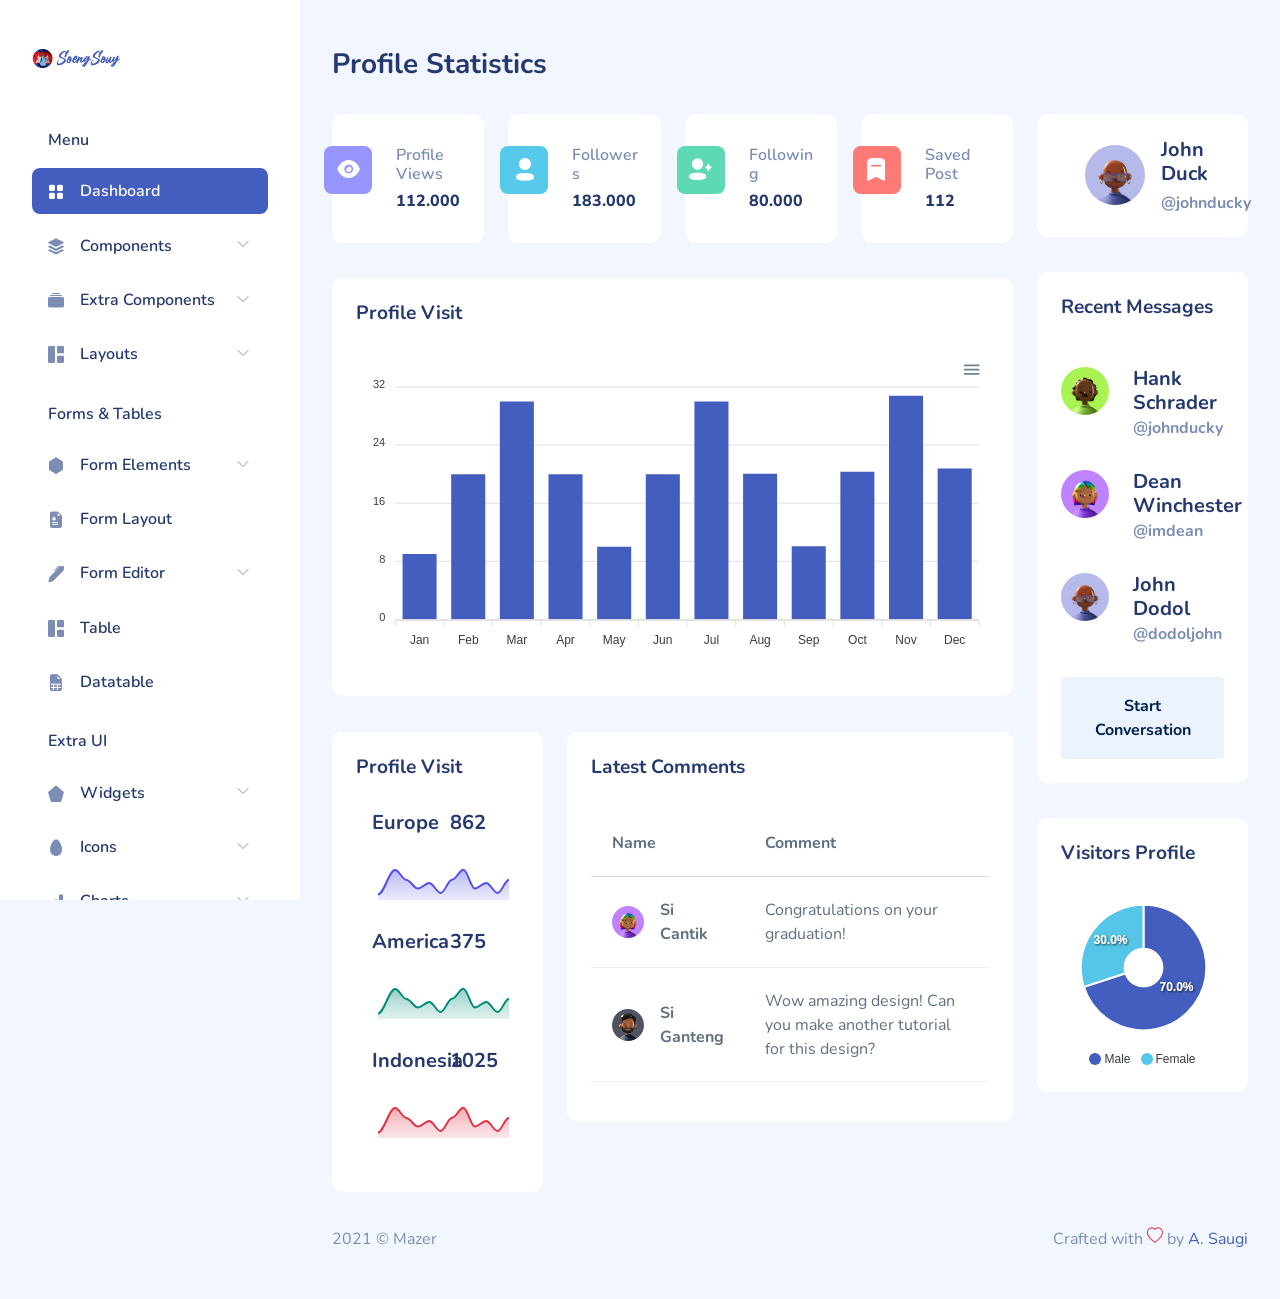
<file: public/assets/template/admin/index.html>
<!DOCTYPE html>
<html lang="en">

<head>
    <meta charset="UTF-8">
    <meta name="viewport" content="width=device-width, initial-scale=1.0">
    <title>Dashboard - Mazer Admin Dashboard</title>

    <link rel="preconnect" href="https://fonts.gstatic.com">
    <link href="https://fonts.googleapis.com/css2?family=Nunito:wght@300;400;600;700;800&display=swap" rel="stylesheet">
    <link rel="stylesheet" href="assets/css/bootstrap.css">

    <link rel="stylesheet" href="assets/vendors/iconly/bold.css">

    <link rel="stylesheet" href="assets/vendors/perfect-scrollbar/perfect-scrollbar.css">
    <link rel="stylesheet" href="assets/vendors/bootstrap-icons/bootstrap-icons.css">
    <link rel="stylesheet" href="assets/css/app.css">
    <link rel="shortcut icon" href="assets/images/favicon.svg" type="image/x-icon">
</head>

<body>
    <div id="app">
        <div id="sidebar" class="active">
            <div class="sidebar-wrapper active">
                <div class="sidebar-header">
                    <div class="d-flex justify-content-between">
                        <div class="logo">
                            <a href="index.html"><img src="assets/images/logo/logo.png" alt="Logo" srcset=""></a>
                        </div>
                        <div class="toggler">
                            <a href="#" class="sidebar-hide d-xl-none d-block"><i class="bi bi-x bi-middle"></i></a>
                        </div>
                    </div>
                </div>
                <div class="sidebar-menu">
                    <ul class="menu">
                        <li class="sidebar-title">Menu</li>

                        <li class="sidebar-item active ">
                            <a href="index.html" class='sidebar-link'>
                                <i class="bi bi-grid-fill"></i>
                                <span>Dashboard</span>
                            </a>
                        </li>

                        <li class="sidebar-item  has-sub">
                            <a href="#" class='sidebar-link'>
                                <i class="bi bi-stack"></i>
                                <span>Components</span>
                            </a>
                            <ul class="submenu ">
                                <li class="submenu-item ">
                                    <a href="component-alert.html">Alert</a>
                                </li>
                                <li class="submenu-item ">
                                    <a href="component-badge.html">Badge</a>
                                </li>
                                <li class="submenu-item ">
                                    <a href="component-breadcrumb.html">Breadcrumb</a>
                                </li>
                                <li class="submenu-item ">
                                    <a href="component-button.html">Button</a>
                                </li>
                                <li class="submenu-item ">
                                    <a href="component-card.html">Card</a>
                                </li>
                                <li class="submenu-item ">
                                    <a href="component-carousel.html">Carousel</a>
                                </li>
                                <li class="submenu-item ">
                                    <a href="component-dropdown.html">Dropdown</a>
                                </li>
                                <li class="submenu-item ">
                                    <a href="component-list-group.html">List Group</a>
                                </li>
                                <li class="submenu-item ">
                                    <a href="component-modal.html">Modal</a>
                                </li>
                                <li class="submenu-item ">
                                    <a href="component-navs.html">Navs</a>
                                </li>
                                <li class="submenu-item ">
                                    <a href="component-pagination.html">Pagination</a>
                                </li>
                                <li class="submenu-item ">
                                    <a href="component-progress.html">Progress</a>
                                </li>
                                <li class="submenu-item ">
                                    <a href="component-spinner.html">Spinner</a>
                                </li>
                                <li class="submenu-item ">
                                    <a href="component-tooltip.html">Tooltip</a>
                                </li>
                            </ul>
                        </li>

                        <li class="sidebar-item  has-sub">
                            <a href="#" class='sidebar-link'>
                                <i class="bi bi-collection-fill"></i>
                                <span>Extra Components</span>
                            </a>
                            <ul class="submenu ">
                                <li class="submenu-item ">
                                    <a href="extra-component-avatar.html">Avatar</a>
                                </li>
                                <li class="submenu-item ">
                                    <a href="extra-component-sweetalert.html">Sweet Alert</a>
                                </li>
                                <li class="submenu-item ">
                                    <a href="extra-component-toastify.html">Toastify</a>
                                </li>
                                <li class="submenu-item ">
                                    <a href="extra-component-rating.html">Rating</a>
                                </li>
                                <li class="submenu-item ">
                                    <a href="extra-component-divider.html">Divider</a>
                                </li>
                            </ul>
                        </li>

                        <li class="sidebar-item  has-sub">
                            <a href="#" class='sidebar-link'>
                                <i class="bi bi-grid-1x2-fill"></i>
                                <span>Layouts</span>
                            </a>
                            <ul class="submenu ">
                                <li class="submenu-item ">
                                    <a href="layout-default.html">Default Layout</a>
                                </li>
                                <li class="submenu-item ">
                                    <a href="layout-vertical-1-column.html">1 Column</a>
                                </li>
                                <li class="submenu-item ">
                                    <a href="layout-vertical-navbar.html">Vertical with Navbar</a>
                                </li>
                                <li class="submenu-item ">
                                    <a href="layout-horizontal.html">Horizontal Menu</a>
                                </li>
                            </ul>
                        </li>

                        <li class="sidebar-title">Forms &amp; Tables</li>

                        <li class="sidebar-item  has-sub">
                            <a href="#" class='sidebar-link'>
                                <i class="bi bi-hexagon-fill"></i>
                                <span>Form Elements</span>
                            </a>
                            <ul class="submenu ">
                                <li class="submenu-item ">
                                    <a href="form-element-input.html">Input</a>
                                </li>
                                <li class="submenu-item ">
                                    <a href="form-element-input-group.html">Input Group</a>
                                </li>
                                <li class="submenu-item ">
                                    <a href="form-element-select.html">Select</a>
                                </li>
                                <li class="submenu-item ">
                                    <a href="form-element-radio.html">Radio</a>
                                </li>
                                <li class="submenu-item ">
                                    <a href="form-element-checkbox.html">Checkbox</a>
                                </li>
                                <li class="submenu-item ">
                                    <a href="form-element-textarea.html">Textarea</a>
                                </li>
                            </ul>
                        </li>

                        <li class="sidebar-item  ">
                            <a href="form-layout.html" class='sidebar-link'>
                                <i class="bi bi-file-earmark-medical-fill"></i>
                                <span>Form Layout</span>
                            </a>
                        </li>

                        <li class="sidebar-item  has-sub">
                            <a href="#" class='sidebar-link'>
                                <i class="bi bi-pen-fill"></i>
                                <span>Form Editor</span>
                            </a>
                            <ul class="submenu ">
                                <li class="submenu-item ">
                                    <a href="form-editor-quill.html">Quill</a>
                                </li>
                                <li class="submenu-item ">
                                    <a href="form-editor-ckeditor.html">CKEditor</a>
                                </li>
                                <li class="submenu-item ">
                                    <a href="form-editor-summernote.html">Summernote</a>
                                </li>
                                <li class="submenu-item ">
                                    <a href="form-editor-tinymce.html">TinyMCE</a>
                                </li>
                            </ul>
                        </li>

                        <li class="sidebar-item  ">
                            <a href="table.html" class='sidebar-link'>
                                <i class="bi bi-grid-1x2-fill"></i>
                                <span>Table</span>
                            </a>
                        </li>

                        <li class="sidebar-item  ">
                            <a href="table-datatable.html" class='sidebar-link'>
                                <i class="bi bi-file-earmark-spreadsheet-fill"></i>
                                <span>Datatable</span>
                            </a>
                        </li>

                        <li class="sidebar-title">Extra UI</li>

                        <li class="sidebar-item  has-sub">
                            <a href="#" class='sidebar-link'>
                                <i class="bi bi-pentagon-fill"></i>
                                <span>Widgets</span>
                            </a>
                            <ul class="submenu ">
                                <li class="submenu-item ">
                                    <a href="ui-widgets-chatbox.html">Chatbox</a>
                                </li>
                                <li class="submenu-item ">
                                    <a href="ui-widgets-pricing.html">Pricing</a>
                                </li>
                                <li class="submenu-item ">
                                    <a href="ui-widgets-todolist.html">To-do List</a>
                                </li>
                            </ul>
                        </li>

                        <li class="sidebar-item  has-sub">
                            <a href="#" class='sidebar-link'>
                                <i class="bi bi-egg-fill"></i>
                                <span>Icons</span>
                            </a>
                            <ul class="submenu ">
                                <li class="submenu-item ">
                                    <a href="ui-icons-bootstrap-icons.html">Bootstrap Icons </a>
                                </li>
                                <li class="submenu-item ">
                                    <a href="ui-icons-fontawesome.html">Fontawesome</a>
                                </li>
                                <li class="submenu-item ">
                                    <a href="ui-icons-dripicons.html">Dripicons</a>
                                </li>
                            </ul>
                        </li>

                        <li class="sidebar-item  has-sub">
                            <a href="#" class='sidebar-link'>
                                <i class="bi bi-bar-chart-fill"></i>
                                <span>Charts</span>
                            </a>
                            <ul class="submenu ">
                                <li class="submenu-item ">
                                    <a href="ui-chart-chartjs.html">ChartJS</a>
                                </li>
                                <li class="submenu-item ">
                                    <a href="ui-chart-apexcharts.html">Apexcharts</a>
                                </li>
                            </ul>
                        </li>

                        <li class="sidebar-item  ">
                            <a href="ui-file-uploader.html" class='sidebar-link'>
                                <i class="bi bi-cloud-arrow-up-fill"></i>
                                <span>File Uploader</span>
                            </a>
                        </li>

                        <li class="sidebar-item  has-sub">
                            <a href="#" class='sidebar-link'>
                                <i class="bi bi-map-fill"></i>
                                <span>Maps</span>
                            </a>
                            <ul class="submenu ">
                                <li class="submenu-item ">
                                    <a href="ui-map-google-map.html">Google Map</a>
                                </li>
                                <li class="submenu-item ">
                                    <a href="ui-map-jsvectormap.html">JS Vector Map</a>
                                </li>
                            </ul>
                        </li>

                        <li class="sidebar-title">Pages</li>

                        <li class="sidebar-item  ">
                            <a href="application-email.html" class='sidebar-link'>
                                <i class="bi bi-envelope-fill"></i>
                                <span>Email Application</span>
                            </a>
                        </li>

                        <li class="sidebar-item  ">
                            <a href="application-chat.html" class='sidebar-link'>
                                <i class="bi bi-chat-dots-fill"></i>
                                <span>Chat Application</span>
                            </a>
                        </li>

                        <li class="sidebar-item  ">
                            <a href="application-gallery.html" class='sidebar-link'>
                                <i class="bi bi-image-fill"></i>
                                <span>Photo Gallery</span>
                            </a>
                        </li>

                        <li class="sidebar-item  ">
                            <a href="application-checkout.html" class='sidebar-link'>
                                <i class="bi bi-basket-fill"></i>
                                <span>Checkout Page</span>
                            </a>
                        </li>

                        <li class="sidebar-item  has-sub">
                            <a href="#" class='sidebar-link'>
                                <i class="bi bi-person-badge-fill"></i>
                                <span>Authentication</span>
                            </a>
                            <ul class="submenu ">
                                <li class="submenu-item ">
                                    <a href="auth-login.html">Login</a>
                                </li>
                                <li class="submenu-item ">
                                    <a href="auth-register.html">Register</a>
                                </li>
                                <li class="submenu-item ">
                                    <a href="auth-forgot-password.html">Forgot Password</a>
                                </li>
                            </ul>
                        </li>

                        <li class="sidebar-item  has-sub">
                            <a href="#" class='sidebar-link'>
                                <i class="bi bi-x-octagon-fill"></i>
                                <span>Errors</span>
                            </a>
                            <ul class="submenu ">
                                <li class="submenu-item ">
                                    <a href="error-403.html">403</a>
                                </li>
                                <li class="submenu-item ">
                                    <a href="error-404.html">404</a>
                                </li>
                                <li class="submenu-item ">
                                    <a href="error-500.html">500</a>
                                </li>
                            </ul>
                        </li>

                        <li class="sidebar-title">Raise Support</li>

                        <li class="sidebar-item  ">
                            <a href="https://zuramai.github.io/mazer/docs" class='sidebar-link'>
                                <i class="bi bi-life-preserver"></i>
                                <span>Documentation</span>
                            </a>
                        </li>

                        <li class="sidebar-item  ">
                            <a href="https://github.com/zuramai/mazer/blob/main/CONTRIBUTING.md" class='sidebar-link'>
                                <i class="bi bi-puzzle"></i>
                                <span>Contribute</span>
                            </a>
                        </li>

                        <li class="sidebar-item  ">
                            <a href="https://github.com/zuramai/mazer#donate" class='sidebar-link'>
                                <i class="bi bi-cash"></i>
                                <span>Donate</span>
                            </a>
                        </li>

                    </ul>
                </div>
                <button class="sidebar-toggler btn x"><i data-feather="x"></i></button>
            </div>
        </div>
        <div id="main">
            <header class="mb-3">
                <a href="#" class="burger-btn d-block d-xl-none">
                    <i class="bi bi-justify fs-3"></i>
                </a>
            </header>

            <div class="page-heading">
                <h3>Profile Statistics</h3>
            </div>
            <div class="page-content">
                <section class="row">
                    <div class="col-12 col-lg-9">
                        <div class="row">
                            <div class="col-6 col-lg-3 col-md-6">
                                <div class="card">
                                    <div class="card-body px-3 py-4-5">
                                        <div class="row">
                                            <div class="col-md-4">
                                                <div class="stats-icon purple">
                                                    <i class="iconly-boldShow"></i>
                                                </div>
                                            </div>
                                            <div class="col-md-8">
                                                <h6 class="text-muted font-semibold">Profile Views</h6>
                                                <h6 class="font-extrabold mb-0">112.000</h6>
                                            </div>
                                        </div>
                                    </div>
                                </div>
                            </div>
                            <div class="col-6 col-lg-3 col-md-6">
                                <div class="card">
                                    <div class="card-body px-3 py-4-5">
                                        <div class="row">
                                            <div class="col-md-4">
                                                <div class="stats-icon blue">
                                                    <i class="iconly-boldProfile"></i>
                                                </div>
                                            </div>
                                            <div class="col-md-8">
                                                <h6 class="text-muted font-semibold">Followers</h6>
                                                <h6 class="font-extrabold mb-0">183.000</h6>
                                            </div>
                                        </div>
                                    </div>
                                </div>
                            </div>
                            <div class="col-6 col-lg-3 col-md-6">
                                <div class="card">
                                    <div class="card-body px-3 py-4-5">
                                        <div class="row">
                                            <div class="col-md-4">
                                                <div class="stats-icon green">
                                                    <i class="iconly-boldAdd-User"></i>
                                                </div>
                                            </div>
                                            <div class="col-md-8">
                                                <h6 class="text-muted font-semibold">Following</h6>
                                                <h6 class="font-extrabold mb-0">80.000</h6>
                                            </div>
                                        </div>
                                    </div>
                                </div>
                            </div>
                            <div class="col-6 col-lg-3 col-md-6">
                                <div class="card">
                                    <div class="card-body px-3 py-4-5">
                                        <div class="row">
                                            <div class="col-md-4">
                                                <div class="stats-icon red">
                                                    <i class="iconly-boldBookmark"></i>
                                                </div>
                                            </div>
                                            <div class="col-md-8">
                                                <h6 class="text-muted font-semibold">Saved Post</h6>
                                                <h6 class="font-extrabold mb-0">112</h6>
                                            </div>
                                        </div>
                                    </div>
                                </div>
                            </div>
                        </div>
                        <div class="row">
                            <div class="col-12">
                                <div class="card">
                                    <div class="card-header">
                                        <h4>Profile Visit</h4>
                                    </div>
                                    <div class="card-body">
                                        <div id="chart-profile-visit"></div>
                                    </div>
                                </div>
                            </div>
                        </div>
                        <div class="row">
                            <div class="col-12 col-xl-4">
                                <div class="card">
                                    <div class="card-header">
                                        <h4>Profile Visit</h4>
                                    </div>
                                    <div class="card-body">
                                        <div class="row">
                                            <div class="col-6">
                                                <div class="d-flex align-items-center">
                                                    <svg class="bi text-primary" width="32" height="32" fill="blue"
                                                        style="width:10px">
                                                        <use
                                                            xlink:href="assets/vendors/bootstrap-icons/bootstrap-icons.svg#circle-fill" />
                                                    </svg>
                                                    <h5 class="mb-0 ms-3">Europe</h5>
                                                </div>
                                            </div>
                                            <div class="col-6">
                                                <h5 class="mb-0">862</h5>
                                            </div>
                                            <div class="col-12">
                                                <div id="chart-europe"></div>
                                            </div>
                                        </div>
                                        <div class="row">
                                            <div class="col-6">
                                                <div class="d-flex align-items-center">
                                                    <svg class="bi text-success" width="32" height="32" fill="blue"
                                                        style="width:10px">
                                                        <use
                                                            xlink:href="assets/vendors/bootstrap-icons/bootstrap-icons.svg#circle-fill" />
                                                    </svg>
                                                    <h5 class="mb-0 ms-3">America</h5>
                                                </div>
                                            </div>
                                            <div class="col-6">
                                                <h5 class="mb-0">375</h5>
                                            </div>
                                            <div class="col-12">
                                                <div id="chart-america"></div>
                                            </div>
                                        </div>
                                        <div class="row">
                                            <div class="col-6">
                                                <div class="d-flex align-items-center">
                                                    <svg class="bi text-danger" width="32" height="32" fill="blue"
                                                        style="width:10px">
                                                        <use
                                                            xlink:href="assets/vendors/bootstrap-icons/bootstrap-icons.svg#circle-fill" />
                                                    </svg>
                                                    <h5 class="mb-0 ms-3">Indonesia</h5>
                                                </div>
                                            </div>
                                            <div class="col-6">
                                                <h5 class="mb-0">1025</h5>
                                            </div>
                                            <div class="col-12">
                                                <div id="chart-indonesia"></div>
                                            </div>
                                        </div>
                                    </div>
                                </div>
                            </div>
                            <div class="col-12 col-xl-8">
                                <div class="card">
                                    <div class="card-header">
                                        <h4>Latest Comments</h4>
                                    </div>
                                    <div class="card-body">
                                        <div class="table-responsive">
                                            <table class="table table-hover table-lg">
                                                <thead>
                                                    <tr>
                                                        <th>Name</th>
                                                        <th>Comment</th>
                                                    </tr>
                                                </thead>
                                                <tbody>
                                                    <tr>
                                                        <td class="col-3">
                                                            <div class="d-flex align-items-center">
                                                                <div class="avatar avatar-md">
                                                                    <img src="assets/images/faces/5.jpg">
                                                                </div>
                                                                <p class="font-bold ms-3 mb-0">Si Cantik</p>
                                                            </div>
                                                        </td>
                                                        <td class="col-auto">
                                                            <p class=" mb-0">Congratulations on your graduation!</p>
                                                        </td>
                                                    </tr>
                                                    <tr>
                                                        <td class="col-3">
                                                            <div class="d-flex align-items-center">
                                                                <div class="avatar avatar-md">
                                                                    <img src="assets/images/faces/2.jpg">
                                                                </div>
                                                                <p class="font-bold ms-3 mb-0">Si Ganteng</p>
                                                            </div>
                                                        </td>
                                                        <td class="col-auto">
                                                            <p class=" mb-0">Wow amazing design! Can you make another
                                                                tutorial for
                                                                this design?</p>
                                                        </td>
                                                    </tr>
                                                </tbody>
                                            </table>
                                        </div>
                                    </div>
                                </div>
                            </div>
                        </div>
                    </div>
                    <div class="col-12 col-lg-3">
                        <div class="card">
                            <div class="card-body py-4 px-5">
                                <div class="d-flex align-items-center">
                                    <div class="avatar avatar-xl">
                                        <img src="assets/images/faces/1.jpg" alt="Face 1">
                                    </div>
                                    <div class="ms-3 name">
                                        <h5 class="font-bold">John Duck</h5>
                                        <h6 class="text-muted mb-0">@johnducky</h6>
                                    </div>
                                </div>
                            </div>
                        </div>
                        <div class="card">
                            <div class="card-header">
                                <h4>Recent Messages</h4>
                            </div>
                            <div class="card-content pb-4">
                                <div class="recent-message d-flex px-4 py-3">
                                    <div class="avatar avatar-lg">
                                        <img src="assets/images/faces/4.jpg">
                                    </div>
                                    <div class="name ms-4">
                                        <h5 class="mb-1">Hank Schrader</h5>
                                        <h6 class="text-muted mb-0">@johnducky</h6>
                                    </div>
                                </div>
                                <div class="recent-message d-flex px-4 py-3">
                                    <div class="avatar avatar-lg">
                                        <img src="assets/images/faces/5.jpg">
                                    </div>
                                    <div class="name ms-4">
                                        <h5 class="mb-1">Dean Winchester</h5>
                                        <h6 class="text-muted mb-0">@imdean</h6>
                                    </div>
                                </div>
                                <div class="recent-message d-flex px-4 py-3">
                                    <div class="avatar avatar-lg">
                                        <img src="assets/images/faces/1.jpg">
                                    </div>
                                    <div class="name ms-4">
                                        <h5 class="mb-1">John Dodol</h5>
                                        <h6 class="text-muted mb-0">@dodoljohn</h6>
                                    </div>
                                </div>
                                <div class="px-4">
                                    <button class='btn btn-block btn-xl btn-light-primary font-bold mt-3'>Start
                                        Conversation</button>
                                </div>
                            </div>
                        </div>
                        <div class="card">
                            <div class="card-header">
                                <h4>Visitors Profile</h4>
                            </div>
                            <div class="card-body">
                                <div id="chart-visitors-profile"></div>
                            </div>
                        </div>
                    </div>
                </section>
            </div>

            <footer>
                <div class="footer clearfix mb-0 text-muted">
                    <div class="float-start">
                        <p>2021 &copy; Mazer</p>
                    </div>
                    <div class="float-end">
                        <p>Crafted with <span class="text-danger"><i class="bi bi-heart"></i></span> by <a
                                href="http://ahmadsaugi.com">A. Saugi</a></p>
                    </div>
                </div>
            </footer>
        </div>
    </div>
    <script src="assets/vendors/perfect-scrollbar/perfect-scrollbar.min.js"></script>
    <script src="assets/js/bootstrap.bundle.min.js"></script>

    <script src="assets/vendors/apexcharts/apexcharts.js"></script>
    <script src="assets/js/pages/dashboard.js"></script>

    <script src="assets/js/main.js"></script>
</body>

</html>
</file>
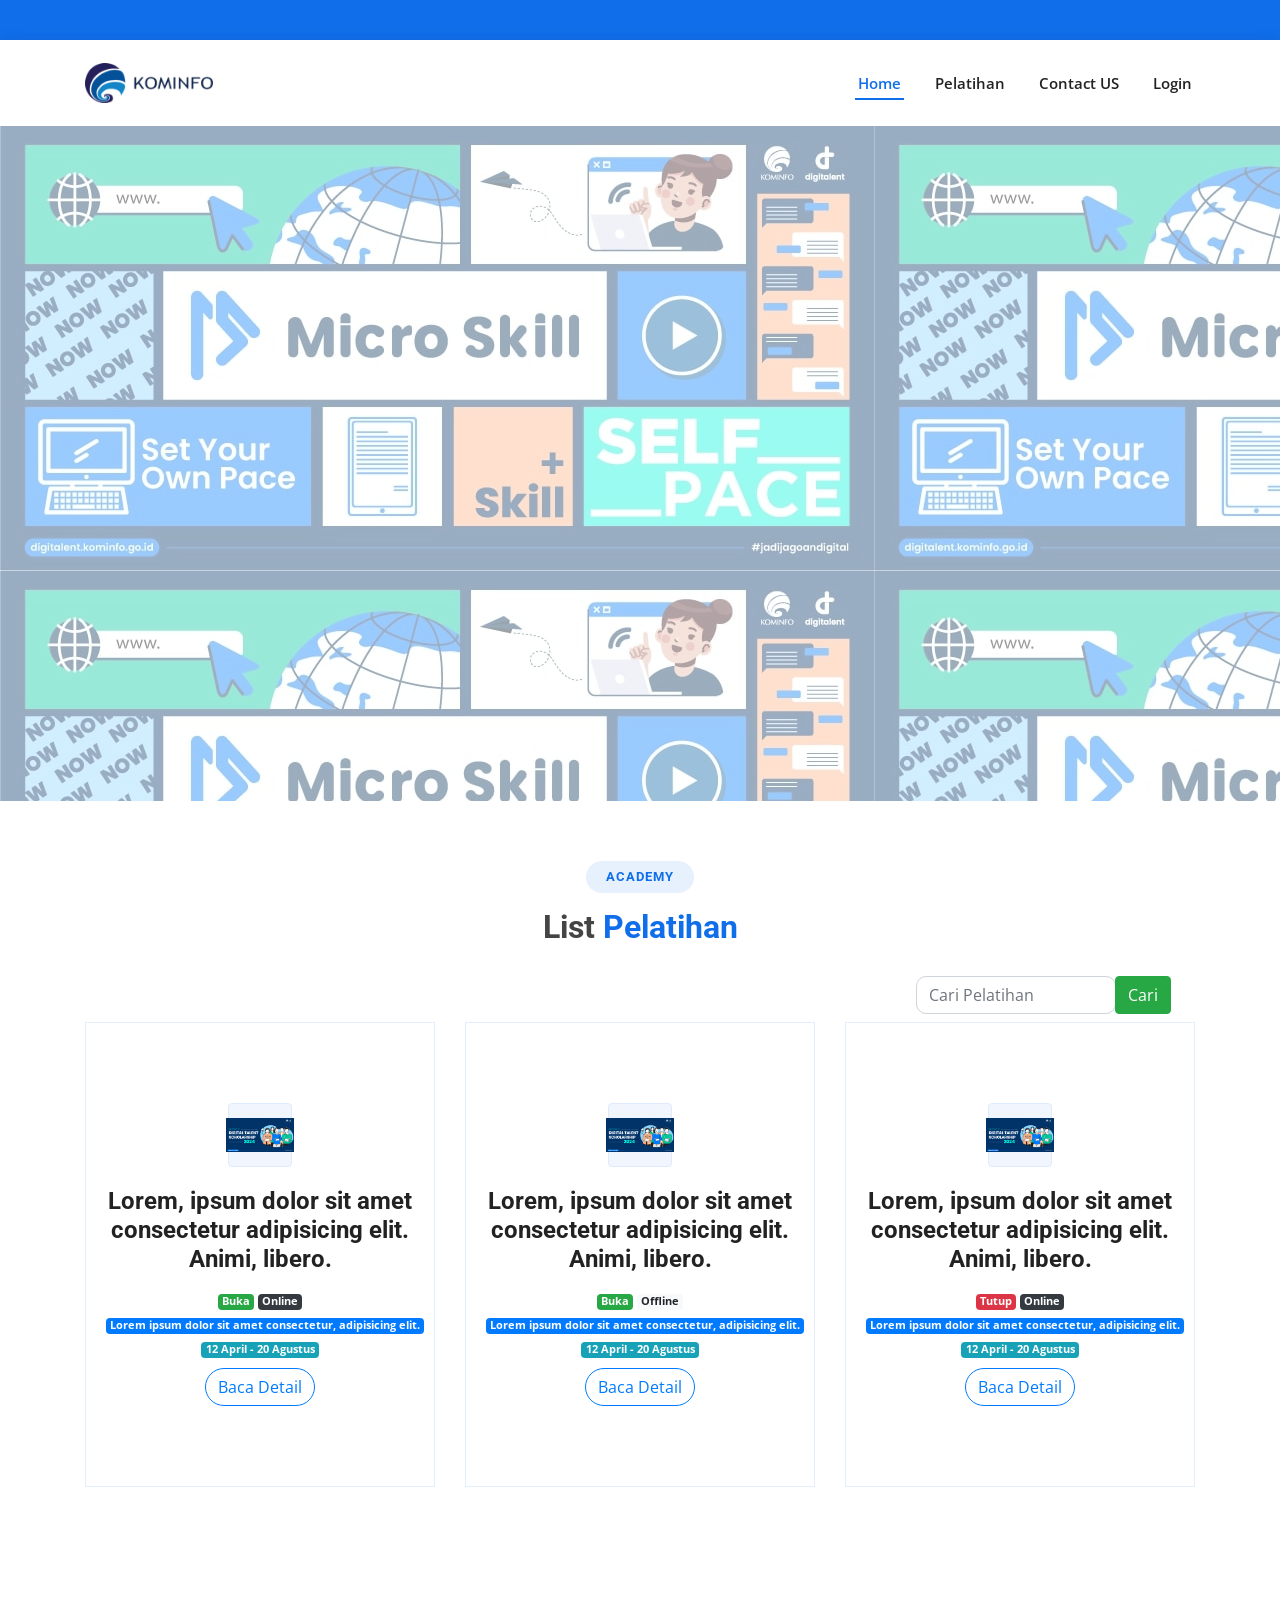
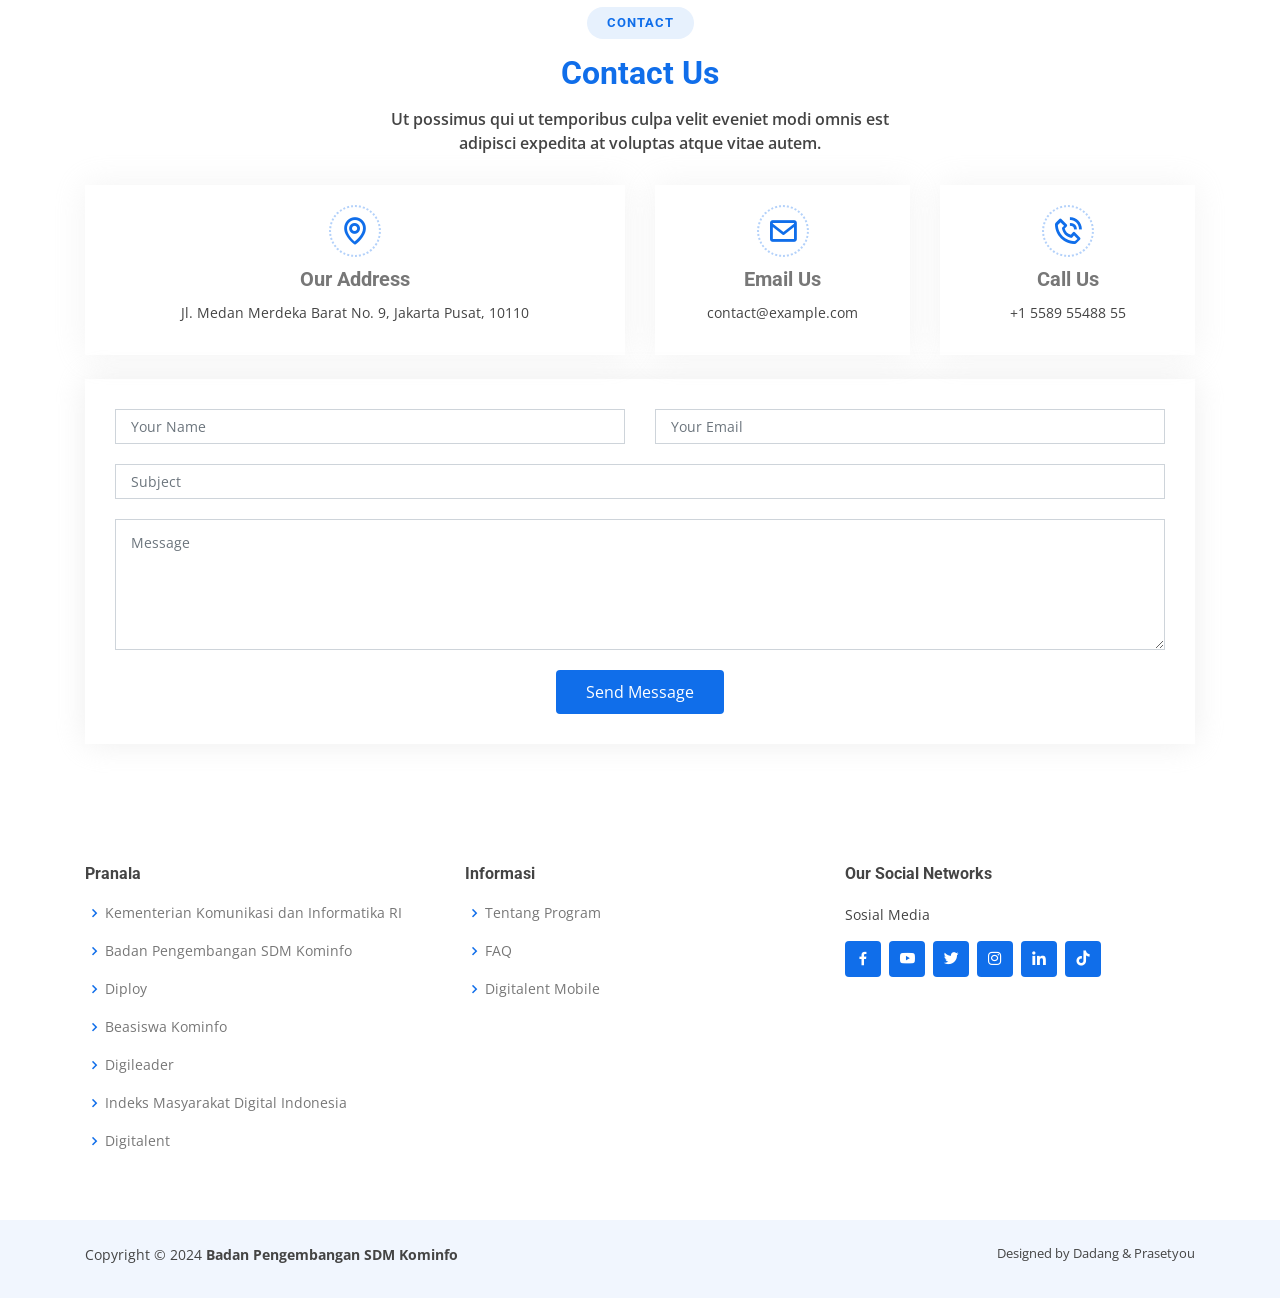
<file: public/assets/template/user/index.html>
<!DOCTYPE html>
<html lang="en">

<head>
  <meta charset="utf-8">
  <meta content="width=device-width, initial-scale=1.0" name="viewport">

  <title>BizLand Bootstrap Template - Index</title>
  <meta content="" name="description">
  <meta content="" name="keywords">

  <!-- Favicons -->
  <link href="assets/img/favicon.png" rel="icon">
  <link href="assets/img/apple-touch-icon.png" rel="apple-touch-icon">

  <!-- Google Fonts -->
  <link href="https://fonts.googleapis.com/css?family=Open+Sans:300,300i,400,400i,600,600i,700,700i|Roboto:300,300i,400,400i,500,500i,600,600i,700,700i|Poppins:300,300i,400,400i,500,500i,600,600i,700,700i" rel="stylesheet">

  <!-- Vendor CSS Files -->
  <link href="assets/vendor/aos/aos.css" rel="stylesheet">
  <link href="assets/vendor/bootstrap/css/bootstrap.min.css" rel="stylesheet">
  <link rel="stylesheet" href="https://cdn.jsdelivr.net/npm/bootstrap@4.6.2/dist/css/bootstrap.min.css" integrity="sha384-xOolHFLEh07PJGoPkLv1IbcEPTNtaed2xpHsD9ESMhqIYd0nLMwNLD69Npy4HI+N" crossorigin="anonymous">
  <link href="assets/vendor/bootstrap-icons/bootstrap-icons.css" rel="stylesheet">
  <link href="assets/vendor/boxicons/css/boxicons.min.css" rel="stylesheet">
  <link href="assets/vendor/glightbox/css/glightbox.min.css" rel="stylesheet">
  <link href="assets/vendor/swiper/swiper-bundle.min.css" rel="stylesheet">

  <!-- Template Main CSS File -->
  <link href="assets/css/style.css" rel="stylesheet">

</head>
<style>
  #hero{
    background: url("assets/kominfo/carousel\ 1.jpg") top left;
  }
</style>

<body>

  <!-- ======= Top Bar ======= -->
  <section id="topbar" class="d-flex align-items-center">
    <div class="container w-100 p-2">
      <div class="contact-info d-flex align-items-center justify-content-center">
        <!-- <div class="input-group d-flex justify-content-center px-4">
          <input type="text" class="form-control" style="width: 45%; border-radius: 10px;" placeholder="Cari Pelatihan" aria-label="" aria-describedby="basic-addon2">
          <div class="input-group-append">
            <button class="btn btn-success rounded" style="border-radius: 10px;" type="button">Cari</button>
          </div>
        </div> -->
      </div>
    </div>
  </section>

  <!-- ======= Header ======= -->
  <header id="header" class="d-flex align-items-center">
    <div class="container d-flex align-items-center justify-content-between">

      <a href="index.html" class="logo"><img src="assets/kominfo/download (1).png" alt=""></a>

      <nav id="navbar" class="navbar">
        <ul>
          <li><a class="nav-link scrollto active" href="#hero">Home</a></li>
          <li><a class="nav-link scrollto" href="">Pelatihan</a></li>
          <li><a class="nav-link scrollto" href="#contact">Contact US</a></li>
          <li><a class="nav-link scrollto" href="">Login</a></li>
        </ul>
        <i class="bi bi-list mobile-nav-toggle"></i>
      </nav><!-- .navbar -->

    </div>
  </header><!-- End Header -->

  <!-- ======= Hero Section ======= -->
  <section id="hero" class="d-flex align-items-center">
    <div class="container" data-aos="zoom-out" data-aos-delay="100">

      <div class="d-flex">
      </div>
    </div>
  </section><!-- End Hero -->

  <main id="main">

    <!-- ======= Services Section ======= -->
    <section id="services" class="services">
      <div class="container" data-aos="fade-up">

        <div class="section-title">
          <h2>Academy</h2>
          <h3>List <span>Pelatihan</span></h3>
        </div>

        <div class="row mb-2">
          <div class="col-lg-12">
            <div class="input-group d-flex justify-content-end px-4">
              <input type="text" class="form-control" style="max-width: 200px; border-radius: 10px;" placeholder="Cari Pelatihan" aria-label="" aria-describedby="basic-addon2">
              <div class="input-group-append">
                <button class="btn btn-success rounded" style="border-radius: 10px;" type="button">Cari</button>
              </div>
            </div>
          </div>
        </div>
        <div class="row">

          <div class="col-lg-4 col-md-6 d-flex align-items-stretch" data-aos="zoom-in" data-aos-delay="100">
            <div class="icon-box w-100">
              <div class="icon">
                <img src="assets/kominfo/c.png" style="max-width: 4.2rem;max-height: 4.2rem;" alt="">
              </div>
              <h4><a href="">Lorem, ipsum dolor sit amet consectetur adipisicing elit. Animi, libero.</a></h4>
              <p>
                <span class="badge badge-success">Buka</span>
                <span class="badge badge-dark">Online</span>
                <span class="badge badge-primary">Lorem ipsum dolor sit amet consectetur, adipisicing elit.</span>
                <span class="badge badge-info">12 April - 20 Agustus</span>
              </p>
              <p>
                <a href="single.html" class="btn btn-outline-primary rounded-pill mt-2">Baca Detail</a>
              </p>
            </div>
          </div>

          <div class="col-lg-4 col-md-6 d-flex align-items-stretch" data-aos="zoom-in" data-aos-delay="100">
            <div class="icon-box w-100">
              <div class="icon">
                <img src="assets/kominfo/c.png" style="max-width: 4.2rem;max-height: 4.2rem;" alt="">
              </div>
              <h4><a href="">Lorem, ipsum dolor sit amet consectetur adipisicing elit. Animi, libero.</a></h4>
              <p>
                <span class="badge badge-success">Buka</span>
                <span class="badge badge-light">Offline</span>
                <span class="badge badge-primary">Lorem ipsum dolor sit amet consectetur, adipisicing elit.</span>
                <span class="badge badge-info">12 April - 20 Agustus</span>
              </p>
              <p>
                <a href="single.html" class="btn btn-outline-primary rounded-pill mt-2">Baca Detail</a>
              </p>
            </div>
          </div>

          <div class="col-lg-4 col-md-6 d-flex align-items-stretch" data-aos="zoom-in" data-aos-delay="100">
            <div class="icon-box w-100">
              <div class="icon">
                <img src="assets/kominfo/c.png" style="max-width: 4.2rem;max-height: 4.2rem;" alt="">
              </div>
              <h4><a href="">Lorem, ipsum dolor sit amet consectetur adipisicing elit. Animi, libero.</a></h4>
              <p>
                <span class="badge badge-danger">Tutup</span>
                <span class="badge badge-dark">Online</span>
                <span class="badge badge-primary">Lorem ipsum dolor sit amet consectetur, adipisicing elit.</span>
                <span class="badge badge-info">12 April - 20 Agustus</span>
              </p>
              <p>
                <a href="single.html" class="btn btn-outline-primary rounded-pill mt-2">Baca Detail</a>
              </p>
            </div>
          </div>


        </div>

      </div>
    </section><!-- End Services Section -->

    <!-- ======= Contact Section ======= -->
    <section id="contact" class="contact">
      <div class="container" data-aos="fade-up">

        <div class="section-title">
          <h2>Contact</h2>
          <h3><span>Contact Us</span></h3>
          <p>Ut possimus qui ut temporibus culpa velit eveniet modi omnis est adipisci expedita at voluptas atque vitae autem.</p>
        </div>

        <div class="row" data-aos="fade-up" data-aos-delay="100">
          <div class="col-lg-6">
            <div class="info-box mb-4">
              <i class="bx bx-map"></i>
              <h3>Our Address</h3>
              <p>Jl. Medan Merdeka Barat No. 9, Jakarta Pusat, 10110</p>
            </div>
          </div>

          <div class="col-lg-3 col-md-6">
            <div class="info-box  mb-4">
              <i class="bx bx-envelope"></i>
              <h3>Email Us</h3>
              <p>contact@example.com</p>
            </div>
          </div>

          <div class="col-lg-3 col-md-6">
            <div class="info-box  mb-4">
              <i class="bx bx-phone-call"></i>
              <h3>Call Us</h3>
              <p>+1 5589 55488 55</p>
            </div>
          </div>

        </div>

        <div class="row" data-aos="fade-up" data-aos-delay="100">

          <div class="col-lg-12">
            <form action="forms/contact.php" method="post" role="form" class="php-email-form">
              <div class="row">
                <div class="col form-group">
                  <input type="text" name="name" class="form-control" id="name" placeholder="Your Name" required>
                </div>
                <div class="col form-group">
                  <input type="email" class="form-control" name="email" id="email" placeholder="Your Email" required>
                </div>
              </div>
              <div class="form-group">
                <input type="text" class="form-control" name="subject" id="subject" placeholder="Subject" required>
              </div>
              <div class="form-group">
                <textarea class="form-control" name="message" rows="5" placeholder="Message" required></textarea>
              </div>
              <div class="my-3">
                <div class="loading">Loading</div>
                <div class="error-message"></div>
                <div class="sent-message">Your message has been sent. Thank you!</div>
              </div>
              <div class="text-center"><button type="submit">Send Message</button></div>
            </form>
          </div>

        </div>

      </div>
    </section><!-- End Contact Section -->

  </main><!-- End #main -->

  <!-- ======= Footer ======= -->
  <footer id="footer">

    <div class="footer-top">
      <div class="container">
        <div class="row">

          <div class="col-lg-4 col-md-6 footer-links">
            <h4>Pranala</h4>
            <ul>
              <li><i class="bx bx-chevron-right"></i> <a href="#">Kementerian Komunikasi dan Informatika RI</a></li>
              <li><i class="bx bx-chevron-right"></i> <a href="#">Badan Pengembangan SDM Kominfo</a></li>
              <li><i class="bx bx-chevron-right"></i> <a href="#">Diploy</a></li>
              <li><i class="bx bx-chevron-right"></i> <a href="#">Beasiswa Kominfo</a></li>
              <li><i class="bx bx-chevron-right"></i> <a href="#">Digileader</a></li>
              <li><i class="bx bx-chevron-right"></i> <a href="#">Indeks Masyarakat Digital Indonesia</a></li>
              <li><i class="bx bx-chevron-right"></i> <a href="#">Digitalent</a></li>
            </ul>
          </div>

          <div class="col-lg-4 col-md-6 footer-links">
            <h4>Informasi</h4>
            <ul>
              <li><i class="bx bx-chevron-right"></i> <a href="#">Tentang Program</a></li>
              <li><i class="bx bx-chevron-right"></i> <a href="#">FAQ</a></li>
              <li><i class="bx bx-chevron-right"></i> <a href="#">Digitalent Mobile</a></li>
            </ul>
          </div>

          <div class="col-lg-4 col-md-6 footer-links">
            <h4>Our Social Networks</h4>
            <p>Sosial Media</p>
            <div class="social-links mt-3">
              <a href="#" class="facebook"><i class="bx bxl-facebook"></i></a>
              <a href="#" class="google-plus"><i class="bx bxl-youtube"></i></a>
              <a href="#" class="twitter"><i class="bx bxl-twitter"></i></a>
              <a href="#" class="instagram"><i class="bx bxl-instagram"></i></a>
              <a href="#" class="linkedin"><i class="bx bxl-linkedin"></i></a>
              <a href="#" class="twitter"><i class="bx bxl-tiktok"></i></a>
            </div>
          </div>

        </div>
      </div>
    </div>

    <div class="container py-4">
      <div class="copyright">
        Copyright &copy; 2024<strong><span> Badan Pengembangan SDM Kominfo</span></strong>
      </div>
      <div class="credits">        
        Designed by Dadang & Prasetyou
      </div>
    </div>
  </footer><!-- End Footer -->

  <div id="preloader"></div>
  <a href="#" class="back-to-top d-flex align-items-center justify-content-center"><i class="bi bi-arrow-up-short"></i></a>

  <!-- Vendor JS Files -->
  <script src="assets/vendor/purecounter/purecounter_vanilla.js"></script>
  <script src="assets/vendor/aos/aos.js"></script>
  <script src="assets/vendor/bootstrap/js/bootstrap.bundle.min.js"></script>
  <script src="https://cdn.jsdelivr.net/npm/bootstrap@4.6.2/dist/js/bootstrap.min.js" integrity="sha384-+sLIOodYLS7CIrQpBjl+C7nPvqq+FbNUBDunl/OZv93DB7Ln/533i8e/mZXLi/P+" crossorigin="anonymous"></script>
  <script src="assets/vendor/glightbox/js/glightbox.min.js"></script>
  <script src="assets/vendor/isotope-layout/isotope.pkgd.min.js"></script>
  <script src="assets/vendor/swiper/swiper-bundle.min.js"></script>
  <script src="assets/vendor/waypoints/noframework.waypoints.js"></script>
  <script src="assets/vendor/php-email-form/validate.js"></script>

  <!-- Template Main JS File -->
  <script src="assets/js/main.js"></script>

</body>

</html>
</file>
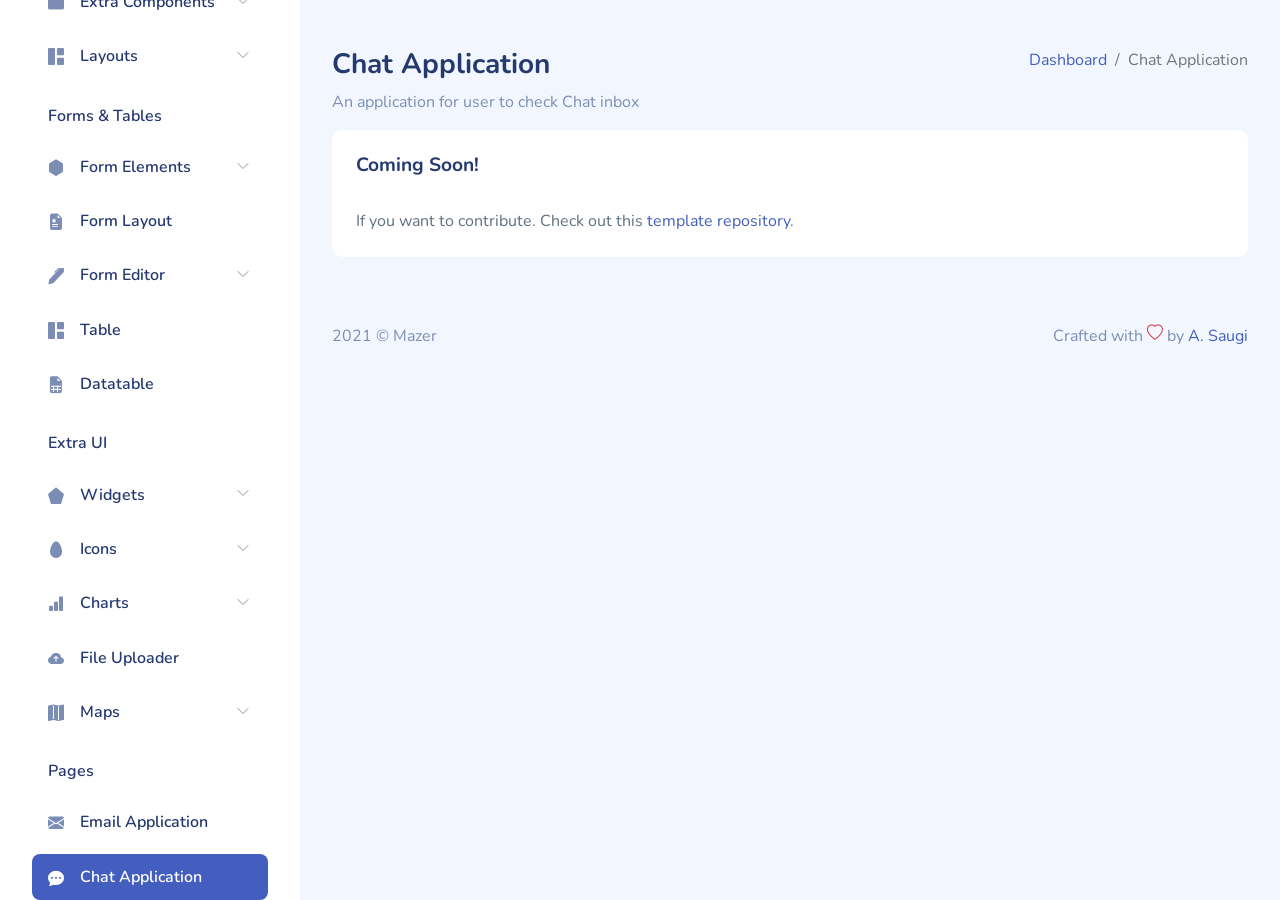
<file: public/assets/template/admin/application-chat.html>
<!DOCTYPE html>
<html lang="en">

<head>
    <meta charset="UTF-8">
    <meta name="viewport" content="width=device-width, initial-scale=1.0">
    <title>Chat Application - Mazer Admin Dashboard</title>
    
    <link rel="preconnect" href="https://fonts.gstatic.com">
    <link href="https://fonts.googleapis.com/css2?family=Nunito:wght@300;400;600;700;800&display=swap" rel="stylesheet">
    <link rel="stylesheet" href="assets/css/bootstrap.css">
    
    <link rel="stylesheet" href="assets/vendors/perfect-scrollbar/perfect-scrollbar.css">
    <link rel="stylesheet" href="assets/vendors/bootstrap-icons/bootstrap-icons.css">
    <link rel="stylesheet" href="assets/css/app.css">
    <link rel="shortcut icon" href="assets/images/favicon.svg" type="image/x-icon">
</head>

<body>
    <div id="app">
        <div id="sidebar" class="active">
            <div class="sidebar-wrapper active">
    <div class="sidebar-header">
        <div class="d-flex justify-content-between">
            <div class="logo">
                <a href="index.html"><img src="assets/images/logo/logo.png" alt="Logo" srcset=""></a>
            </div>
            <div class="toggler">
                <a href="#" class="sidebar-hide d-xl-none d-block"><i class="bi bi-x bi-middle"></i></a>
            </div>
        </div>
    </div>
    <div class="sidebar-menu">
        <ul class="menu">
            <li class="sidebar-title">Menu</li>
            
            <li class="sidebar-item  ">
                <a href="index.html" class='sidebar-link'>
                    <i class="bi bi-grid-fill"></i>
                    <span>Dashboard</span>
                </a>
            </li>
            
            <li class="sidebar-item  has-sub">
                <a href="#" class='sidebar-link'>
                    <i class="bi bi-stack"></i>
                    <span>Components</span>
                </a>
                <ul class="submenu ">
                    <li class="submenu-item ">
                        <a href="component-alert.html">Alert</a>
                    </li>
                    <li class="submenu-item ">
                        <a href="component-badge.html">Badge</a>
                    </li>
                    <li class="submenu-item ">
                        <a href="component-breadcrumb.html">Breadcrumb</a>
                    </li>
                    <li class="submenu-item ">
                        <a href="component-button.html">Button</a>
                    </li>
                    <li class="submenu-item ">
                        <a href="component-card.html">Card</a>
                    </li>
                    <li class="submenu-item ">
                        <a href="component-carousel.html">Carousel</a>
                    </li>
                    <li class="submenu-item ">
                        <a href="component-dropdown.html">Dropdown</a>
                    </li>
                    <li class="submenu-item ">
                        <a href="component-list-group.html">List Group</a>
                    </li>
                    <li class="submenu-item ">
                        <a href="component-modal.html">Modal</a>
                    </li>
                    <li class="submenu-item ">
                        <a href="component-navs.html">Navs</a>
                    </li>
                    <li class="submenu-item ">
                        <a href="component-pagination.html">Pagination</a>
                    </li>
                    <li class="submenu-item ">
                        <a href="component-progress.html">Progress</a>
                    </li>
                    <li class="submenu-item ">
                        <a href="component-spinner.html">Spinner</a>
                    </li>
                    <li class="submenu-item ">
                        <a href="component-tooltip.html">Tooltip</a>
                    </li>
                </ul>
            </li>
            
            <li class="sidebar-item  has-sub">
                <a href="#" class='sidebar-link'>
                    <i class="bi bi-collection-fill"></i>
                    <span>Extra Components</span>
                </a>
                <ul class="submenu ">
                    <li class="submenu-item ">
                        <a href="extra-component-avatar.html">Avatar</a>
                    </li>
                    <li class="submenu-item ">
                        <a href="extra-component-sweetalert.html">Sweet Alert</a>
                    </li>
                    <li class="submenu-item ">
                        <a href="extra-component-toastify.html">Toastify</a>
                    </li>
                    <li class="submenu-item ">
                        <a href="extra-component-rating.html">Rating</a>
                    </li>
                    <li class="submenu-item ">
                        <a href="extra-component-divider.html">Divider</a>
                    </li>
                </ul>
            </li>
            
            <li class="sidebar-item  has-sub">
                <a href="#" class='sidebar-link'>
                    <i class="bi bi-grid-1x2-fill"></i>
                    <span>Layouts</span>
                </a>
                <ul class="submenu ">
                    <li class="submenu-item ">
                        <a href="layout-default.html">Default Layout</a>
                    </li>
                    <li class="submenu-item ">
                        <a href="layout-vertical-1-column.html">1 Column</a>
                    </li>
                    <li class="submenu-item ">
                        <a href="layout-vertical-navbar.html">Vertical with Navbar</a>
                    </li>
                    <li class="submenu-item ">
                        <a href="layout-horizontal.html">Horizontal Menu</a>
                    </li>
                </ul>
            </li>
            
            <li class="sidebar-title">Forms &amp; Tables</li>
            
            <li class="sidebar-item  has-sub">
                <a href="#" class='sidebar-link'>
                    <i class="bi bi-hexagon-fill"></i>
                    <span>Form Elements</span>
                </a>
                <ul class="submenu ">
                    <li class="submenu-item ">
                        <a href="form-element-input.html">Input</a>
                    </li>
                    <li class="submenu-item ">
                        <a href="form-element-input-group.html">Input Group</a>
                    </li>
                    <li class="submenu-item ">
                        <a href="form-element-select.html">Select</a>
                    </li>
                    <li class="submenu-item ">
                        <a href="form-element-radio.html">Radio</a>
                    </li>
                    <li class="submenu-item ">
                        <a href="form-element-checkbox.html">Checkbox</a>
                    </li>
                    <li class="submenu-item ">
                        <a href="form-element-textarea.html">Textarea</a>
                    </li>
                </ul>
            </li>
            
            <li class="sidebar-item  ">
                <a href="form-layout.html" class='sidebar-link'>
                    <i class="bi bi-file-earmark-medical-fill"></i>
                    <span>Form Layout</span>
                </a>
            </li>
            
            <li class="sidebar-item  has-sub">
                <a href="#" class='sidebar-link'>
                    <i class="bi bi-pen-fill"></i>
                    <span>Form Editor</span>
                </a>
                <ul class="submenu ">
                    <li class="submenu-item ">
                        <a href="form-editor-quill.html">Quill</a>
                    </li>
                    <li class="submenu-item ">
                        <a href="form-editor-ckeditor.html">CKEditor</a>
                    </li>
                    <li class="submenu-item ">
                        <a href="form-editor-summernote.html">Summernote</a>
                    </li>
                    <li class="submenu-item ">
                        <a href="form-editor-tinymce.html">TinyMCE</a>
                    </li>
                </ul>
            </li>
            
            <li class="sidebar-item  ">
                <a href="table.html" class='sidebar-link'>
                    <i class="bi bi-grid-1x2-fill"></i>
                    <span>Table</span>
                </a>
            </li>
            
            <li class="sidebar-item  ">
                <a href="table-datatable.html" class='sidebar-link'>
                    <i class="bi bi-file-earmark-spreadsheet-fill"></i>
                    <span>Datatable</span>
                </a>
            </li>
            
            <li class="sidebar-title">Extra UI</li>
            
            <li class="sidebar-item  has-sub">
                <a href="#" class='sidebar-link'>
                    <i class="bi bi-pentagon-fill"></i>
                    <span>Widgets</span>
                </a>
                <ul class="submenu ">
                    <li class="submenu-item ">
                        <a href="ui-widgets-chatbox.html">Chatbox</a>
                    </li>
                    <li class="submenu-item ">
                        <a href="ui-widgets-pricing.html">Pricing</a>
                    </li>
                    <li class="submenu-item ">
                        <a href="ui-widgets-todolist.html">To-do List</a>
                    </li>
                </ul>
            </li>
            
            <li class="sidebar-item  has-sub">
                <a href="#" class='sidebar-link'>
                    <i class="bi bi-egg-fill"></i>
                    <span>Icons</span>
                </a>
                <ul class="submenu ">
                    <li class="submenu-item ">
                        <a href="ui-icons-bootstrap-icons.html">Bootstrap Icons </a>
                    </li>
                    <li class="submenu-item ">
                        <a href="ui-icons-fontawesome.html">Fontawesome</a>
                    </li>
                    <li class="submenu-item ">
                        <a href="ui-icons-dripicons.html">Dripicons</a>
                    </li>
                </ul>
            </li>
            
            <li class="sidebar-item  has-sub">
                <a href="#" class='sidebar-link'>
                    <i class="bi bi-bar-chart-fill"></i>
                    <span>Charts</span>
                </a>
                <ul class="submenu ">
                    <li class="submenu-item ">
                        <a href="ui-chart-chartjs.html">ChartJS</a>
                    </li>
                    <li class="submenu-item ">
                        <a href="ui-chart-apexcharts.html">Apexcharts</a>
                    </li>
                </ul>
            </li>
            
            <li class="sidebar-item  ">
                <a href="ui-file-uploader.html" class='sidebar-link'>
                    <i class="bi bi-cloud-arrow-up-fill"></i>
                    <span>File Uploader</span>
                </a>
            </li>
            
            <li class="sidebar-item  has-sub">
                <a href="#" class='sidebar-link'>
                    <i class="bi bi-map-fill"></i>
                    <span>Maps</span>
                </a>
                <ul class="submenu ">
                    <li class="submenu-item ">
                        <a href="ui-map-google-map.html">Google Map</a>
                    </li>
                    <li class="submenu-item ">
                        <a href="ui-map-jsvectormap.html">JS Vector Map</a>
                    </li>
                </ul>
            </li>
            
            <li class="sidebar-title">Pages</li>
            
            <li class="sidebar-item  ">
                <a href="application-email.html" class='sidebar-link'>
                    <i class="bi bi-envelope-fill"></i>
                    <span>Email Application</span>
                </a>
            </li>
            
            <li class="sidebar-item active ">
                <a href="application-chat.html" class='sidebar-link'>
                    <i class="bi bi-chat-dots-fill"></i>
                    <span>Chat Application</span>
                </a>
            </li>
            
            <li class="sidebar-item  ">
                <a href="application-gallery.html" class='sidebar-link'>
                    <i class="bi bi-image-fill"></i>
                    <span>Photo Gallery</span>
                </a>
            </li>
            
            <li class="sidebar-item  ">
                <a href="application-checkout.html" class='sidebar-link'>
                    <i class="bi bi-basket-fill"></i>
                    <span>Checkout Page</span>
                </a>
            </li>
            
            <li class="sidebar-item  has-sub">
                <a href="#" class='sidebar-link'>
                    <i class="bi bi-person-badge-fill"></i>
                    <span>Authentication</span>
                </a>
                <ul class="submenu ">
                    <li class="submenu-item ">
                        <a href="auth-login.html">Login</a>
                    </li>
                    <li class="submenu-item ">
                        <a href="auth-register.html">Register</a>
                    </li>
                    <li class="submenu-item ">
                        <a href="auth-forgot-password.html">Forgot Password</a>
                    </li>
                </ul>
            </li>
            
            <li class="sidebar-item  has-sub">
                <a href="#" class='sidebar-link'>
                    <i class="bi bi-x-octagon-fill"></i>
                    <span>Errors</span>
                </a>
                <ul class="submenu ">
                    <li class="submenu-item ">
                        <a href="error-403.html">403</a>
                    </li>
                    <li class="submenu-item ">
                        <a href="error-404.html">404</a>
                    </li>
                    <li class="submenu-item ">
                        <a href="error-500.html">500</a>
                    </li>
                </ul>
            </li>
            
            <li class="sidebar-title">Raise Support</li>
            
            <li class="sidebar-item  ">
                <a href="https://zuramai.github.io/mazer/docs" class='sidebar-link'>
                    <i class="bi bi-life-preserver"></i>
                    <span>Documentation</span>
                </a>
            </li>
            
            <li class="sidebar-item  ">
                <a href="https://github.com/zuramai/mazer/blob/main/CONTRIBUTING.md" class='sidebar-link'>
                    <i class="bi bi-puzzle"></i>
                    <span>Contribute</span>
                </a>
            </li>
            
            <li class="sidebar-item  ">
                <a href="https://github.com/zuramai/mazer#donate" class='sidebar-link'>
                    <i class="bi bi-cash"></i>
                    <span>Donate</span>
                </a>
            </li>
            
        </ul>
    </div>
    <button class="sidebar-toggler btn x"><i data-feather="x"></i></button>
</div>
        </div>
        <div id="main">
            <header class="mb-3">
                <a href="#" class="burger-btn d-block d-xl-none">
                    <i class="bi bi-justify fs-3"></i>
                </a>
            </header>
            
<div class="page-heading">
    <div class="page-title">
        <div class="row">
            <div class="col-12 col-md-6 order-md-1 order-last">
                <h3>Chat Application</h3>
                <p class="text-subtitle text-muted">An application for user to check Chat inbox</p>
            </div>
            <div class="col-12 col-md-6 order-md-2 order-first">
                <nav aria-label="breadcrumb" class="breadcrumb-header float-start float-lg-end">
                    <ol class="breadcrumb">
                        <li class="breadcrumb-item"><a href="index.html">Dashboard</a></li>
                        <li class="breadcrumb-item active" aria-current="page">Chat Application</li>
                    </ol>
                </nav>
            </div>
        </div>
    </div>
    <section class="section">
        <div class="row">
            <div class="col-12">
                <div class="card">
                    <div class="card-header">
                        <h5 class="card-title">Coming Soon!</h5>
                    </div>
                    <div class="card-body">
                        If you want to contribute. Check out this <a href="https://github.com/zuramai/mazer"
                            target="_blank">template repository</a>.
                    </div>
                </div>
            </div>
        </div>
    </section>
</div>

            <footer>
                <div class="footer clearfix mb-0 text-muted">
                    <div class="float-start">
                        <p>2021 &copy; Mazer</p>
                    </div>
                    <div class="float-end">
                        <p>Crafted with <span class="text-danger"><i class="bi bi-heart"></i></span> by <a
                                href="http://ahmadsaugi.com">A. Saugi</a></p>
                    </div>
                </div>
            </footer>
        </div>
    </div>
    <script src="assets/vendors/perfect-scrollbar/perfect-scrollbar.min.js"></script>
    <script src="assets/js/bootstrap.bundle.min.js"></script>
    
    <script src="assets/js/main.js"></script>
</body>

</html>
</file>
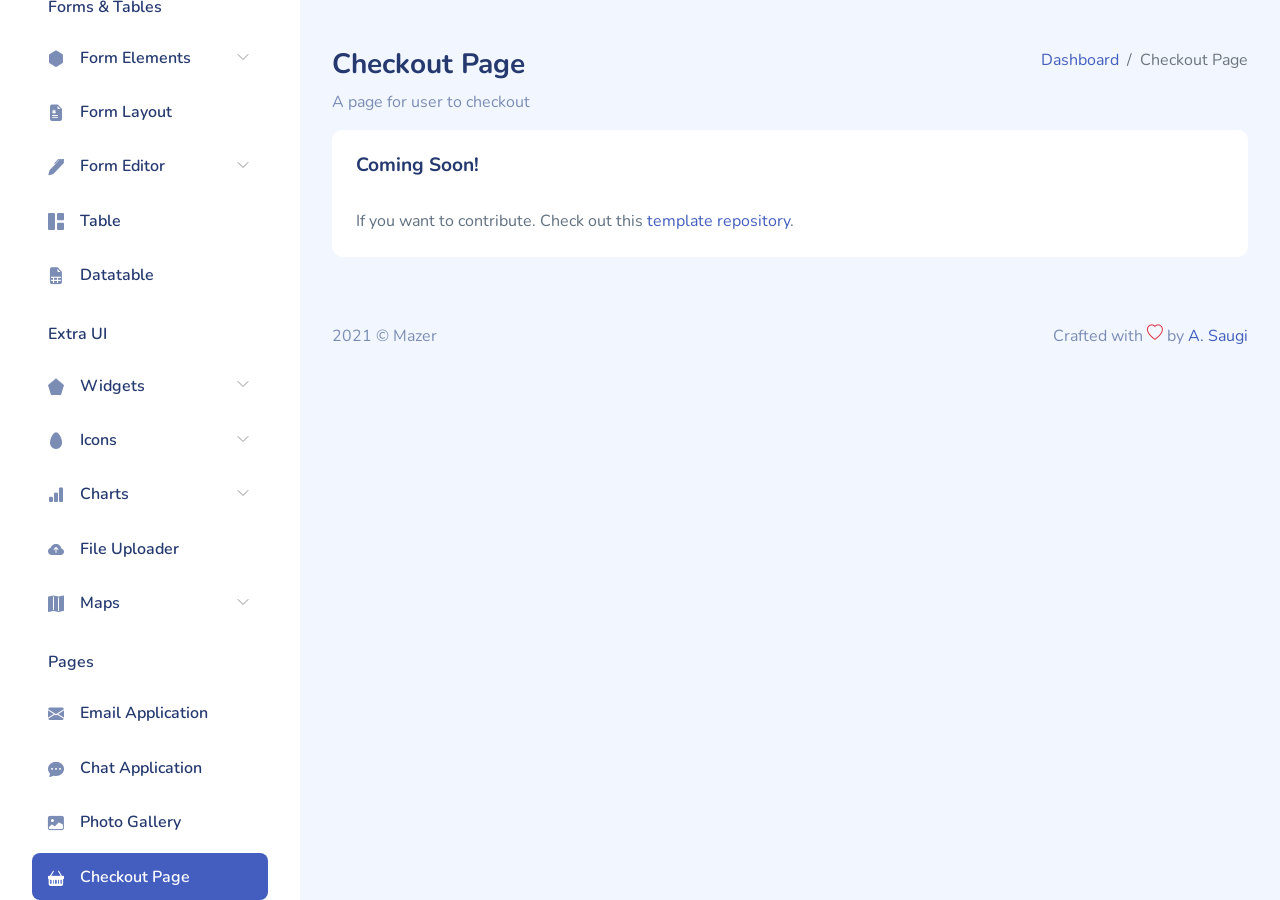
<file: public/assets/template/admin/application-checkout.html>
<!DOCTYPE html>
<html lang="en">

<head>
    <meta charset="UTF-8">
    <meta name="viewport" content="width=device-width, initial-scale=1.0">
    <title>Checkout Page - Mazer Admin Dashboard</title>

    <link rel="preconnect" href="https://fonts.gstatic.com">
    <link href="https://fonts.googleapis.com/css2?family=Nunito:wght@300;400;600;700;800&display=swap" rel="stylesheet">
    <link rel="stylesheet" href="assets/css/bootstrap.css">

    <link rel="stylesheet" href="assets/vendors/perfect-scrollbar/perfect-scrollbar.css">
    <link rel="stylesheet" href="assets/vendors/bootstrap-icons/bootstrap-icons.css">
    <link rel="stylesheet" href="assets/css/app.css">
    <link rel="shortcut icon" href="assets/images/favicon.svg" type="image/x-icon">
</head>

<body>
    <div id="app">
        <div id="sidebar" class="active">
            <div class="sidebar-wrapper active">
                <div class="sidebar-header">
                    <div class="d-flex justify-content-between">
                        <div class="logo">
                            <a href="index.html"><img src="assets/images/logo/logo.png" alt="Logo" srcset=""></a>
                        </div>
                        <div class="toggler">
                            <a href="#" class="sidebar-hide d-xl-none d-block"><i class="bi bi-x bi-middle"></i></a>
                        </div>
                    </div>
                </div>
                <div class="sidebar-menu">
                    <ul class="menu">
                        <li class="sidebar-title">Menu</li>

                        <li class="sidebar-item  ">
                            <a href="index.html" class='sidebar-link'>
                                <i class="bi bi-grid-fill"></i>
                                <span>Dashboard</span>
                            </a>
                        </li>

                        <li class="sidebar-item  has-sub">
                            <a href="#" class='sidebar-link'>
                                <i class="bi bi-stack"></i>
                                <span>Components</span>
                            </a>
                            <ul class="submenu ">
                                <li class="submenu-item ">
                                    <a href="component-alert.html">Alert</a>
                                </li>
                                <li class="submenu-item ">
                                    <a href="component-badge.html">Badge</a>
                                </li>
                                <li class="submenu-item ">
                                    <a href="component-breadcrumb.html">Breadcrumb</a>
                                </li>
                                <li class="submenu-item ">
                                    <a href="component-button.html">Button</a>
                                </li>
                                <li class="submenu-item ">
                                    <a href="component-card.html">Card</a>
                                </li>
                                <li class="submenu-item ">
                                    <a href="component-carousel.html">Carousel</a>
                                </li>
                                <li class="submenu-item ">
                                    <a href="component-dropdown.html">Dropdown</a>
                                </li>
                                <li class="submenu-item ">
                                    <a href="component-list-group.html">List Group</a>
                                </li>
                                <li class="submenu-item ">
                                    <a href="component-modal.html">Modal</a>
                                </li>
                                <li class="submenu-item ">
                                    <a href="component-navs.html">Navs</a>
                                </li>
                                <li class="submenu-item ">
                                    <a href="component-pagination.html">Pagination</a>
                                </li>
                                <li class="submenu-item ">
                                    <a href="component-progress.html">Progress</a>
                                </li>
                                <li class="submenu-item ">
                                    <a href="component-spinner.html">Spinner</a>
                                </li>
                                <li class="submenu-item ">
                                    <a href="component-tooltip.html">Tooltip</a>
                                </li>
                            </ul>
                        </li>

                        <li class="sidebar-item  has-sub">
                            <a href="#" class='sidebar-link'>
                                <i class="bi bi-collection-fill"></i>
                                <span>Extra Components</span>
                            </a>
                            <ul class="submenu ">
                                <li class="submenu-item ">
                                    <a href="extra-component-avatar.html">Avatar</a>
                                </li>
                                <li class="submenu-item ">
                                    <a href="extra-component-sweetalert.html">Sweet Alert</a>
                                </li>
                                <li class="submenu-item ">
                                    <a href="extra-component-toastify.html">Toastify</a>
                                </li>
                                <li class="submenu-item ">
                                    <a href="extra-component-rating.html">Rating</a>
                                </li>
                                <li class="submenu-item ">
                                    <a href="extra-component-divider.html">Divider</a>
                                </li>
                            </ul>
                        </li>

                        <li class="sidebar-item  has-sub">
                            <a href="#" class='sidebar-link'>
                                <i class="bi bi-grid-1x2-fill"></i>
                                <span>Layouts</span>
                            </a>
                            <ul class="submenu ">
                                <li class="submenu-item ">
                                    <a href="layout-default.html">Default Layout</a>
                                </li>
                                <li class="submenu-item ">
                                    <a href="layout-vertical-1-column.html">1 Column</a>
                                </li>
                                <li class="submenu-item ">
                                    <a href="layout-vertical-navbar.html">Vertical with Navbar</a>
                                </li>
                                <li class="submenu-item ">
                                    <a href="layout-horizontal.html">Horizontal Menu</a>
                                </li>
                            </ul>
                        </li>

                        <li class="sidebar-title">Forms &amp; Tables</li>

                        <li class="sidebar-item  has-sub">
                            <a href="#" class='sidebar-link'>
                                <i class="bi bi-hexagon-fill"></i>
                                <span>Form Elements</span>
                            </a>
                            <ul class="submenu ">
                                <li class="submenu-item ">
                                    <a href="form-element-input.html">Input</a>
                                </li>
                                <li class="submenu-item ">
                                    <a href="form-element-input-group.html">Input Group</a>
                                </li>
                                <li class="submenu-item ">
                                    <a href="form-element-select.html">Select</a>
                                </li>
                                <li class="submenu-item ">
                                    <a href="form-element-radio.html">Radio</a>
                                </li>
                                <li class="submenu-item ">
                                    <a href="form-element-checkbox.html">Checkbox</a>
                                </li>
                                <li class="submenu-item ">
                                    <a href="form-element-textarea.html">Textarea</a>
                                </li>
                            </ul>
                        </li>

                        <li class="sidebar-item  ">
                            <a href="form-layout.html" class='sidebar-link'>
                                <i class="bi bi-file-earmark-medical-fill"></i>
                                <span>Form Layout</span>
                            </a>
                        </li>

                        <li class="sidebar-item  has-sub">
                            <a href="#" class='sidebar-link'>
                                <i class="bi bi-pen-fill"></i>
                                <span>Form Editor</span>
                            </a>
                            <ul class="submenu ">
                                <li class="submenu-item ">
                                    <a href="form-editor-quill.html">Quill</a>
                                </li>
                                <li class="submenu-item ">
                                    <a href="form-editor-ckeditor.html">CKEditor</a>
                                </li>
                                <li class="submenu-item ">
                                    <a href="form-editor-summernote.html">Summernote</a>
                                </li>
                                <li class="submenu-item ">
                                    <a href="form-editor-tinymce.html">TinyMCE</a>
                                </li>
                            </ul>
                        </li>

                        <li class="sidebar-item  ">
                            <a href="table.html" class='sidebar-link'>
                                <i class="bi bi-grid-1x2-fill"></i>
                                <span>Table</span>
                            </a>
                        </li>

                        <li class="sidebar-item  ">
                            <a href="table-datatable.html" class='sidebar-link'>
                                <i class="bi bi-file-earmark-spreadsheet-fill"></i>
                                <span>Datatable</span>
                            </a>
                        </li>

                        <li class="sidebar-title">Extra UI</li>

                        <li class="sidebar-item  has-sub">
                            <a href="#" class='sidebar-link'>
                                <i class="bi bi-pentagon-fill"></i>
                                <span>Widgets</span>
                            </a>
                            <ul class="submenu ">
                                <li class="submenu-item ">
                                    <a href="ui-widgets-chatbox.html">Chatbox</a>
                                </li>
                                <li class="submenu-item ">
                                    <a href="ui-widgets-pricing.html">Pricing</a>
                                </li>
                                <li class="submenu-item ">
                                    <a href="ui-widgets-todolist.html">To-do List</a>
                                </li>
                            </ul>
                        </li>

                        <li class="sidebar-item  has-sub">
                            <a href="#" class='sidebar-link'>
                                <i class="bi bi-egg-fill"></i>
                                <span>Icons</span>
                            </a>
                            <ul class="submenu ">
                                <li class="submenu-item ">
                                    <a href="ui-icons-bootstrap-icons.html">Bootstrap Icons </a>
                                </li>
                                <li class="submenu-item ">
                                    <a href="ui-icons-fontawesome.html">Fontawesome</a>
                                </li>
                                <li class="submenu-item ">
                                    <a href="ui-icons-dripicons.html">Dripicons</a>
                                </li>
                            </ul>
                        </li>

                        <li class="sidebar-item  has-sub">
                            <a href="#" class='sidebar-link'>
                                <i class="bi bi-bar-chart-fill"></i>
                                <span>Charts</span>
                            </a>
                            <ul class="submenu ">
                                <li class="submenu-item ">
                                    <a href="ui-chart-chartjs.html">ChartJS</a>
                                </li>
                                <li class="submenu-item ">
                                    <a href="ui-chart-apexcharts.html">Apexcharts</a>
                                </li>
                            </ul>
                        </li>

                        <li class="sidebar-item  ">
                            <a href="ui-file-uploader.html" class='sidebar-link'>
                                <i class="bi bi-cloud-arrow-up-fill"></i>
                                <span>File Uploader</span>
                            </a>
                        </li>

                        <li class="sidebar-item  has-sub">
                            <a href="#" class='sidebar-link'>
                                <i class="bi bi-map-fill"></i>
                                <span>Maps</span>
                            </a>
                            <ul class="submenu ">
                                <li class="submenu-item ">
                                    <a href="ui-map-google-map.html">Google Map</a>
                                </li>
                                <li class="submenu-item ">
                                    <a href="ui-map-jsvectormap.html">JS Vector Map</a>
                                </li>
                            </ul>
                        </li>

                        <li class="sidebar-title">Pages</li>

                        <li class="sidebar-item  ">
                            <a href="application-email.html" class='sidebar-link'>
                                <i class="bi bi-envelope-fill"></i>
                                <span>Email Application</span>
                            </a>
                        </li>

                        <li class="sidebar-item  ">
                            <a href="application-chat.html" class='sidebar-link'>
                                <i class="bi bi-chat-dots-fill"></i>
                                <span>Chat Application</span>
                            </a>
                        </li>

                        <li class="sidebar-item  ">
                            <a href="application-gallery.html" class='sidebar-link'>
                                <i class="bi bi-image-fill"></i>
                                <span>Photo Gallery</span>
                            </a>
                        </li>

                        <li class="sidebar-item active ">
                            <a href="application-checkout.html" class='sidebar-link'>
                                <i class="bi bi-basket-fill"></i>
                                <span>Checkout Page</span>
                            </a>
                        </li>

                        <li class="sidebar-item  has-sub">
                            <a href="#" class='sidebar-link'>
                                <i class="bi bi-person-badge-fill"></i>
                                <span>Authentication</span>
                            </a>
                            <ul class="submenu ">
                                <li class="submenu-item ">
                                    <a href="auth-login.html">Login</a>
                                </li>
                                <li class="submenu-item ">
                                    <a href="auth-register.html">Register</a>
                                </li>
                                <li class="submenu-item ">
                                    <a href="auth-forgot-password.html">Forgot Password</a>
                                </li>
                            </ul>
                        </li>

                        <li class="sidebar-item  has-sub">
                            <a href="#" class='sidebar-link'>
                                <i class="bi bi-x-octagon-fill"></i>
                                <span>Errors</span>
                            </a>
                            <ul class="submenu ">
                                <li class="submenu-item ">
                                    <a href="error-403.html">403</a>
                                </li>
                                <li class="submenu-item ">
                                    <a href="error-404.html">404</a>
                                </li>
                                <li class="submenu-item ">
                                    <a href="error-500.html">500</a>
                                </li>
                            </ul>
                        </li>

                        <li class="sidebar-title">Raise Support</li>

                        <li class="sidebar-item  ">
                            <a href="https://zuramai.github.io/mazer/docs" class='sidebar-link'>
                                <i class="bi bi-life-preserver"></i>
                                <span>Documentation</span>
                            </a>
                        </li>

                        <li class="sidebar-item  ">
                            <a href="https://github.com/zuramai/mazer/blob/main/CONTRIBUTING.md" class='sidebar-link'>
                                <i class="bi bi-puzzle"></i>
                                <span>Contribute</span>
                            </a>
                        </li>

                        <li class="sidebar-item  ">
                            <a href="https://github.com/zuramai/mazer#donate" class='sidebar-link'>
                                <i class="bi bi-cash"></i>
                                <span>Donate</span>
                            </a>
                        </li>

                    </ul>
                </div>
                <button class="sidebar-toggler btn x"><i data-feather="x"></i></button>
            </div>
        </div>
        <div id="main">
            <header class="mb-3">
                <a href="#" class="burger-btn d-block d-xl-none">
                    <i class="bi bi-justify fs-3"></i>
                </a>
            </header>

            <div class="page-heading">
                <div class="page-title">
                    <div class="row">
                        <div class="col-12 col-md-6 order-md-1 order-last">
                            <h3>Checkout Page</h3>
                            <p class="text-subtitle text-muted">A page for user to checkout</p>
                        </div>
                        <div class="col-12 col-md-6 order-md-2 order-first">
                            <nav aria-label="breadcrumb" class="breadcrumb-header float-start float-lg-end">
                                <ol class="breadcrumb">
                                    <li class="breadcrumb-item"><a href="index.html">Dashboard</a></li>
                                    <li class="breadcrumb-item active" aria-current="page">Checkout Page</li>
                                </ol>
                            </nav>
                        </div>
                    </div>
                </div>
                <section class="section">
                    <div class="row">
                        <div class="col-12">
                            <div class="card">
                                <div class="card-header">
                                    <h5 class="card-title">Coming Soon!</h5>
                                </div>
                                <div class="card-body">
                                    If you want to contribute. Check out this <a href="https://github.com/zuramai/mazer"
                                        target="_blank">template repository</a>.
                                </div>
                            </div>
                        </div>
                    </div>
                </section>
            </div>

            <footer>
                <div class="footer clearfix mb-0 text-muted">
                    <div class="float-start">
                        <p>2021 &copy; Mazer</p>
                    </div>
                    <div class="float-end">
                        <p>Crafted with <span class="text-danger"><i class="bi bi-heart"></i></span> by <a
                                href="http://ahmadsaugi.com">A. Saugi</a></p>
                    </div>
                </div>
            </footer>
        </div>
    </div>
    <script src="assets/vendors/perfect-scrollbar/perfect-scrollbar.min.js"></script>
    <script src="assets/js/bootstrap.bundle.min.js"></script>

    <script src="assets/js/main.js"></script>
</body>

</html>
</file>
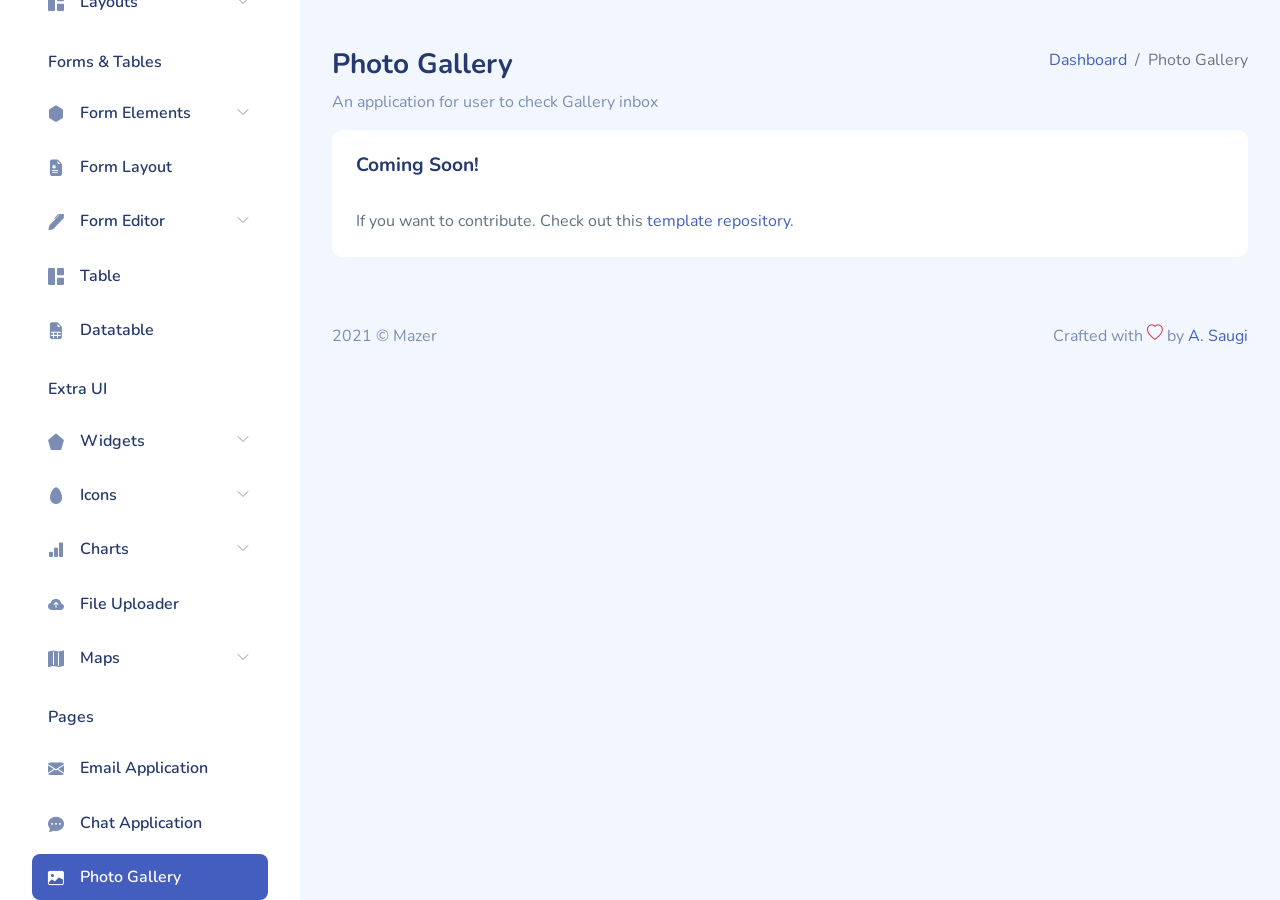
<file: public/assets/template/admin/application-gallery.html>
<!DOCTYPE html>
<html lang="en">

<head>
    <meta charset="UTF-8">
    <meta name="viewport" content="width=device-width, initial-scale=1.0">
    <title>Photo Gallery - Mazer Admin Dashboard</title>
    
    <link rel="preconnect" href="https://fonts.gstatic.com">
    <link href="https://fonts.googleapis.com/css2?family=Nunito:wght@300;400;600;700;800&display=swap" rel="stylesheet">
    <link rel="stylesheet" href="assets/css/bootstrap.css">
    
    <link rel="stylesheet" href="assets/vendors/perfect-scrollbar/perfect-scrollbar.css">
    <link rel="stylesheet" href="assets/vendors/bootstrap-icons/bootstrap-icons.css">
    <link rel="stylesheet" href="assets/css/app.css">
    <link rel="shortcut icon" href="assets/images/favicon.svg" type="image/x-icon">
</head>

<body>
    <div id="app">
        <div id="sidebar" class="active">
            <div class="sidebar-wrapper active">
    <div class="sidebar-header">
        <div class="d-flex justify-content-between">
            <div class="logo">
                <a href="index.html"><img src="assets/images/logo/logo.png" alt="Logo" srcset=""></a>
            </div>
            <div class="toggler">
                <a href="#" class="sidebar-hide d-xl-none d-block"><i class="bi bi-x bi-middle"></i></a>
            </div>
        </div>
    </div>
    <div class="sidebar-menu">
        <ul class="menu">
            <li class="sidebar-title">Menu</li>
            
            <li class="sidebar-item  ">
                <a href="index.html" class='sidebar-link'>
                    <i class="bi bi-grid-fill"></i>
                    <span>Dashboard</span>
                </a>
            </li>
            
            <li class="sidebar-item  has-sub">
                <a href="#" class='sidebar-link'>
                    <i class="bi bi-stack"></i>
                    <span>Components</span>
                </a>
                <ul class="submenu ">
                    <li class="submenu-item ">
                        <a href="component-alert.html">Alert</a>
                    </li>
                    <li class="submenu-item ">
                        <a href="component-badge.html">Badge</a>
                    </li>
                    <li class="submenu-item ">
                        <a href="component-breadcrumb.html">Breadcrumb</a>
                    </li>
                    <li class="submenu-item ">
                        <a href="component-button.html">Button</a>
                    </li>
                    <li class="submenu-item ">
                        <a href="component-card.html">Card</a>
                    </li>
                    <li class="submenu-item ">
                        <a href="component-carousel.html">Carousel</a>
                    </li>
                    <li class="submenu-item ">
                        <a href="component-dropdown.html">Dropdown</a>
                    </li>
                    <li class="submenu-item ">
                        <a href="component-list-group.html">List Group</a>
                    </li>
                    <li class="submenu-item ">
                        <a href="component-modal.html">Modal</a>
                    </li>
                    <li class="submenu-item ">
                        <a href="component-navs.html">Navs</a>
                    </li>
                    <li class="submenu-item ">
                        <a href="component-pagination.html">Pagination</a>
                    </li>
                    <li class="submenu-item ">
                        <a href="component-progress.html">Progress</a>
                    </li>
                    <li class="submenu-item ">
                        <a href="component-spinner.html">Spinner</a>
                    </li>
                    <li class="submenu-item ">
                        <a href="component-tooltip.html">Tooltip</a>
                    </li>
                </ul>
            </li>
            
            <li class="sidebar-item  has-sub">
                <a href="#" class='sidebar-link'>
                    <i class="bi bi-collection-fill"></i>
                    <span>Extra Components</span>
                </a>
                <ul class="submenu ">
                    <li class="submenu-item ">
                        <a href="extra-component-avatar.html">Avatar</a>
                    </li>
                    <li class="submenu-item ">
                        <a href="extra-component-sweetalert.html">Sweet Alert</a>
                    </li>
                    <li class="submenu-item ">
                        <a href="extra-component-toastify.html">Toastify</a>
                    </li>
                    <li class="submenu-item ">
                        <a href="extra-component-rating.html">Rating</a>
                    </li>
                    <li class="submenu-item ">
                        <a href="extra-component-divider.html">Divider</a>
                    </li>
                </ul>
            </li>
            
            <li class="sidebar-item  has-sub">
                <a href="#" class='sidebar-link'>
                    <i class="bi bi-grid-1x2-fill"></i>
                    <span>Layouts</span>
                </a>
                <ul class="submenu ">
                    <li class="submenu-item ">
                        <a href="layout-default.html">Default Layout</a>
                    </li>
                    <li class="submenu-item ">
                        <a href="layout-vertical-1-column.html">1 Column</a>
                    </li>
                    <li class="submenu-item ">
                        <a href="layout-vertical-navbar.html">Vertical with Navbar</a>
                    </li>
                    <li class="submenu-item ">
                        <a href="layout-horizontal.html">Horizontal Menu</a>
                    </li>
                </ul>
            </li>
            
            <li class="sidebar-title">Forms &amp; Tables</li>
            
            <li class="sidebar-item  has-sub">
                <a href="#" class='sidebar-link'>
                    <i class="bi bi-hexagon-fill"></i>
                    <span>Form Elements</span>
                </a>
                <ul class="submenu ">
                    <li class="submenu-item ">
                        <a href="form-element-input.html">Input</a>
                    </li>
                    <li class="submenu-item ">
                        <a href="form-element-input-group.html">Input Group</a>
                    </li>
                    <li class="submenu-item ">
                        <a href="form-element-select.html">Select</a>
                    </li>
                    <li class="submenu-item ">
                        <a href="form-element-radio.html">Radio</a>
                    </li>
                    <li class="submenu-item ">
                        <a href="form-element-checkbox.html">Checkbox</a>
                    </li>
                    <li class="submenu-item ">
                        <a href="form-element-textarea.html">Textarea</a>
                    </li>
                </ul>
            </li>
            
            <li class="sidebar-item  ">
                <a href="form-layout.html" class='sidebar-link'>
                    <i class="bi bi-file-earmark-medical-fill"></i>
                    <span>Form Layout</span>
                </a>
            </li>
            
            <li class="sidebar-item  has-sub">
                <a href="#" class='sidebar-link'>
                    <i class="bi bi-pen-fill"></i>
                    <span>Form Editor</span>
                </a>
                <ul class="submenu ">
                    <li class="submenu-item ">
                        <a href="form-editor-quill.html">Quill</a>
                    </li>
                    <li class="submenu-item ">
                        <a href="form-editor-ckeditor.html">CKEditor</a>
                    </li>
                    <li class="submenu-item ">
                        <a href="form-editor-summernote.html">Summernote</a>
                    </li>
                    <li class="submenu-item ">
                        <a href="form-editor-tinymce.html">TinyMCE</a>
                    </li>
                </ul>
            </li>
            
            <li class="sidebar-item  ">
                <a href="table.html" class='sidebar-link'>
                    <i class="bi bi-grid-1x2-fill"></i>
                    <span>Table</span>
                </a>
            </li>
            
            <li class="sidebar-item  ">
                <a href="table-datatable.html" class='sidebar-link'>
                    <i class="bi bi-file-earmark-spreadsheet-fill"></i>
                    <span>Datatable</span>
                </a>
            </li>
            
            <li class="sidebar-title">Extra UI</li>
            
            <li class="sidebar-item  has-sub">
                <a href="#" class='sidebar-link'>
                    <i class="bi bi-pentagon-fill"></i>
                    <span>Widgets</span>
                </a>
                <ul class="submenu ">
                    <li class="submenu-item ">
                        <a href="ui-widgets-chatbox.html">Chatbox</a>
                    </li>
                    <li class="submenu-item ">
                        <a href="ui-widgets-pricing.html">Pricing</a>
                    </li>
                    <li class="submenu-item ">
                        <a href="ui-widgets-todolist.html">To-do List</a>
                    </li>
                </ul>
            </li>
            
            <li class="sidebar-item  has-sub">
                <a href="#" class='sidebar-link'>
                    <i class="bi bi-egg-fill"></i>
                    <span>Icons</span>
                </a>
                <ul class="submenu ">
                    <li class="submenu-item ">
                        <a href="ui-icons-bootstrap-icons.html">Bootstrap Icons </a>
                    </li>
                    <li class="submenu-item ">
                        <a href="ui-icons-fontawesome.html">Fontawesome</a>
                    </li>
                    <li class="submenu-item ">
                        <a href="ui-icons-dripicons.html">Dripicons</a>
                    </li>
                </ul>
            </li>
            
            <li class="sidebar-item  has-sub">
                <a href="#" class='sidebar-link'>
                    <i class="bi bi-bar-chart-fill"></i>
                    <span>Charts</span>
                </a>
                <ul class="submenu ">
                    <li class="submenu-item ">
                        <a href="ui-chart-chartjs.html">ChartJS</a>
                    </li>
                    <li class="submenu-item ">
                        <a href="ui-chart-apexcharts.html">Apexcharts</a>
                    </li>
                </ul>
            </li>
            
            <li class="sidebar-item  ">
                <a href="ui-file-uploader.html" class='sidebar-link'>
                    <i class="bi bi-cloud-arrow-up-fill"></i>
                    <span>File Uploader</span>
                </a>
            </li>
            
            <li class="sidebar-item  has-sub">
                <a href="#" class='sidebar-link'>
                    <i class="bi bi-map-fill"></i>
                    <span>Maps</span>
                </a>
                <ul class="submenu ">
                    <li class="submenu-item ">
                        <a href="ui-map-google-map.html">Google Map</a>
                    </li>
                    <li class="submenu-item ">
                        <a href="ui-map-jsvectormap.html">JS Vector Map</a>
                    </li>
                </ul>
            </li>
            
            <li class="sidebar-title">Pages</li>
            
            <li class="sidebar-item  ">
                <a href="application-email.html" class='sidebar-link'>
                    <i class="bi bi-envelope-fill"></i>
                    <span>Email Application</span>
                </a>
            </li>
            
            <li class="sidebar-item  ">
                <a href="application-chat.html" class='sidebar-link'>
                    <i class="bi bi-chat-dots-fill"></i>
                    <span>Chat Application</span>
                </a>
            </li>
            
            <li class="sidebar-item active ">
                <a href="application-gallery.html" class='sidebar-link'>
                    <i class="bi bi-image-fill"></i>
                    <span>Photo Gallery</span>
                </a>
            </li>
            
            <li class="sidebar-item  ">
                <a href="application-checkout.html" class='sidebar-link'>
                    <i class="bi bi-basket-fill"></i>
                    <span>Checkout Page</span>
                </a>
            </li>
            
            <li class="sidebar-item  has-sub">
                <a href="#" class='sidebar-link'>
                    <i class="bi bi-person-badge-fill"></i>
                    <span>Authentication</span>
                </a>
                <ul class="submenu ">
                    <li class="submenu-item ">
                        <a href="auth-login.html">Login</a>
                    </li>
                    <li class="submenu-item ">
                        <a href="auth-register.html">Register</a>
                    </li>
                    <li class="submenu-item ">
                        <a href="auth-forgot-password.html">Forgot Password</a>
                    </li>
                </ul>
            </li>
            
            <li class="sidebar-item  has-sub">
                <a href="#" class='sidebar-link'>
                    <i class="bi bi-x-octagon-fill"></i>
                    <span>Errors</span>
                </a>
                <ul class="submenu ">
                    <li class="submenu-item ">
                        <a href="error-403.html">403</a>
                    </li>
                    <li class="submenu-item ">
                        <a href="error-404.html">404</a>
                    </li>
                    <li class="submenu-item ">
                        <a href="error-500.html">500</a>
                    </li>
                </ul>
            </li>
            
            <li class="sidebar-title">Raise Support</li>
            
            <li class="sidebar-item  ">
                <a href="https://zuramai.github.io/mazer/docs" class='sidebar-link'>
                    <i class="bi bi-life-preserver"></i>
                    <span>Documentation</span>
                </a>
            </li>
            
            <li class="sidebar-item  ">
                <a href="https://github.com/zuramai/mazer/blob/main/CONTRIBUTING.md" class='sidebar-link'>
                    <i class="bi bi-puzzle"></i>
                    <span>Contribute</span>
                </a>
            </li>
            
            <li class="sidebar-item  ">
                <a href="https://github.com/zuramai/mazer#donate" class='sidebar-link'>
                    <i class="bi bi-cash"></i>
                    <span>Donate</span>
                </a>
            </li>
            
        </ul>
    </div>
    <button class="sidebar-toggler btn x"><i data-feather="x"></i></button>
</div>
        </div>
        <div id="main">
            <header class="mb-3">
                <a href="#" class="burger-btn d-block d-xl-none">
                    <i class="bi bi-justify fs-3"></i>
                </a>
            </header>
            
<div class="page-heading">
    <div class="page-title">
        <div class="row">
            <div class="col-12 col-md-6 order-md-1 order-last">
                <h3>Photo Gallery</h3>
                <p class="text-subtitle text-muted">An application for user to check Gallery inbox</p>
            </div>
            <div class="col-12 col-md-6 order-md-2 order-first">
                <nav aria-label="breadcrumb" class="breadcrumb-header float-start float-lg-end">
                    <ol class="breadcrumb">
                        <li class="breadcrumb-item"><a href="index.html">Dashboard</a></li>
                        <li class="breadcrumb-item active" aria-current="page">Photo Gallery</li>
                    </ol>
                </nav>
            </div>
        </div>
    </div>
    <section class="section">
        <div class="row">
            <div class="col-12">
                <div class="card">
                    <div class="card-header">
                        <h5 class="card-title">Coming Soon!</h5>
                    </div>
                    <div class="card-body">
                        If you want to contribute. Check out this <a href="https://github.com/zuramai/mazer"
                            target="_blank">template repository</a>.
                    </div>
                </div>
            </div>
        </div>
    </section>
</div>

            <footer>
                <div class="footer clearfix mb-0 text-muted">
                    <div class="float-start">
                        <p>2021 &copy; Mazer</p>
                    </div>
                    <div class="float-end">
                        <p>Crafted with <span class="text-danger"><i class="bi bi-heart"></i></span> by <a
                                href="http://ahmadsaugi.com">A. Saugi</a></p>
                    </div>
                </div>
            </footer>
        </div>
    </div>
    <script src="assets/vendors/perfect-scrollbar/perfect-scrollbar.min.js"></script>
    <script src="assets/js/bootstrap.bundle.min.js"></script>
    
    <script src="assets/js/main.js"></script>
</body>

</html>
</file>
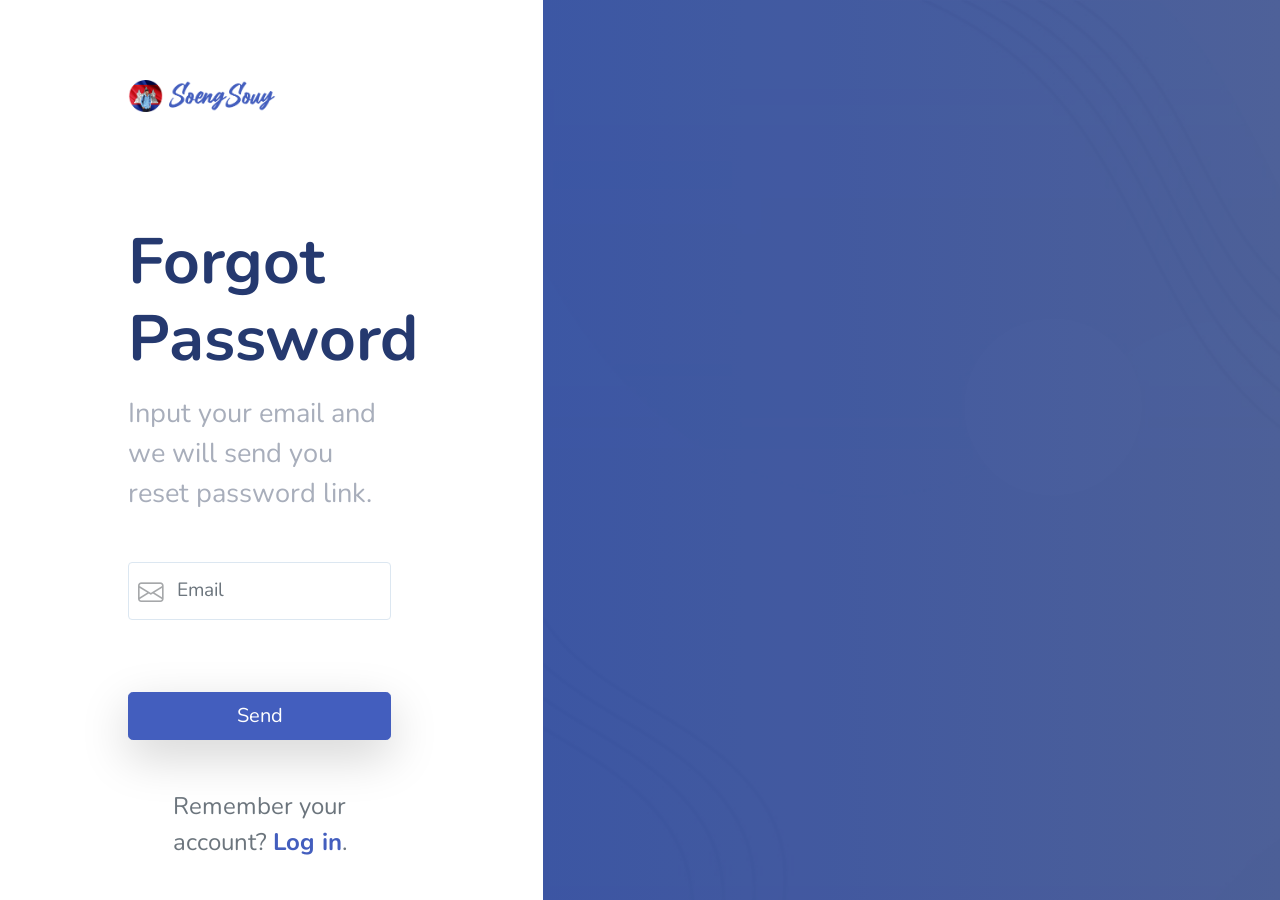
<file: public/assets/template/admin/auth-forgot-password.html>
<!DOCTYPE html>
<html lang="en">

<head>
    <meta charset="UTF-8">
    <meta name="viewport" content="width=device-width, initial-scale=1.0">
    <title>Login - Mazer Admin Dashboard</title>
    <link href="https://fonts.googleapis.com/css2?family=Nunito:wght@300;400;600;700;800&display=swap" rel="stylesheet">
    <link rel="stylesheet" href="assets/css/bootstrap.css">
    <link rel="stylesheet" href="assets/vendors/bootstrap-icons/bootstrap-icons.css">
    <link rel="stylesheet" href="assets/css/app.css">
    <link rel="stylesheet" href="assets/css/pages/auth.css">
</head>

<body>
    <div id="auth">

        <div class="row h-100">
            <div class="col-lg-5 col-12">
                <div id="auth-left">
                    <div class="auth-logo">
                        <a href="index.html"><img src="assets/images/logo/logo.png" alt="Logo"></a>
                    </div>
                    <h1 class="auth-title">Forgot Password</h1>
                    <p class="auth-subtitle mb-5">Input your email and we will send you reset password link.</p>

                    <form action="index.html">
                        <div class="form-group position-relative has-icon-left mb-4">
                            <input type="email" class="form-control form-control-xl" placeholder="Email">
                            <div class="form-control-icon">
                                <i class="bi bi-envelope"></i>
                            </div>
                        </div>
                        <button class="btn btn-primary btn-block btn-lg shadow-lg mt-5">Send</button>
                    </form>
                    <div class="text-center mt-5 text-lg fs-4">
                        <p class='text-gray-600'>Remember your account? <a href="auth-login.html" class="font-bold">Log
                                in</a>.
                        </p>
                    </div>
                </div>
            </div>
            <div class="col-lg-7 d-none d-lg-block">
                <div id="auth-right">

                </div>
            </div>
        </div>

    </div>
</body>

</html>
</file>
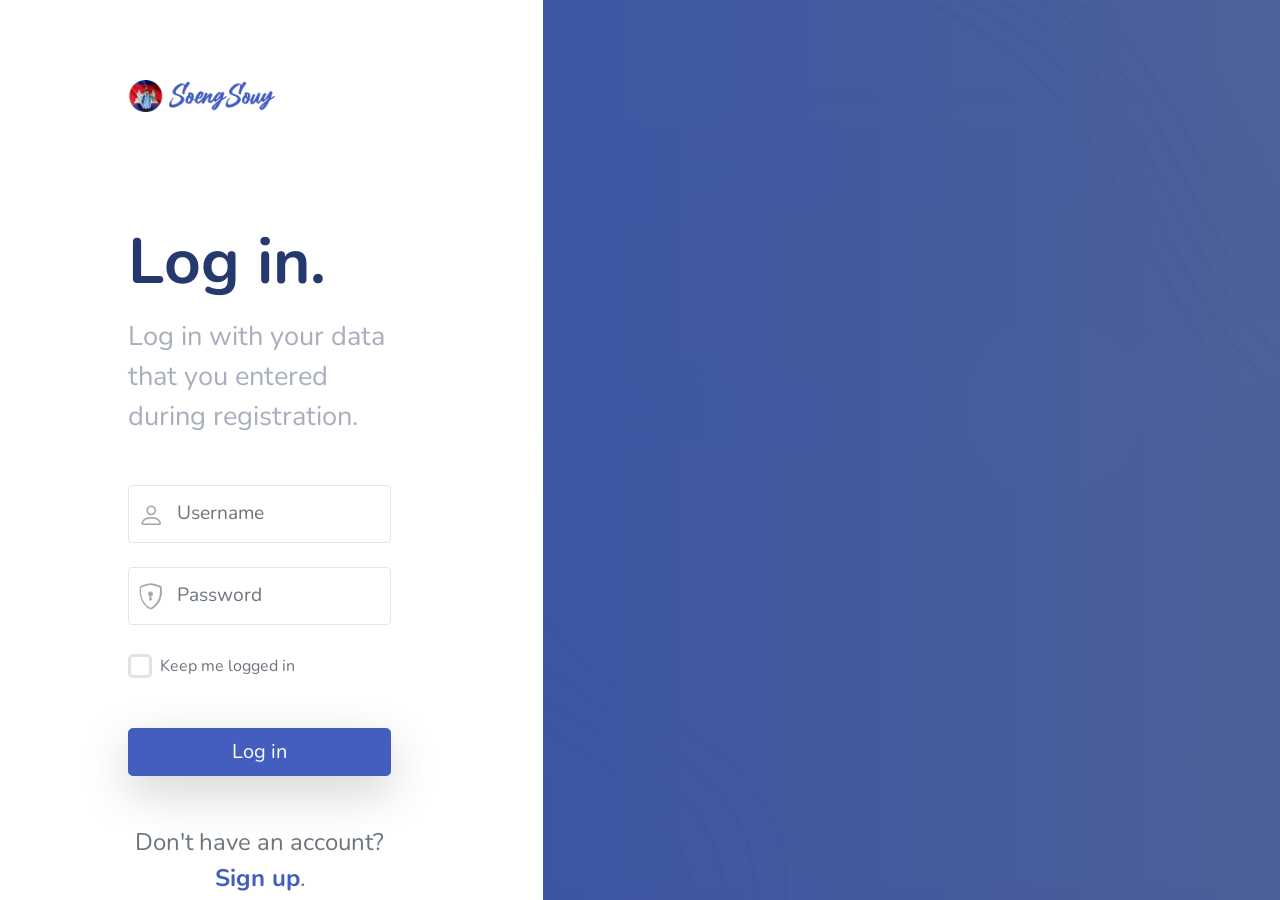
<file: public/assets/template/admin/auth-login.html>
<!DOCTYPE html>
<html lang="en">

<head>
    <meta charset="UTF-8">
    <meta name="viewport" content="width=device-width, initial-scale=1.0">
    <title>Login - Mazer Admin Dashboard</title>
    <link href="https://fonts.googleapis.com/css2?family=Nunito:wght@300;400;600;700;800&display=swap" rel="stylesheet">
    <link rel="stylesheet" href="assets/css/bootstrap.css">
    <link rel="stylesheet" href="assets/vendors/bootstrap-icons/bootstrap-icons.css">
    <link rel="stylesheet" href="assets/css/app.css">
    <link rel="stylesheet" href="assets/css/pages/auth.css">
</head>

<body>
    <div id="auth">

        <div class="row h-100">
            <div class="col-lg-5 col-12">
                <div id="auth-left">
                    <div class="auth-logo">
                        <a href="index.html"><img src="assets/images/logo/logo.png" alt="Logo"></a>
                    </div>
                    <h1 class="auth-title">Log in.</h1>
                    <p class="auth-subtitle mb-5">Log in with your data that you entered during registration.</p>

                    <form action="index.html">
                        <div class="form-group position-relative has-icon-left mb-4">
                            <input type="text" class="form-control form-control-xl" placeholder="Username">
                            <div class="form-control-icon">
                                <i class="bi bi-person"></i>
                            </div>
                        </div>
                        <div class="form-group position-relative has-icon-left mb-4">
                            <input type="password" class="form-control form-control-xl" placeholder="Password">
                            <div class="form-control-icon">
                                <i class="bi bi-shield-lock"></i>
                            </div>
                        </div>
                        <div class="form-check form-check-lg d-flex align-items-end">
                            <input class="form-check-input me-2" type="checkbox" value="" id="flexCheckDefault">
                            <label class="form-check-label text-gray-600" for="flexCheckDefault">
                                Keep me logged in
                            </label>
                        </div>
                        <button class="btn btn-primary btn-block btn-lg shadow-lg mt-5">Log in</button>
                    </form>
                    <div class="text-center mt-5 text-lg fs-4">
                        <p class="text-gray-600">Don't have an account? <a href="auth-register.html"
                                class="font-bold">Sign
                                up</a>.</p>
                        <p><a class="font-bold" href="auth-forgot-password.html">Forgot password?</a>.</p>
                    </div>
                </div>
            </div>
            <div class="col-lg-7 d-none d-lg-block">
                <div id="auth-right">

                </div>
            </div>
        </div>

    </div>
</body>

</html>
</file>
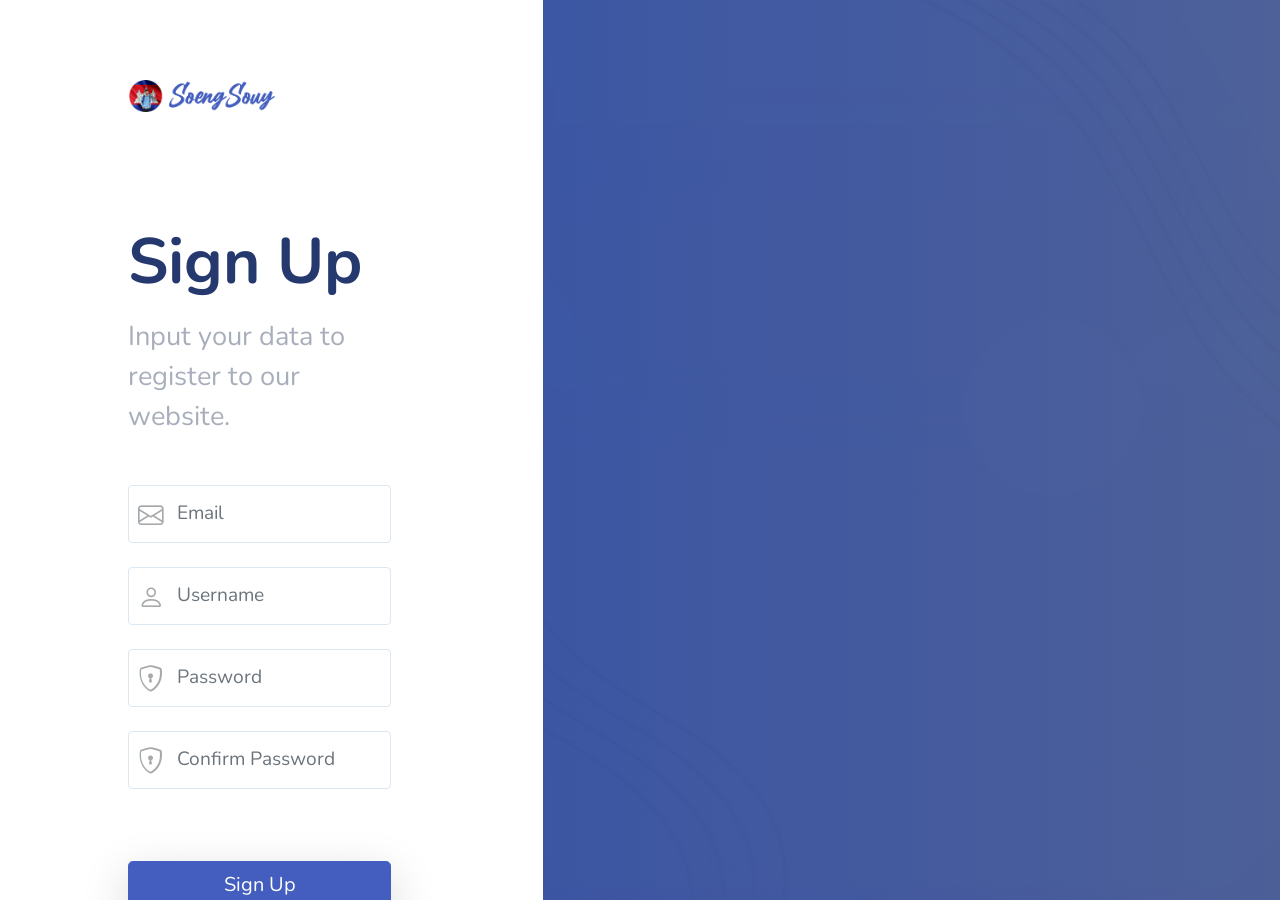
<file: public/assets/template/admin/auth-register.html>
<!DOCTYPE html>
<html lang="en">

<head>
    <meta charset="UTF-8">
    <meta name="viewport" content="width=device-width, initial-scale=1.0">
    <title>Login - Mazer Admin Dashboard</title>
    <link href="https://fonts.googleapis.com/css2?family=Nunito:wght@300;400;600;700;800&display=swap" rel="stylesheet">
    <link rel="stylesheet" href="assets/css/bootstrap.css">
    <link rel="stylesheet" href="assets/vendors/bootstrap-icons/bootstrap-icons.css">
    <link rel="stylesheet" href="assets/css/app.css">
    <link rel="stylesheet" href="assets/css/pages/auth.css">
</head>

<body>
    <div id="auth">

        <div class="row h-100">
            <div class="col-lg-5 col-12">
                <div id="auth-left">
                    <div class="auth-logo">
                        <a href="index.html"><img src="assets/images/logo/logo.png" alt="Logo"></a>
                    </div>
                    <h1 class="auth-title">Sign Up</h1>
                    <p class="auth-subtitle mb-5">Input your data to register to our website.</p>

                    <form action="index.html">
                        <div class="form-group position-relative has-icon-left mb-4">
                            <input type="text" class="form-control form-control-xl" placeholder="Email">
                            <div class="form-control-icon">
                                <i class="bi bi-envelope"></i>
                            </div>
                        </div>
                        <div class="form-group position-relative has-icon-left mb-4">
                            <input type="text" class="form-control form-control-xl" placeholder="Username">
                            <div class="form-control-icon">
                                <i class="bi bi-person"></i>
                            </div>
                        </div>
                        <div class="form-group position-relative has-icon-left mb-4">
                            <input type="password" class="form-control form-control-xl" placeholder="Password">
                            <div class="form-control-icon">
                                <i class="bi bi-shield-lock"></i>
                            </div>
                        </div>
                        <div class="form-group position-relative has-icon-left mb-4">
                            <input type="password" class="form-control form-control-xl" placeholder="Confirm Password">
                            <div class="form-control-icon">
                                <i class="bi bi-shield-lock"></i>
                            </div>
                        </div>
                        <button class="btn btn-primary btn-block btn-lg shadow-lg mt-5">Sign Up</button>
                    </form>
                    <div class="text-center mt-5 text-lg fs-4">
                        <p class='text-gray-600'>Already have an account? <a href="auth-login.html"
                                class="font-bold">Log
                                in</a>.</p>
                    </div>
                </div>
            </div>
            <div class="col-lg-7 d-none d-lg-block">
                <div id="auth-right">

                </div>
            </div>
        </div>

    </div>
</body>

</html>
</file>
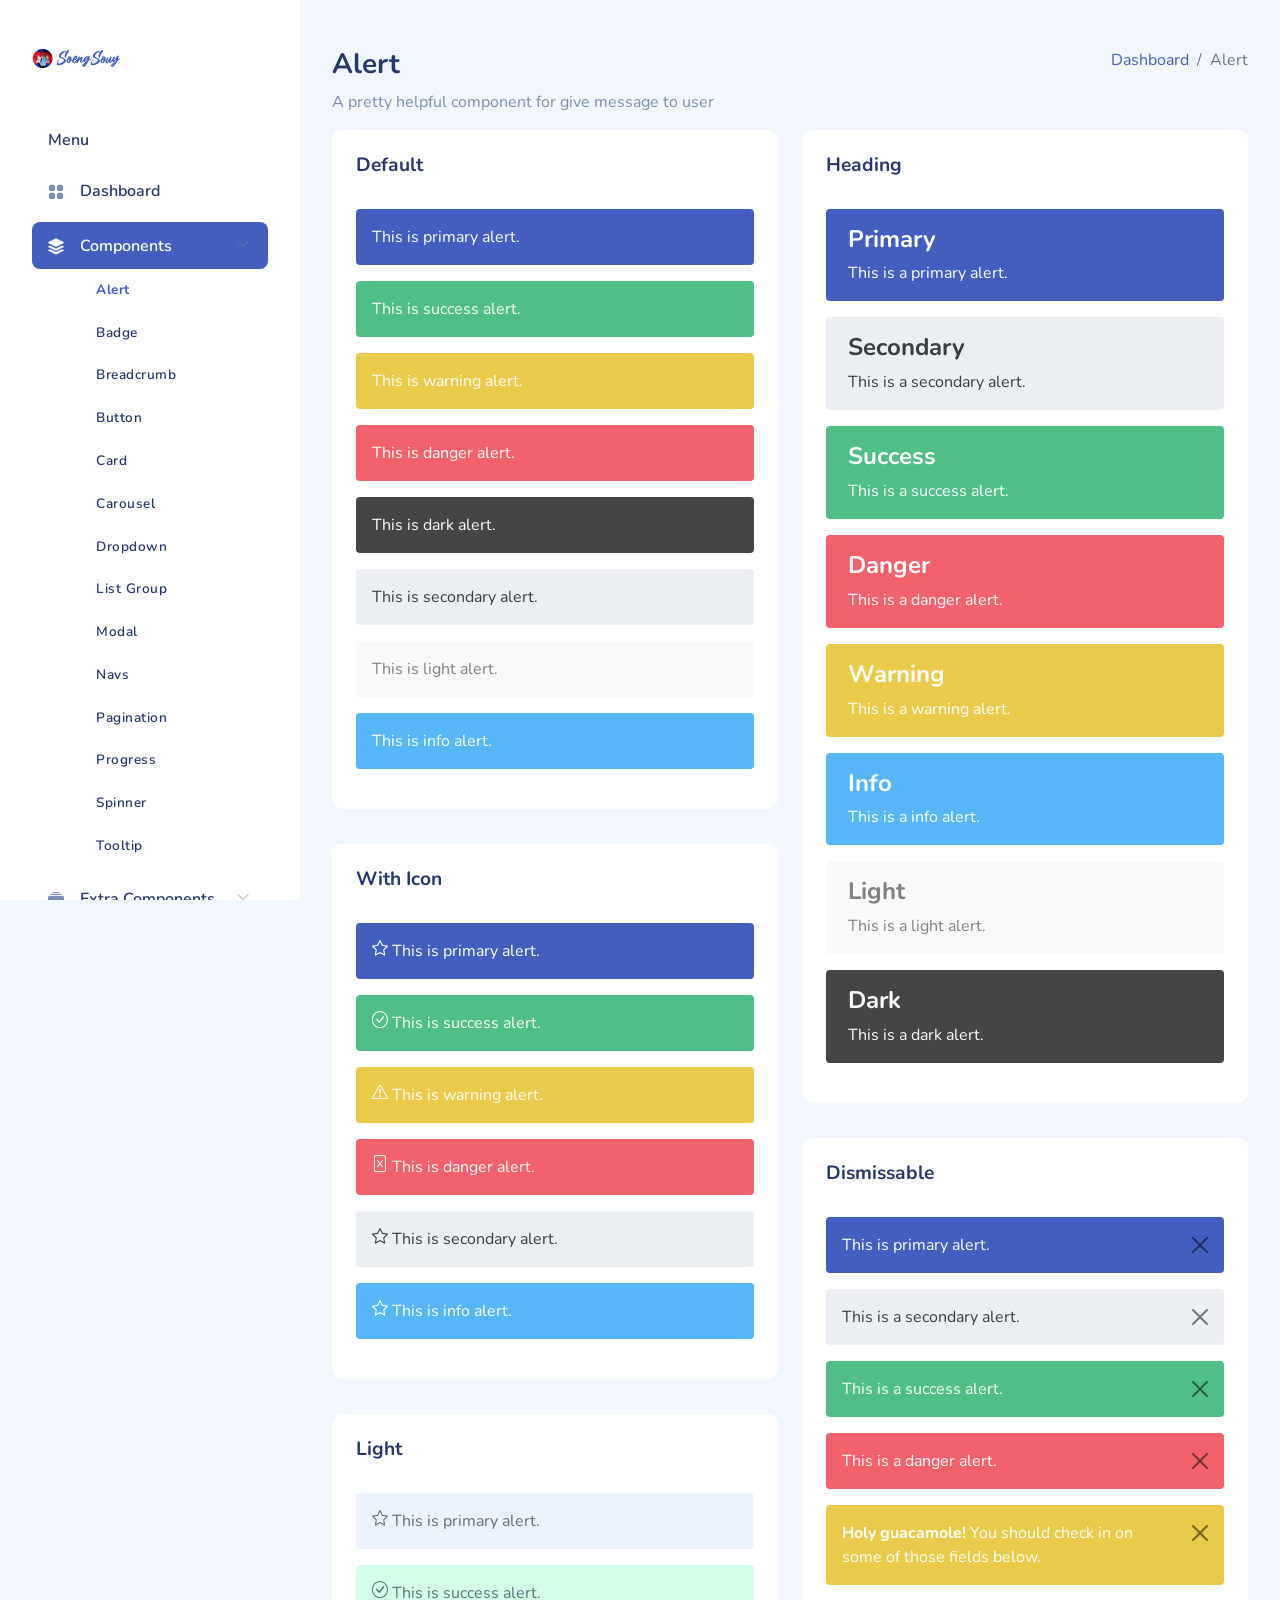
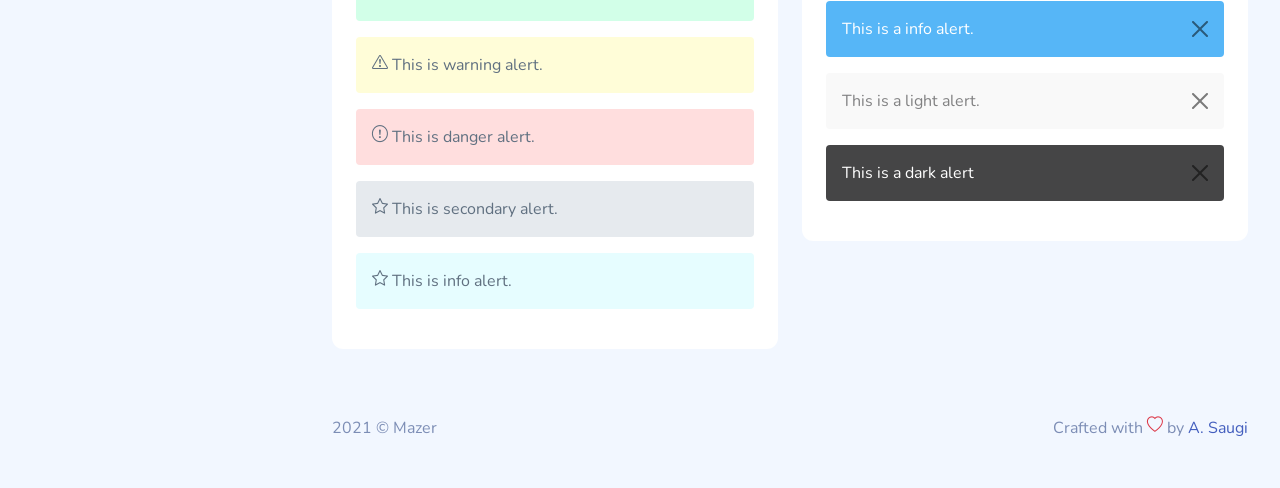
<file: public/assets/template/admin/component-alert.html>
<!DOCTYPE html>
<html lang="en">

<head>
    <meta charset="UTF-8">
    <meta name="viewport" content="width=device-width, initial-scale=1.0">
    <title>Alert - Mazer Admin Dashboard</title>

    <link rel="preconnect" href="https://fonts.gstatic.com">
    <link href="https://fonts.googleapis.com/css2?family=Nunito:wght@300;400;600;700;800&display=swap" rel="stylesheet">
    <link rel="stylesheet" href="assets/css/bootstrap.css">

    <link rel="stylesheet" href="assets/vendors/perfect-scrollbar/perfect-scrollbar.css">
    <link rel="stylesheet" href="assets/vendors/bootstrap-icons/bootstrap-icons.css">
    <link rel="stylesheet" href="assets/css/app.css">
    <link rel="shortcut icon" href="assets/images/favicon.svg" type="image/x-icon">
</head>

<body>
    <div id="app">
        <div id="sidebar" class="active">
            <div class="sidebar-wrapper active">
                <div class="sidebar-header">
                    <div class="d-flex justify-content-between">
                        <div class="logo">
                            <a href="index.html"><img src="assets/images/logo/logo.png" alt="Logo" srcset=""></a>
                        </div>
                        <div class="toggler">
                            <a href="#" class="sidebar-hide d-xl-none d-block"><i class="bi bi-x bi-middle"></i></a>
                        </div>
                    </div>
                </div>
                <div class="sidebar-menu">
                    <ul class="menu">
                        <li class="sidebar-title">Menu</li>

                        <li class="sidebar-item  ">
                            <a href="index.html" class='sidebar-link'>
                                <i class="bi bi-grid-fill"></i>
                                <span>Dashboard</span>
                            </a>
                        </li>

                        <li class="sidebar-item active has-sub">
                            <a href="#" class='sidebar-link'>
                                <i class="bi bi-stack"></i>
                                <span>Components</span>
                            </a>
                            <ul class="submenu active">
                                <li class="submenu-item active">
                                    <a href="component-alert.html">Alert</a>
                                </li>
                                <li class="submenu-item ">
                                    <a href="component-badge.html">Badge</a>
                                </li>
                                <li class="submenu-item ">
                                    <a href="component-breadcrumb.html">Breadcrumb</a>
                                </li>
                                <li class="submenu-item ">
                                    <a href="component-button.html">Button</a>
                                </li>
                                <li class="submenu-item ">
                                    <a href="component-card.html">Card</a>
                                </li>
                                <li class="submenu-item ">
                                    <a href="component-carousel.html">Carousel</a>
                                </li>
                                <li class="submenu-item ">
                                    <a href="component-dropdown.html">Dropdown</a>
                                </li>
                                <li class="submenu-item ">
                                    <a href="component-list-group.html">List Group</a>
                                </li>
                                <li class="submenu-item ">
                                    <a href="component-modal.html">Modal</a>
                                </li>
                                <li class="submenu-item ">
                                    <a href="component-navs.html">Navs</a>
                                </li>
                                <li class="submenu-item ">
                                    <a href="component-pagination.html">Pagination</a>
                                </li>
                                <li class="submenu-item ">
                                    <a href="component-progress.html">Progress</a>
                                </li>
                                <li class="submenu-item ">
                                    <a href="component-spinner.html">Spinner</a>
                                </li>
                                <li class="submenu-item ">
                                    <a href="component-tooltip.html">Tooltip</a>
                                </li>
                            </ul>
                        </li>

                        <li class="sidebar-item  has-sub">
                            <a href="#" class='sidebar-link'>
                                <i class="bi bi-collection-fill"></i>
                                <span>Extra Components</span>
                            </a>
                            <ul class="submenu ">
                                <li class="submenu-item ">
                                    <a href="extra-component-avatar.html">Avatar</a>
                                </li>
                                <li class="submenu-item ">
                                    <a href="extra-component-sweetalert.html">Sweet Alert</a>
                                </li>
                                <li class="submenu-item ">
                                    <a href="extra-component-toastify.html">Toastify</a>
                                </li>
                                <li class="submenu-item ">
                                    <a href="extra-component-rating.html">Rating</a>
                                </li>
                                <li class="submenu-item ">
                                    <a href="extra-component-divider.html">Divider</a>
                                </li>
                            </ul>
                        </li>

                        <li class="sidebar-item  has-sub">
                            <a href="#" class='sidebar-link'>
                                <i class="bi bi-grid-1x2-fill"></i>
                                <span>Layouts</span>
                            </a>
                            <ul class="submenu ">
                                <li class="submenu-item ">
                                    <a href="layout-default.html">Default Layout</a>
                                </li>
                                <li class="submenu-item ">
                                    <a href="layout-vertical-1-column.html">1 Column</a>
                                </li>
                                <li class="submenu-item ">
                                    <a href="layout-vertical-navbar.html">Vertical with Navbar</a>
                                </li>
                                <li class="submenu-item ">
                                    <a href="layout-horizontal.html">Horizontal Menu</a>
                                </li>
                            </ul>
                        </li>

                        <li class="sidebar-title">Forms &amp; Tables</li>

                        <li class="sidebar-item  has-sub">
                            <a href="#" class='sidebar-link'>
                                <i class="bi bi-hexagon-fill"></i>
                                <span>Form Elements</span>
                            </a>
                            <ul class="submenu ">
                                <li class="submenu-item ">
                                    <a href="form-element-input.html">Input</a>
                                </li>
                                <li class="submenu-item ">
                                    <a href="form-element-input-group.html">Input Group</a>
                                </li>
                                <li class="submenu-item ">
                                    <a href="form-element-select.html">Select</a>
                                </li>
                                <li class="submenu-item ">
                                    <a href="form-element-radio.html">Radio</a>
                                </li>
                                <li class="submenu-item ">
                                    <a href="form-element-checkbox.html">Checkbox</a>
                                </li>
                                <li class="submenu-item ">
                                    <a href="form-element-textarea.html">Textarea</a>
                                </li>
                            </ul>
                        </li>

                        <li class="sidebar-item  ">
                            <a href="form-layout.html" class='sidebar-link'>
                                <i class="bi bi-file-earmark-medical-fill"></i>
                                <span>Form Layout</span>
                            </a>
                        </li>

                        <li class="sidebar-item  has-sub">
                            <a href="#" class='sidebar-link'>
                                <i class="bi bi-pen-fill"></i>
                                <span>Form Editor</span>
                            </a>
                            <ul class="submenu ">
                                <li class="submenu-item ">
                                    <a href="form-editor-quill.html">Quill</a>
                                </li>
                                <li class="submenu-item ">
                                    <a href="form-editor-ckeditor.html">CKEditor</a>
                                </li>
                                <li class="submenu-item ">
                                    <a href="form-editor-summernote.html">Summernote</a>
                                </li>
                                <li class="submenu-item ">
                                    <a href="form-editor-tinymce.html">TinyMCE</a>
                                </li>
                            </ul>
                        </li>

                        <li class="sidebar-item  ">
                            <a href="table.html" class='sidebar-link'>
                                <i class="bi bi-grid-1x2-fill"></i>
                                <span>Table</span>
                            </a>
                        </li>

                        <li class="sidebar-item  ">
                            <a href="table-datatable.html" class='sidebar-link'>
                                <i class="bi bi-file-earmark-spreadsheet-fill"></i>
                                <span>Datatable</span>
                            </a>
                        </li>

                        <li class="sidebar-title">Extra UI</li>

                        <li class="sidebar-item  has-sub">
                            <a href="#" class='sidebar-link'>
                                <i class="bi bi-pentagon-fill"></i>
                                <span>Widgets</span>
                            </a>
                            <ul class="submenu ">
                                <li class="submenu-item ">
                                    <a href="ui-widgets-chatbox.html">Chatbox</a>
                                </li>
                                <li class="submenu-item ">
                                    <a href="ui-widgets-pricing.html">Pricing</a>
                                </li>
                                <li class="submenu-item ">
                                    <a href="ui-widgets-todolist.html">To-do List</a>
                                </li>
                            </ul>
                        </li>

                        <li class="sidebar-item  has-sub">
                            <a href="#" class='sidebar-link'>
                                <i class="bi bi-egg-fill"></i>
                                <span>Icons</span>
                            </a>
                            <ul class="submenu ">
                                <li class="submenu-item ">
                                    <a href="ui-icons-bootstrap-icons.html">Bootstrap Icons </a>
                                </li>
                                <li class="submenu-item ">
                                    <a href="ui-icons-fontawesome.html">Fontawesome</a>
                                </li>
                                <li class="submenu-item ">
                                    <a href="ui-icons-dripicons.html">Dripicons</a>
                                </li>
                            </ul>
                        </li>

                        <li class="sidebar-item  has-sub">
                            <a href="#" class='sidebar-link'>
                                <i class="bi bi-bar-chart-fill"></i>
                                <span>Charts</span>
                            </a>
                            <ul class="submenu ">
                                <li class="submenu-item ">
                                    <a href="ui-chart-chartjs.html">ChartJS</a>
                                </li>
                                <li class="submenu-item ">
                                    <a href="ui-chart-apexcharts.html">Apexcharts</a>
                                </li>
                            </ul>
                        </li>

                        <li class="sidebar-item  ">
                            <a href="ui-file-uploader.html" class='sidebar-link'>
                                <i class="bi bi-cloud-arrow-up-fill"></i>
                                <span>File Uploader</span>
                            </a>
                        </li>

                        <li class="sidebar-item  has-sub">
                            <a href="#" class='sidebar-link'>
                                <i class="bi bi-map-fill"></i>
                                <span>Maps</span>
                            </a>
                            <ul class="submenu ">
                                <li class="submenu-item ">
                                    <a href="ui-map-google-map.html">Google Map</a>
                                </li>
                                <li class="submenu-item ">
                                    <a href="ui-map-jsvectormap.html">JS Vector Map</a>
                                </li>
                            </ul>
                        </li>

                        <li class="sidebar-title">Pages</li>

                        <li class="sidebar-item  ">
                            <a href="application-email.html" class='sidebar-link'>
                                <i class="bi bi-envelope-fill"></i>
                                <span>Email Application</span>
                            </a>
                        </li>

                        <li class="sidebar-item  ">
                            <a href="application-chat.html" class='sidebar-link'>
                                <i class="bi bi-chat-dots-fill"></i>
                                <span>Chat Application</span>
                            </a>
                        </li>

                        <li class="sidebar-item  ">
                            <a href="application-gallery.html" class='sidebar-link'>
                                <i class="bi bi-image-fill"></i>
                                <span>Photo Gallery</span>
                            </a>
                        </li>

                        <li class="sidebar-item  ">
                            <a href="application-checkout.html" class='sidebar-link'>
                                <i class="bi bi-basket-fill"></i>
                                <span>Checkout Page</span>
                            </a>
                        </li>

                        <li class="sidebar-item  has-sub">
                            <a href="#" class='sidebar-link'>
                                <i class="bi bi-person-badge-fill"></i>
                                <span>Authentication</span>
                            </a>
                            <ul class="submenu ">
                                <li class="submenu-item ">
                                    <a href="auth-login.html">Login</a>
                                </li>
                                <li class="submenu-item ">
                                    <a href="auth-register.html">Register</a>
                                </li>
                                <li class="submenu-item ">
                                    <a href="auth-forgot-password.html">Forgot Password</a>
                                </li>
                            </ul>
                        </li>

                        <li class="sidebar-item  has-sub">
                            <a href="#" class='sidebar-link'>
                                <i class="bi bi-x-octagon-fill"></i>
                                <span>Errors</span>
                            </a>
                            <ul class="submenu ">
                                <li class="submenu-item ">
                                    <a href="error-403.html">403</a>
                                </li>
                                <li class="submenu-item ">
                                    <a href="error-404.html">404</a>
                                </li>
                                <li class="submenu-item ">
                                    <a href="error-500.html">500</a>
                                </li>
                            </ul>
                        </li>

                        <li class="sidebar-title">Raise Support</li>

                        <li class="sidebar-item  ">
                            <a href="https://zuramai.github.io/mazer/docs" class='sidebar-link'>
                                <i class="bi bi-life-preserver"></i>
                                <span>Documentation</span>
                            </a>
                        </li>

                        <li class="sidebar-item  ">
                            <a href="https://github.com/zuramai/mazer/blob/main/CONTRIBUTING.md" class='sidebar-link'>
                                <i class="bi bi-puzzle"></i>
                                <span>Contribute</span>
                            </a>
                        </li>

                        <li class="sidebar-item  ">
                            <a href="https://github.com/zuramai/mazer#donate" class='sidebar-link'>
                                <i class="bi bi-cash"></i>
                                <span>Donate</span>
                            </a>
                        </li>

                    </ul>
                </div>
                <button class="sidebar-toggler btn x"><i data-feather="x"></i></button>
            </div>
        </div>
        <div id="main">
            <header class="mb-3">
                <a href="#" class="burger-btn d-block d-xl-none">
                    <i class="bi bi-justify fs-3"></i>
                </a>
            </header>

            <div class="page-heading">
                <div class="page-title">
                    <div class="row">
                        <div class="col-12 col-md-6 order-md-1 order-last">
                            <h3>Alert</h3>
                            <p class="text-subtitle text-muted">A pretty helpful component for give message to user</p>
                        </div>
                        <div class="col-12 col-md-6 order-md-2 order-first">
                            <nav aria-label="breadcrumb" class="breadcrumb-header float-start float-lg-end">
                                <ol class="breadcrumb">
                                    <li class="breadcrumb-item"><a href="index.html">Dashboard</a></li>
                                    <li class="breadcrumb-item active" aria-current="page">Alert</li>
                                </ol>
                            </nav>
                        </div>
                    </div>
                </div>
                <section class="section">
                    <div class="row">
                        <div class="col-12 col-md-6">
                            <div class="card">
                                <div class="card-header">
                                    <h4>Default</h4>
                                </div>
                                <div class="card-body">
                                    <div class="alert alert-primary">This is primary alert.</div>
                                    <div class="alert alert-success">This is success alert.</div>
                                    <div class="alert alert-warning">This is warning alert.</div>
                                    <div class="alert alert-danger">This is danger alert.</div>
                                    <div class="alert alert-dark">This is dark alert.</div>
                                    <div class="alert alert-secondary">This is secondary alert.</div>
                                    <div class="alert alert-light">This is light alert.</div>
                                    <div class="alert alert-info">This is info alert.</div>
                                </div>
                            </div>
                            <div class="card">
                                <div class="card-header">
                                    <h4>With Icon</h4>
                                </div>
                                <div class="card-body">
                                    <div class="alert alert-primary"><i class="bi bi-star"></i> This is primary alert.
                                    </div>
                                    <div class="alert alert-success"><i class="bi bi-check-circle"></i> This is success
                                        alert.</div>
                                    <div class="alert alert-warning"><i class="bi bi-exclamation-triangle"></i> This is
                                        warning
                                        alert.</div>
                                    <div class="alert alert-danger"><i class="bi bi-file-excel"></i> This is danger
                                        alert.</div>
                                    <div class="alert alert-secondary"><i class="bi bi-star"></i> This is secondary
                                        alert.</div>
                                    <div class="alert alert-info"><i class="bi bi-star"></i> This is info alert.</div>
                                </div>
                            </div>
                            <div class="card">
                                <div class="card-header">
                                    <h4>Light</h4>
                                </div>
                                <div class="card-body">
                                    <div class="alert alert-light-primary color-primary"><i class="bi bi-star"></i> This
                                        is primary
                                        alert.</div>
                                    <div class="alert alert-light-success color-success"><i
                                            class="bi bi-check-circle"></i> This is
                                        success alert.</div>
                                    <div class="alert alert-light-warning color-warning"><i
                                            class="bi bi-exclamation-triangle"></i>
                                        This is warning alert.</div>
                                    <div class="alert alert-light-danger color-danger"><i
                                            class="bi bi-exclamation-circle"></i> This
                                        is danger alert.</div>
                                    <div class="alert alert-light-secondary color-secondary"><i class="bi bi-star"></i>
                                        This is
                                        secondary alert.</div>
                                    <div class="alert alert-light-info color-info"><i class="bi bi-star"></i> This is
                                        info alert.
                                    </div>
                                </div>
                            </div>
                        </div>
                        <div class="col-12 col-md-6">
                            <div class="card">
                                <div class="card-header">
                                    <h4>Heading</h4>
                                </div>
                                <div class="card-body">
                                    <div class="alert alert-primary">
                                        <h4 class="alert-heading">Primary</h4>
                                        <p>This is a primary alert.</p>
                                    </div>
                                    <div class="alert alert-secondary">
                                        <h4 class="alert-heading">Secondary</h4>
                                        <p>This is a secondary alert.</p>
                                    </div>
                                    <div class="alert alert-success">
                                        <h4 class="alert-heading">Success</h4>
                                        <p>This is a success alert.</p>
                                    </div>
                                    <div class="alert alert-danger">
                                        <h4 class="alert-heading">Danger</h4>
                                        <p>This is a danger alert.</p>
                                    </div>
                                    <div class="alert alert-warning">
                                        <h4 class="alert-heading">Warning</h4>
                                        <p>This is a warning alert.</p>
                                    </div>
                                    <div class="alert alert-info">
                                        <h4 class="alert-heading">Info</h4>
                                        <p>This is a info alert.</p>
                                    </div>
                                    <div class="alert alert-light">
                                        <h4 class="alert-heading">Light</h4>
                                        <p>This is a light alert.</p>
                                    </div>
                                    <div class="alert alert-dark">
                                        <h4 class="alert-heading">Dark</h4>
                                        <p>This is a dark alert.</p>
                                    </div>
                                </div>
                            </div>
                            <div class="card">
                                <div class="card-header">
                                    <h4>Dismissable</h4>
                                </div>
                                <div class="card-body">
                                    <div class="alert alert-primary alert-dismissible fade show" role="alert">
                                        This is primary alert.
                                        <button type="button" class="btn-close" data-bs-dismiss="alert"
                                            aria-label="Close"></button>
                                    </div>
                                    <div class="alert alert-secondary alert-dismissible show fade">
                                        This is a secondary alert.
                                        <button type="button" class="btn-close" data-bs-dismiss="alert"
                                            aria-label="Close"></button>
                                    </div>
                                    <div class="alert alert-success alert-dismissible show fade">
                                        This is a success alert.
                                        <button type="button" class="btn-close" data-bs-dismiss="alert"
                                            aria-label="Close"></button>
                                    </div>
                                    <div class="alert alert-danger alert-dismissible show fade">
                                        This is a danger alert.
                                        <button type="button" class="btn-close" data-bs-dismiss="alert"
                                            aria-label="Close"></button>
                                    </div>
                                    <div class="alert alert-warning alert-dismissible fade show" role="alert">
                                        <strong>Holy guacamole!</strong> You should check in on some of those fields
                                        below.
                                        <button type="button" class="btn-close" data-bs-dismiss="alert"
                                            aria-label="Close"></button>
                                    </div>
                                    <div class="alert alert-info alert-dismissible show fade">
                                        This is a info alert.
                                        <button type="button" class="btn-close" data-bs-dismiss="alert"
                                            aria-label="Close"></button>
                                    </div>
                                    <div class="alert alert-light alert-dismissible show fade">
                                        This is a light alert.
                                        <button type="button" class="btn-close" data-bs-dismiss="alert"
                                            aria-label="Close"></button>
                                    </div>
                                    <div class="alert alert-dark alert-dismissible show fade">
                                        This is a dark alert
                                        <button type="button" class="btn-close" data-bs-dismiss="alert"
                                            aria-label="Close"></button>
                                    </div>
                                </div>
                            </div>
                        </div>
                    </div>
                </section>
            </div>

            <footer>
                <div class="footer clearfix mb-0 text-muted">
                    <div class="float-start">
                        <p>2021 &copy; Mazer</p>
                    </div>
                    <div class="float-end">
                        <p>Crafted with <span class="text-danger"><i class="bi bi-heart"></i></span> by <a
                                href="http://ahmadsaugi.com">A. Saugi</a></p>
                    </div>
                </div>
            </footer>
        </div>
    </div>
    <script src="assets/vendors/perfect-scrollbar/perfect-scrollbar.min.js"></script>
    <script src="assets/js/bootstrap.bundle.min.js"></script>

    <script src="assets/js/main.js"></script>
</body>

</html>
</file>
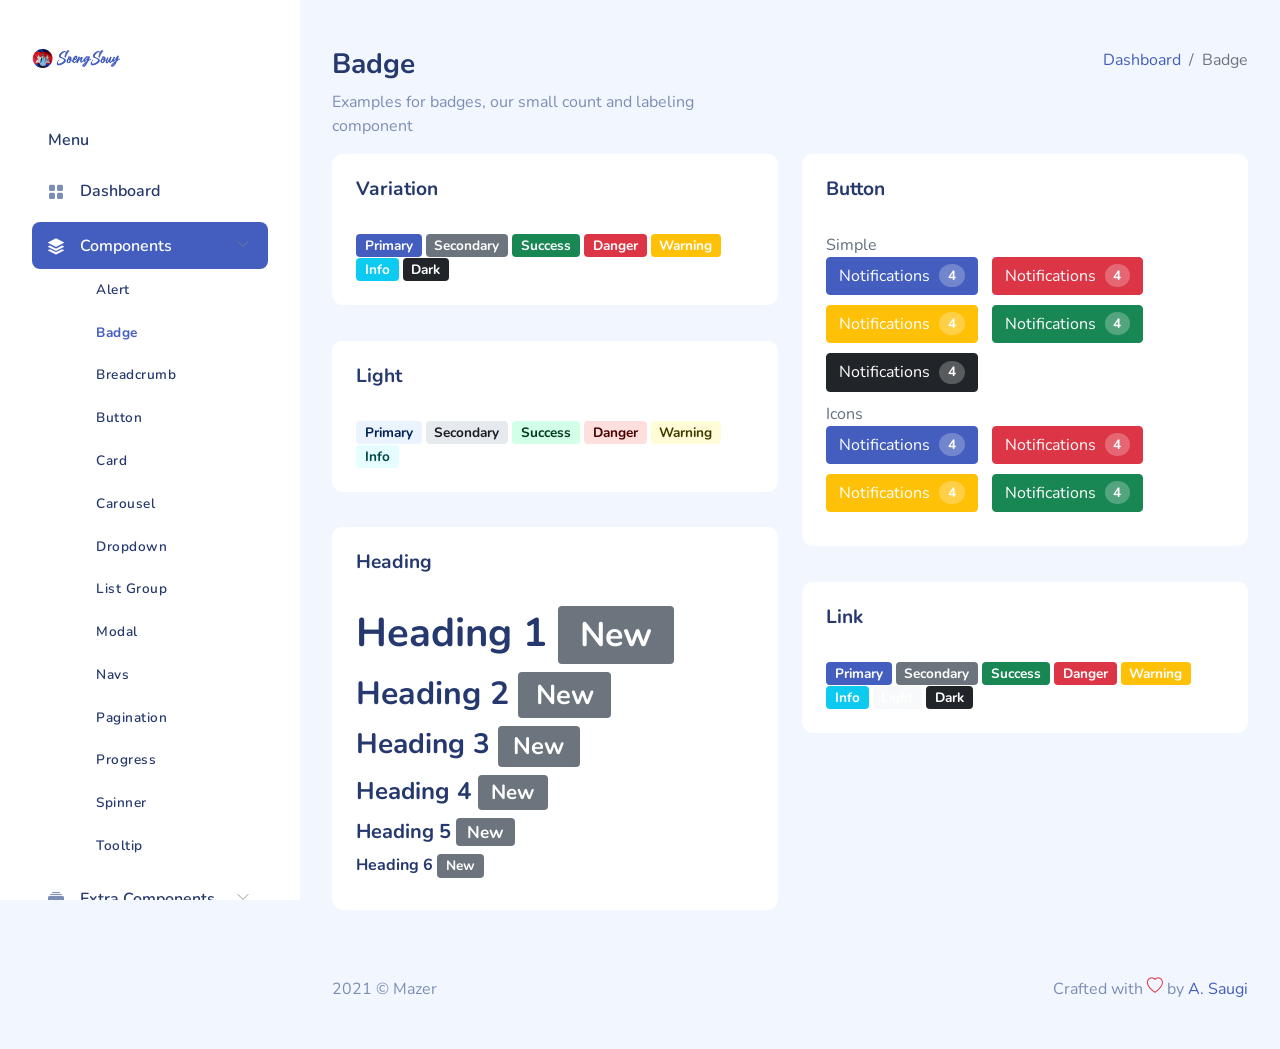
<file: public/assets/template/admin/component-badge.html>
<!DOCTYPE html>
<html lang="en">

<head>
    <meta charset="UTF-8">
    <meta name="viewport" content="width=device-width, initial-scale=1.0">
    <title>Badge - Mazer Admin Dashboard</title>

    <link rel="preconnect" href="https://fonts.gstatic.com">
    <link href="https://fonts.googleapis.com/css2?family=Nunito:wght@300;400;600;700;800&display=swap" rel="stylesheet">
    <link rel="stylesheet" href="assets/css/bootstrap.css">

    <link rel="stylesheet" href="assets/vendors/perfect-scrollbar/perfect-scrollbar.css">
    <link rel="stylesheet" href="assets/vendors/bootstrap-icons/bootstrap-icons.css">
    <link rel="stylesheet" href="assets/css/app.css">
    <link rel="shortcut icon" href="assets/images/favicon.svg" type="image/x-icon">
</head>

<body>
    <div id="app">
        <div id="sidebar" class="active">
            <div class="sidebar-wrapper active">
                <div class="sidebar-header">
                    <div class="d-flex justify-content-between">
                        <div class="logo">
                            <a href="index.html"><img src="assets/images/logo/logo.png" alt="Logo" srcset=""></a>
                        </div>
                        <div class="toggler">
                            <a href="#" class="sidebar-hide d-xl-none d-block"><i class="bi bi-x bi-middle"></i></a>
                        </div>
                    </div>
                </div>
                <div class="sidebar-menu">
                    <ul class="menu">
                        <li class="sidebar-title">Menu</li>

                        <li class="sidebar-item  ">
                            <a href="index.html" class='sidebar-link'>
                                <i class="bi bi-grid-fill"></i>
                                <span>Dashboard</span>
                            </a>
                        </li>

                        <li class="sidebar-item active has-sub">
                            <a href="#" class='sidebar-link'>
                                <i class="bi bi-stack"></i>
                                <span>Components</span>
                            </a>
                            <ul class="submenu active">
                                <li class="submenu-item ">
                                    <a href="component-alert.html">Alert</a>
                                </li>
                                <li class="submenu-item active">
                                    <a href="component-badge.html">Badge</a>
                                </li>
                                <li class="submenu-item ">
                                    <a href="component-breadcrumb.html">Breadcrumb</a>
                                </li>
                                <li class="submenu-item ">
                                    <a href="component-button.html">Button</a>
                                </li>
                                <li class="submenu-item ">
                                    <a href="component-card.html">Card</a>
                                </li>
                                <li class="submenu-item ">
                                    <a href="component-carousel.html">Carousel</a>
                                </li>
                                <li class="submenu-item ">
                                    <a href="component-dropdown.html">Dropdown</a>
                                </li>
                                <li class="submenu-item ">
                                    <a href="component-list-group.html">List Group</a>
                                </li>
                                <li class="submenu-item ">
                                    <a href="component-modal.html">Modal</a>
                                </li>
                                <li class="submenu-item ">
                                    <a href="component-navs.html">Navs</a>
                                </li>
                                <li class="submenu-item ">
                                    <a href="component-pagination.html">Pagination</a>
                                </li>
                                <li class="submenu-item ">
                                    <a href="component-progress.html">Progress</a>
                                </li>
                                <li class="submenu-item ">
                                    <a href="component-spinner.html">Spinner</a>
                                </li>
                                <li class="submenu-item ">
                                    <a href="component-tooltip.html">Tooltip</a>
                                </li>
                            </ul>
                        </li>

                        <li class="sidebar-item  has-sub">
                            <a href="#" class='sidebar-link'>
                                <i class="bi bi-collection-fill"></i>
                                <span>Extra Components</span>
                            </a>
                            <ul class="submenu ">
                                <li class="submenu-item ">
                                    <a href="extra-component-avatar.html">Avatar</a>
                                </li>
                                <li class="submenu-item ">
                                    <a href="extra-component-sweetalert.html">Sweet Alert</a>
                                </li>
                                <li class="submenu-item ">
                                    <a href="extra-component-toastify.html">Toastify</a>
                                </li>
                                <li class="submenu-item ">
                                    <a href="extra-component-rating.html">Rating</a>
                                </li>
                                <li class="submenu-item ">
                                    <a href="extra-component-divider.html">Divider</a>
                                </li>
                            </ul>
                        </li>

                        <li class="sidebar-item  has-sub">
                            <a href="#" class='sidebar-link'>
                                <i class="bi bi-grid-1x2-fill"></i>
                                <span>Layouts</span>
                            </a>
                            <ul class="submenu ">
                                <li class="submenu-item ">
                                    <a href="layout-default.html">Default Layout</a>
                                </li>
                                <li class="submenu-item ">
                                    <a href="layout-vertical-1-column.html">1 Column</a>
                                </li>
                                <li class="submenu-item ">
                                    <a href="layout-vertical-navbar.html">Vertical with Navbar</a>
                                </li>
                                <li class="submenu-item ">
                                    <a href="layout-horizontal.html">Horizontal Menu</a>
                                </li>
                            </ul>
                        </li>

                        <li class="sidebar-title">Forms &amp; Tables</li>

                        <li class="sidebar-item  has-sub">
                            <a href="#" class='sidebar-link'>
                                <i class="bi bi-hexagon-fill"></i>
                                <span>Form Elements</span>
                            </a>
                            <ul class="submenu ">
                                <li class="submenu-item ">
                                    <a href="form-element-input.html">Input</a>
                                </li>
                                <li class="submenu-item ">
                                    <a href="form-element-input-group.html">Input Group</a>
                                </li>
                                <li class="submenu-item ">
                                    <a href="form-element-select.html">Select</a>
                                </li>
                                <li class="submenu-item ">
                                    <a href="form-element-radio.html">Radio</a>
                                </li>
                                <li class="submenu-item ">
                                    <a href="form-element-checkbox.html">Checkbox</a>
                                </li>
                                <li class="submenu-item ">
                                    <a href="form-element-textarea.html">Textarea</a>
                                </li>
                            </ul>
                        </li>

                        <li class="sidebar-item  ">
                            <a href="form-layout.html" class='sidebar-link'>
                                <i class="bi bi-file-earmark-medical-fill"></i>
                                <span>Form Layout</span>
                            </a>
                        </li>

                        <li class="sidebar-item  has-sub">
                            <a href="#" class='sidebar-link'>
                                <i class="bi bi-pen-fill"></i>
                                <span>Form Editor</span>
                            </a>
                            <ul class="submenu ">
                                <li class="submenu-item ">
                                    <a href="form-editor-quill.html">Quill</a>
                                </li>
                                <li class="submenu-item ">
                                    <a href="form-editor-ckeditor.html">CKEditor</a>
                                </li>
                                <li class="submenu-item ">
                                    <a href="form-editor-summernote.html">Summernote</a>
                                </li>
                                <li class="submenu-item ">
                                    <a href="form-editor-tinymce.html">TinyMCE</a>
                                </li>
                            </ul>
                        </li>

                        <li class="sidebar-item  ">
                            <a href="table.html" class='sidebar-link'>
                                <i class="bi bi-grid-1x2-fill"></i>
                                <span>Table</span>
                            </a>
                        </li>

                        <li class="sidebar-item  ">
                            <a href="table-datatable.html" class='sidebar-link'>
                                <i class="bi bi-file-earmark-spreadsheet-fill"></i>
                                <span>Datatable</span>
                            </a>
                        </li>

                        <li class="sidebar-title">Extra UI</li>

                        <li class="sidebar-item  has-sub">
                            <a href="#" class='sidebar-link'>
                                <i class="bi bi-pentagon-fill"></i>
                                <span>Widgets</span>
                            </a>
                            <ul class="submenu ">
                                <li class="submenu-item ">
                                    <a href="ui-widgets-chatbox.html">Chatbox</a>
                                </li>
                                <li class="submenu-item ">
                                    <a href="ui-widgets-pricing.html">Pricing</a>
                                </li>
                                <li class="submenu-item ">
                                    <a href="ui-widgets-todolist.html">To-do List</a>
                                </li>
                            </ul>
                        </li>

                        <li class="sidebar-item  has-sub">
                            <a href="#" class='sidebar-link'>
                                <i class="bi bi-egg-fill"></i>
                                <span>Icons</span>
                            </a>
                            <ul class="submenu ">
                                <li class="submenu-item ">
                                    <a href="ui-icons-bootstrap-icons.html">Bootstrap Icons </a>
                                </li>
                                <li class="submenu-item ">
                                    <a href="ui-icons-fontawesome.html">Fontawesome</a>
                                </li>
                                <li class="submenu-item ">
                                    <a href="ui-icons-dripicons.html">Dripicons</a>
                                </li>
                            </ul>
                        </li>

                        <li class="sidebar-item  has-sub">
                            <a href="#" class='sidebar-link'>
                                <i class="bi bi-bar-chart-fill"></i>
                                <span>Charts</span>
                            </a>
                            <ul class="submenu ">
                                <li class="submenu-item ">
                                    <a href="ui-chart-chartjs.html">ChartJS</a>
                                </li>
                                <li class="submenu-item ">
                                    <a href="ui-chart-apexcharts.html">Apexcharts</a>
                                </li>
                            </ul>
                        </li>

                        <li class="sidebar-item  ">
                            <a href="ui-file-uploader.html" class='sidebar-link'>
                                <i class="bi bi-cloud-arrow-up-fill"></i>
                                <span>File Uploader</span>
                            </a>
                        </li>

                        <li class="sidebar-item  has-sub">
                            <a href="#" class='sidebar-link'>
                                <i class="bi bi-map-fill"></i>
                                <span>Maps</span>
                            </a>
                            <ul class="submenu ">
                                <li class="submenu-item ">
                                    <a href="ui-map-google-map.html">Google Map</a>
                                </li>
                                <li class="submenu-item ">
                                    <a href="ui-map-jsvectormap.html">JS Vector Map</a>
                                </li>
                            </ul>
                        </li>

                        <li class="sidebar-title">Pages</li>

                        <li class="sidebar-item  ">
                            <a href="application-email.html" class='sidebar-link'>
                                <i class="bi bi-envelope-fill"></i>
                                <span>Email Application</span>
                            </a>
                        </li>

                        <li class="sidebar-item  ">
                            <a href="application-chat.html" class='sidebar-link'>
                                <i class="bi bi-chat-dots-fill"></i>
                                <span>Chat Application</span>
                            </a>
                        </li>

                        <li class="sidebar-item  ">
                            <a href="application-gallery.html" class='sidebar-link'>
                                <i class="bi bi-image-fill"></i>
                                <span>Photo Gallery</span>
                            </a>
                        </li>

                        <li class="sidebar-item  ">
                            <a href="application-checkout.html" class='sidebar-link'>
                                <i class="bi bi-basket-fill"></i>
                                <span>Checkout Page</span>
                            </a>
                        </li>

                        <li class="sidebar-item  has-sub">
                            <a href="#" class='sidebar-link'>
                                <i class="bi bi-person-badge-fill"></i>
                                <span>Authentication</span>
                            </a>
                            <ul class="submenu ">
                                <li class="submenu-item ">
                                    <a href="auth-login.html">Login</a>
                                </li>
                                <li class="submenu-item ">
                                    <a href="auth-register.html">Register</a>
                                </li>
                                <li class="submenu-item ">
                                    <a href="auth-forgot-password.html">Forgot Password</a>
                                </li>
                            </ul>
                        </li>

                        <li class="sidebar-item  has-sub">
                            <a href="#" class='sidebar-link'>
                                <i class="bi bi-x-octagon-fill"></i>
                                <span>Errors</span>
                            </a>
                            <ul class="submenu ">
                                <li class="submenu-item ">
                                    <a href="error-403.html">403</a>
                                </li>
                                <li class="submenu-item ">
                                    <a href="error-404.html">404</a>
                                </li>
                                <li class="submenu-item ">
                                    <a href="error-500.html">500</a>
                                </li>
                            </ul>
                        </li>

                        <li class="sidebar-title">Raise Support</li>

                        <li class="sidebar-item  ">
                            <a href="https://zuramai.github.io/mazer/docs" class='sidebar-link'>
                                <i class="bi bi-life-preserver"></i>
                                <span>Documentation</span>
                            </a>
                        </li>

                        <li class="sidebar-item  ">
                            <a href="https://github.com/zuramai/mazer/blob/main/CONTRIBUTING.md" class='sidebar-link'>
                                <i class="bi bi-puzzle"></i>
                                <span>Contribute</span>
                            </a>
                        </li>

                        <li class="sidebar-item  ">
                            <a href="https://github.com/zuramai/mazer#donate" class='sidebar-link'>
                                <i class="bi bi-cash"></i>
                                <span>Donate</span>
                            </a>
                        </li>

                    </ul>
                </div>
                <button class="sidebar-toggler btn x"><i data-feather="x"></i></button>
            </div>
        </div>
        <div id="main">
            <header class="mb-3">
                <a href="#" class="burger-btn d-block d-xl-none">
                    <i class="bi bi-justify fs-3"></i>
                </a>
            </header>

            <div class="page-heading">
                <div class="page-title">
                    <div class="row">
                        <div class="col-12 col-md-6 order-md-1 order-last">
                            <h3>Badge</h3>
                            <p class="text-subtitle text-muted">Examples for badges, our small count and labeling
                                component</p>
                        </div>
                        <div class="col-12 col-md-6 order-md-2 order-first">
                            <nav aria-label="breadcrumb" class="breadcrumb-header float-start float-lg-end">
                                <ol class="breadcrumb">
                                    <li class="breadcrumb-item"><a href="index.html">Dashboard</a></li>
                                    <li class="breadcrumb-item active" aria-current="page">Badge</li>
                                </ol>
                            </nav>
                        </div>
                    </div>
                </div>
                <section class="section">
                    <div class="row">
                        <div class="col-12 col-md-6 col-lg-6">
                            <div class="card">
                                <div class="card-header">
                                    <h4>Variation</h4>
                                </div>
                                <div class="card-body">
                                    <div class="badges">
                                        <span class="badge bg-primary">Primary</span>
                                        <span class="badge bg-secondary">Secondary</span>
                                        <span class="badge bg-success">Success</span>
                                        <span class="badge bg-danger">Danger</span>
                                        <span class="badge bg-warning">Warning</span>
                                        <span class="badge bg-info">Info</span>
                                        <span class="badge bg-dark">Dark</span>
                                    </div>
                                </div>
                            </div>
                            <div class="card">
                                <div class="card-header">
                                    <h4>Light</h4>
                                </div>
                                <div class="card-body">
                                    <div class="badges">
                                        <span class="badge bg-light-primary">Primary</span>
                                        <span class="badge bg-light-secondary">Secondary</span>
                                        <span class="badge bg-light-success">Success</span>
                                        <span class="badge bg-light-danger">Danger</span>
                                        <span class="badge bg-light-warning">Warning</span>
                                        <span class="badge bg-light-info">Info</span>
                                        <span class="badge bg-light-dark">Dark</span>
                                    </div>
                                </div>
                            </div>
                            <div class="card">
                                <div class="card-header">
                                    <h4>Heading</h4>
                                </div>
                                <div class="card-body">
                                    <h1>Heading 1 <span class="badge bg-secondary">New</span></h1>
                                    <h2>Heading 2 <span class="badge bg-secondary">New</span></h2>
                                    <h3>Heading 3 <span class="badge bg-secondary">New</span></h3>
                                    <h4>Heading 4 <span class="badge bg-secondary">New</span></h4>
                                    <h5>Heading 5 <span class="badge bg-secondary">New</span></h5>
                                    <h6>Heading 6 <span class="badge bg-secondary">New</span></h6>
                                </div>
                            </div>
                        </div>
                        <div class="col-12 col-md-6 col-lg-6">
                            <div class="card">
                                <div class="card-header">
                                    <h4>Button</h4>
                                </div>
                                <div class="card-body">
                                    <div class="buttons">
                                        <div class="section-title mt-0">Simple</div>
                                        <button type="button" class="btn btn-primary">
                                            Notifications <span class="badge bg-transparent">4</span>
                                        </button>
                                        <button type="button" class="btn btn-danger">
                                            Notifications <span class="badge bg-transparent">4</span>
                                        </button>
                                        <button type="button" class="btn btn-warning">
                                            Notifications <span class="badge bg-transparent">4</span>
                                        </button>
                                        <button type="button" class="btn btn-success">
                                            Notifications <span class="badge bg-transparent">4</span>
                                        </button>
                                        <button type="button" class="btn btn-dark">
                                            Notifications <span class="badge bg-transparent">4</span>
                                        </button>
                                        <div class="section-title">Icons</div>
                                        <button type="button" class="btn btn-primary btn-icon icon-left">
                                            <i class="fas fa-plane"></i> Notifications <span
                                                class="badge bg-transparent">4</span>
                                        </button>
                                        <button type="button" class="btn btn-danger btn-icon icon-left">
                                            <i class="fas fa-plane"></i> Notifications <span
                                                class="badge bg-transparent">4</span>
                                        </button>
                                        <button type="button" class="btn btn-warning btn-icon icon-left">
                                            <i class="fas fa-plane"></i> Notifications <span
                                                class="badge bg-transparent">4</span>
                                        </button>
                                        <button type="button" class="btn btn-success btn-icon icon-left">
                                            <i class="fas fa-plane"></i> Notifications <span
                                                class="badge bg-transparent">4</span>
                                        </button>
                                    </div>
                                </div>
                            </div>
                            <div class="card">
                                <div class="card-header">
                                    <h4>Link</h4>
                                </div>
                                <div class="card-body">
                                    <div class="badges">
                                        <a href="#" class="badge bg-primary">Primary</a>
                                        <a href="#" class="badge bg-secondary">Secondary</a>
                                        <a href="#" class="badge bg-success">Success</a>
                                        <a href="#" class="badge bg-danger">Danger</a>
                                        <a href="#" class="badge bg-warning">Warning</a>
                                        <a href="#" class="badge bg-info">Info</a>
                                        <a href="#" class="badge bg-light">Light</a>
                                        <a href="#" class="badge bg-dark">Dark</a>
                                    </div>
                                </div>
                            </div>
                        </div>
                    </div>
                </section>
            </div>

            <footer>
                <div class="footer clearfix mb-0 text-muted">
                    <div class="float-start">
                        <p>2021 &copy; Mazer</p>
                    </div>
                    <div class="float-end">
                        <p>Crafted with <span class="text-danger"><i class="bi bi-heart"></i></span> by <a
                                href="http://ahmadsaugi.com">A. Saugi</a></p>
                    </div>
                </div>
            </footer>
        </div>
    </div>
    <script src="assets/vendors/perfect-scrollbar/perfect-scrollbar.min.js"></script>
    <script src="assets/js/bootstrap.bundle.min.js"></script>

    <script src="assets/js/main.js"></script>
</body>

</html>
</file>
<file: public/assets/template/admin/assets/vendors/iconly/bold.css>
@font-face {
  font-family: 'Iconly---Bold';
  src:  url('fonts/Iconly---Bold.eot?jilz72');
  src:  url('fonts/Iconly---Bold.eot?jilz72#iefix') format('embedded-opentype'),
    url('fonts/Iconly---Bold.ttf?jilz72') format('truetype'),
    url('fonts/Iconly---Bold.woff?jilz72') format('woff'),
    url('fonts/Iconly---Bold.svg?jilz72#Iconly---Bold') format('svg');
  font-weight: normal;
  font-style: normal;
  font-display: block;
}

[class^="iconly-bold"], [class*=" iconly-bold"] {
  /* use !important to prevent issues with browser extensions that change fonts */
  font-family: 'Iconly---Bold' !important;
  speak: never;
  font-style: normal;
  font-weight: normal;
  font-variant: normal;
  text-transform: none;
  line-height: 1;

  /* Better Font Rendering =========== */
  -webkit-font-smoothing: antialiased;
  -moz-osx-font-smoothing: grayscale;
}

.iconly-boldActivity:before {
  content: "\e900";
}
.iconly-boldUser:before {
  content: "\e901";
}
.iconly-boldUser1:before {
  content: "\e902";
}
.iconly-boldAdd-User:before {
  content: "\e903";
}
.iconly-boldArrow---Down-2:before {
  content: "\e904";
}
.iconly-boldArrow---Down-3:before {
  content: "\e905";
}
.iconly-boldArrow---Down-Circle:before {
  content: "\e906";
}
.iconly-boldArrow---Down-Square:before {
  content: "\e907";
}
.iconly-boldArrow---Down:before {
  content: "\e908";
}
.iconly-boldArrow---Left-2:before {
  content: "\e909";
}
.iconly-boldArrow---Left-3:before {
  content: "\e90a";
}
.iconly-boldArrow---Left-Circle:before {
  content: "\e90b";
}
.iconly-boldArrow---Left-Square:before {
  content: "\e90c";
}
.iconly-boldArrow---Left:before {
  content: "\e90d";
}
.iconly-boldArrow---Right-2:before {
  content: "\e90e";
}
.iconly-boldArrow---Right-3:before {
  content: "\e90f";
}
.iconly-boldArrow---Right-Circle:before {
  content: "\e910";
}
.iconly-boldArrow---Right-Square:before {
  content: "\e911";
}
.iconly-boldArrow---Right:before {
  content: "\e912";
}
.iconly-boldArrow---Up-2:before {
  content: "\e913";
}
.iconly-boldArrow---Up-3:before {
  content: "\e914";
}
.iconly-boldArrow---Up-Circle:before {
  content: "\e915";
}
.iconly-boldArrow---Up-Square:before {
  content: "\e916";
}
.iconly-boldArrow---Up:before {
  content: "\e917";
}
.iconly-boldBag-2:before {
  content: "\e918";
}
.iconly-boldBag:before {
  content: "\e919";
}
.iconly-boldBookmark:before {
  content: "\e91a";
}
.iconly-boldBuy:before {
  content: "\e91b";
}
.iconly-boldCalendar:before {
  content: "\e91c";
}
.iconly-boldCall-Missed:before {
  content: "\e91d";
}
.iconly-boldCall-Silent:before {
  content: "\e91e";
}
.iconly-boldCall:before {
  content: "\e91f";
}
.iconly-boldCalling:before {
  content: "\e920";
}
.iconly-boldCamera:before {
  content: "\e921";
}
.iconly-boldCategory:before {
  content: "\e922";
}
.iconly-boldChart:before {
  content: "\e923";
}
.iconly-boldChat:before {
  content: "\e924";
}
.iconly-boldClose-Square:before {
  content: "\e925";
}
.iconly-boldDanger:before {
  content: "\e926";
}
.iconly-boldDelete:before {
  content: "\e927";
}
.iconly-boldDiscount:before {
  content: "\e928";
}
.iconly-boldDiscovery:before {
  content: "\e929";
}
.iconly-boldDocument:before {
  content: "\e92a";
}
.iconly-boldDownload:before {
  content: "\e92b";
}
.iconly-boldEdit-Square:before {
  content: "\e92c";
}
.iconly-boldEdit:before {
  content: "\e92d";
}
.iconly-boldFilter-2:before {
  content: "\e92e";
}
.iconly-boldFilter:before {
  content: "\e92f";
}
.iconly-boldFolder:before {
  content: "\e930";
}
.iconly-boldGame:before {
  content: "\e931";
}
.iconly-boldGraph:before {
  content: "\e932";
}
.iconly-boldHeart:before {
  content: "\e933";
}
.iconly-boldHide:before {
  content: "\e934";
}
.iconly-boldHome:before {
  content: "\e935";
}
.iconly-boldImage-2:before {
  content: "\e936";
}
.iconly-boldImage:before {
  content: "\e937";
}
.iconly-boldInfo-Circle:before {
  content: "\e938";
}
.iconly-boldInfo-Square:before {
  content: "\e939";
}
.iconly-boldLocation:before {
  content: "\e93a";
}
.iconly-boldLock:before {
  content: "\e93b";
}
.iconly-boldLogin:before {
  content: "\e93c";
}
.iconly-boldLogout:before {
  content: "\e93d";
}
.iconly-boldMessage:before {
  content: "\e93e";
}
.iconly-boldMore-Circle:before {
  content: "\e93f";
}
.iconly-boldMore-Square:before {
  content: "\e940";
}
.iconly-boldNotification:before {
  content: "\e941";
}
.iconly-boldPaper-Download:before {
  content: "\e942";
}
.iconly-boldPaper-Fail:before {
  content: "\e943";
}
.iconly-boldPaper-Negative:before {
  content: "\e944";
}
.iconly-boldPaper-Plus:before {
  content: "\e945";
}
.iconly-boldPaper-Upload:before {
  content: "\e946";
}
.iconly-boldPaper:before {
  content: "\e947";
}
.iconly-boldPassword:before {
  content: "\e948";
}
.iconly-boldPlay:before {
  content: "\e949";
}
.iconly-boldPlus:before {
  content: "\e94a";
}
.iconly-boldProfile:before {
  content: "\e94b";
}
.iconly-boldScan:before {
  content: "\e94c";
}
.iconly-boldSearch:before {
  content: "\e94d";
}
.iconly-boldSend:before {
  content: "\e94e";
}
.iconly-boldSetting:before {
  content: "\e94f";
}
.iconly-boldShield-Done:before {
  content: "\e950";
}
.iconly-boldShield-Fail:before {
  content: "\e951";
}
.iconly-boldShow:before {
  content: "\e952";
}
.iconly-boldStar:before {
  content: "\e953";
}
.iconly-boldSwap:before {
  content: "\e954";
}
.iconly-boldTick-Square:before {
  content: "\e955";
}
.iconly-boldTicket-Star:before {
  content: "\e956";
}
.iconly-boldTicket:before {
  content: "\e957";
}
.iconly-boldTime-Circle:before {
  content: "\e958";
}
.iconly-boldTime-Square:before {
  content: "\e959";
}
.iconly-boldUnlock:before {
  content: "\e95a";
}
.iconly-boldUpload:before {
  content: "\e95b";
}
.iconly-boldVideo:before {
  content: "\e95c";
}
.iconly-boldVoice-2:before {
  content: "\e95d";
}
.iconly-boldVoice:before {
  content: "\e95e";
}
.iconly-boldVolume-Down:before {
  content: "\e95f";
}
.iconly-boldVolume-Off:before {
  content: "\e960";
}
.iconly-boldVolume-Up:before {
  content: "\e961";
}
.iconly-boldWallet:before {
  content: "\e962";
}
.iconly-boldWork:before {
  content: "\e963";
}
</file>
<file: public/assets/template/admin/assets/vendors/perfect-scrollbar/perfect-scrollbar.css>
/*
 * Container style
 */
.ps {
  overflow: hidden !important;
  overflow-anchor: none;
  -ms-overflow-style: none;
  touch-action: auto;
  -ms-touch-action: auto;
}

/*
 * Scrollbar rail styles
 */
.ps__rail-x {
  display: none;
  opacity: 0;
  transition: background-color .2s linear, opacity .2s linear;
  -webkit-transition: background-color .2s linear, opacity .2s linear;
  height: 15px;
  /* there must be 'bottom' or 'top' for ps__rail-x */
  bottom: 0px;
  /* please don't change 'position' */
  position: absolute;
}

.ps__rail-y {
  display: none;
  opacity: 0;
  transition: background-color .2s linear, opacity .2s linear;
  -webkit-transition: background-color .2s linear, opacity .2s linear;
  width: 15px;
  /* there must be 'right' or 'left' for ps__rail-y */
  right: 0;
  /* please don't change 'position' */
  position: absolute;
}

.ps--active-x > .ps__rail-x,
.ps--active-y > .ps__rail-y {
  display: block;
  background-color: transparent;
}

.ps:hover > .ps__rail-x,
.ps:hover > .ps__rail-y,
.ps--focus > .ps__rail-x,
.ps--focus > .ps__rail-y,
.ps--scrolling-x > .ps__rail-x,
.ps--scrolling-y > .ps__rail-y {
  opacity: 0.6;
}

.ps .ps__rail-x:hover,
.ps .ps__rail-y:hover,
.ps .ps__rail-x:focus,
.ps .ps__rail-y:focus,
.ps .ps__rail-x.ps--clicking,
.ps .ps__rail-y.ps--clicking {
  background-color: #eee;
  opacity: 0.9;
}

/*
 * Scrollbar thumb styles
 */
.ps__thumb-x {
  background-color: #aaa;
  border-radius: 6px;
  transition: background-color .2s linear, height .2s ease-in-out;
  -webkit-transition: background-color .2s linear, height .2s ease-in-out;
  height: 6px;
  /* there must be 'bottom' for ps__thumb-x */
  bottom: 2px;
  /* please don't change 'position' */
  position: absolute;
}

.ps__thumb-y {
  background-color: #aaa;
  border-radius: 6px;
  transition: background-color .2s linear, width .2s ease-in-out;
  -webkit-transition: background-color .2s linear, width .2s ease-in-out;
  width: 6px;
  /* there must be 'right' for ps__thumb-y */
  right: 2px;
  /* please don't change 'position' */
  position: absolute;
}

.ps__rail-x:hover > .ps__thumb-x,
.ps__rail-x:focus > .ps__thumb-x,
.ps__rail-x.ps--clicking .ps__thumb-x {
  background-color: #999;
  height: 11px;
}

.ps__rail-y:hover > .ps__thumb-y,
.ps__rail-y:focus > .ps__thumb-y,
.ps__rail-y.ps--clicking .ps__thumb-y {
  background-color: #999;
  width: 11px;
}

/* MS supports */
@supports (-ms-overflow-style: none) {
  .ps {
    overflow: auto !important;
  }
}

@media screen and (-ms-high-contrast: active), (-ms-high-contrast: none) {
  .ps {
    overflow: auto !important;
  }
}
</file>
<file: public/assets/template/admin/assets/css/app.css>
.alert{border:none}.alert p{margin-bottom:0}.alert button.close{padding:.75rem;line-height:.75}.alert .alert-heading,.alert .alert-heading+p{margin-left:.4rem}.alert-primary{background-color:#435ebe;color:#fff}.alert-primary a{color:#fff;font-weight:700}.alert-secondary{background-color:#ebeef3;color:#383d41}.alert-secondary a{color:#fff;font-weight:700}.alert-success{background-color:#4fbe87;color:#fff}.alert-success a{color:#fff;font-weight:700}.alert-warning{background-color:#eaca4a;color:#fff}.alert-warning a{color:#fff;font-weight:700}.alert-danger{background-color:#f3616d;color:#fff}.alert-danger a{color:#fff;font-weight:700}.alert-dark{background-color:#454546;color:#fff}.alert-dark a{color:#fff;font-weight:700}.alert-light{background-color:#f9f9f9;color:#818182}.alert-light a{color:#fff;font-weight:700}.alert-info{background-color:#56b6f7;color:#fff}.alert-info a{color:#fff;font-weight:700}.alert-light-primary{background-color:#ebf3ff}.alert-light-secondary{background-color:#e6eaee}.alert-light-success{background-color:#d2ffe8}.alert-light-danger{background-color:#ffdede}.alert-light-warning{background-color:#fffdd8}.alert-light-info{background-color:#e6fdff}.avatar{display:inline-flex;border-radius:50%;text-align:center;vertical-align:middle;position:relative}.avatar .avatar-content{width:32px;height:32px;color:#fff;display:flex;justify-content:center;align-items:center;font-size:.875rem}.avatar .avatar-content i,.avatar .avatar-content svg{color:#fff;font-size:1rem;height:1rem}.avatar img{width:32px;height:32px;border-radius:50%}.avatar .avatar-status{width:.7rem;height:.7rem;position:absolute;border-radius:50%;border:1px solid #fff;bottom:0;right:0}.avatar.avatar-sm .avatar-content,.avatar.avatar-sm img{width:24px;height:24px;font-size:.8rem}.avatar.avatar-md .avatar-content,.avatar.avatar-md img{width:32px;height:32px;font-size:.8rem}.avatar.avatar-lg .avatar-content,.avatar.avatar-lg img{width:48px;height:48px;font-size:1.2rem}.avatar.avatar-xl .avatar-content,.avatar.avatar-xl img{width:60px;height:60px;font-size:1.4rem}.btn .badge{border-radius:50%;margin-left:5px}.btn .badge.bg-transparent{background-color:hsla(0,0%,100%,.25)!important;color:#fff}.btn i,.btn svg{width:16px;height:16px}.btn.icon{padding:.4rem .6rem}.btn.icon svg{width:16px;height:16px}.btn.icon.icon-left svg{margin-right:3px}.btn.icon.icon-right svg{margin-left:3px}.btn.btn-outline-white{color:#fff;border-color:#fff}.btn.btn-outline-white:hover{color:#333;background-color:#fff}.btn.btn-light-primary{background-color:#ebf3ff;color:#002152}.btn.btn-light-secondary{background-color:#e6eaee;color:#181e24}.btn.btn-light-success{background-color:#d2ffe8;color:#00391c}.btn.btn-light-danger{background-color:#ffdede;color:#450000}.btn.btn-light-warning{background-color:#fffdd8;color:#3f3c00}.btn.btn-light-info{background-color:#e6fdff;color:#00474d}.btn.btn-danger,.btn.btn-info,.btn.btn-primary,.btn.btn-secondary,.btn.btn-success,.btn.btn-warning{color:#fff}.btn.btn-light{color:#607080}.btn.btn-dark{color:#fff}.btn-block{width:100%}.btn-group:not(.dropdown) .btn:not([class*=btn-]){border:1px solid #dfe3e7}.btn-group>.btn{border-radius:.267rem}.buttons .btn{margin:0 10px 10px 0}.breadcrumb.breadcrumb-right{justify-content:flex-end;margin-top:1rem}.breadcrumb.breadcrumb-center{justify-content:center;margin-top:1rem}.carousel-inner{border-radius:.7rem}.carousel-caption h5{color:#fff}.card{margin-bottom:2.2rem;border:none}.card.card-statistic{box-shadow:1px 2px 5px rgba(47,170,244,.5);background:linear-gradient(180deg,#25a6f1,#54b9ff)}.card.card-statistic .card-title{text-transform:uppercase;color:#fff;letter-spacing:.8px;font-weight:400;font-size:1.3rem;margin-bottom:0;margin-top:5px}.card.card-statistic .card-right p{font-size:1.5rem;color:#fff;margin-bottom:0}.card.card-statistic .card-right span.green{color:#6fff6f}.card.card-statistic .card-right span.red{color:#ff7979}.card.card-statistic .chart-wrapper{height:100px}.card .card-header{border:none}.card .card-header h4{font-size:1.2rem;font-weight:700}.card .card-header~.card-body{padding-top:0}.card .card-content{position:relative}.card .card-title{font-size:1.2rem}.card .card-body{padding:1.5rem}.card .card-heading{color:#555;font-size:1.5rem}.card .card-img-overlay{background-color:rgba(0,0,0,.6)}.card .card-img-overlay p{color:#eee}.card .card-img-overlay .card-title{color:#fff}.pricing .card{box-shadow:none;border-right:1px solid #e9ecef;box-shadow:0 10px 10px #e9ecef;margin-bottom:.5rem}.pricing h1{text-align:center;font-size:4rem;margin-bottom:3rem}.pricing .card-header .card-title{font-size:2rem!important;margin-bottom:0}.pricing .card-header p{font-size:.8rem}.pricing ul li{list-style:none;margin-bottom:.5rem}.pricing ul li i,.pricing ul li svg{width:1rem;color:#198754;font-size:1rem;margin-right:7px}.pricing .card-highlighted{background-color:#435ebe;padding-top:20px;padding-bottom:20px}.pricing .card-highlighted .card-body,.pricing .card-highlighted .card-header{background-color:#435ebe;color:#fff}.pricing .card-highlighted ul li{color:#fff}.pricing .card-highlighted ul li i,.pricing .card-highlighted ul li svg{color:#479f76}.pricing .card-highlighted .card-footer{background-color:#435ebe}.pricing .card-highlighted .card-title{color:#fff;font-size:1.8rem}.divider{display:block;text-align:center;overflow:hidden;margin:1rem 0}.divider .divider-text{position:relative;display:inline-block;padding:0 1rem;background-color:#fff}.divider .divider-text:after,.divider .divider-text:before{content:"";position:absolute;top:50%;width:9999px;border-top:1px solid #dfe3e7}.divider .divider-text:before{right:100%}.divider .divider-text:after{left:100%}.divider.divider-left .divider-text{left:0;float:left;padding-left:0}.divider.divider-left-center .divider-text{left:-25%}.divider.divider-right-center .divider-text{left:25%}.divider.divider-right .divider-text{float:right;padding-right:0}.dropdown-toggle:after{color:#fff}.dropdown-menu-large{min-width:16rem}.dropdown-menu{box-shadow:0 0 30px rgba(0,0,0,.03)}.dropdown-item{transition:all .5s}.form-group{margin-bottom:.7rem}.form-group label{color:rgba(35,28,99,.7);font-weight:600}.form-group small{font-size:.7rem}.form-group.with-title{position:relative}.form-group.with-title label{position:absolute;top:0;left:0;padding:5px;font-size:.6rem;background-color:#e9ecef;width:100%;transition:border-color .15s ease-in-out,box-shadow .15s ease-in-out}.form-group.with-title .form-control,.form-group.with-title dataTable-input{padding-top:2rem}.form-group.with-title .form-control:focus~label,.form-group.with-title dataTable-input:focus~label{border-left:1px solid #435ebe;border-top:1px solid #435ebe;border-right:1px solid #435ebe}.form-group[class*=has-icon-].has-icon-left .form-control{padding-left:2.5rem}.form-group[class*=has-icon-].has-icon-left .form-control-icon{left:0}.form-group[class*=has-icon-].has-icon-right .form-control{padding-right:2.5rem}.form-group[class*=has-icon-].has-icon-right .form-control-icon{right:0}.form-group[class*=has-icon-] .form-control:focus~.form-control-icon i,.form-group[class*=has-icon-] .form-control:focus~.form-control-icon svg{color:#5a8dee}.form-group[class*=has-icon-] .form-control.form-control-xl{padding-left:3rem}.form-group[class*=has-icon-] .form-control.form-control-xl~.form-control-icon i{font-size:1.6rem}.form-group[class*=has-icon-] .form-control.form-control-xl~.form-control-icon i:before{color:#a6a8aa}.form-group[class*=has-icon-] .form-control-icon{position:absolute;top:50%;transform:translateY(-50%);padding:0 .6rem}.form-group[class*=has-icon-] .form-control-icon i,.form-group[class*=has-icon-] .form-control-icon svg{width:1.2rem;color:#6c757d;font-size:1.2rem}.form-group[class*=has-icon-] .form-control-icon i:before,.form-group[class*=has-icon-] .form-control-icon svg:before{vertical-align:sub}.form-control.form-control-xl{padding:.85rem 1rem;font-size:1.2rem}.form-check .form-check-input[class*=bg-]{border:0}.form-check .form-check-input:focus{box-shadow:none}.form-check .form-check-input.form-check-primary{background-color:#435ebe;border-color:#435ebe}.form-check .form-check-input.form-check-primary:not(:checked){background-color:transparent;border:1px solid #ced4da}.form-check .form-check-input.form-check-primary.form-check-glow{box-shadow:0 0 5px #697ecb}.form-check .form-check-input.form-check-primary.form-check-glow:not(:checked){box-shadow:none}.form-check .form-check-input.form-check-secondary{background-color:#6c757d;border-color:#6c757d}.form-check .form-check-input.form-check-secondary:not(:checked){background-color:transparent;border:1px solid #ced4da}.form-check .form-check-input.form-check-secondary.form-check-glow{box-shadow:0 0 5px #868e96}.form-check .form-check-input.form-check-secondary.form-check-glow:not(:checked){box-shadow:none}.form-check .form-check-input.form-check-success{background-color:#198754;border-color:#198754}.form-check .form-check-input.form-check-success:not(:checked){background-color:transparent;border:1px solid #ced4da}.form-check .form-check-input.form-check-success.form-check-glow{box-shadow:0 0 5px #21b26f}.form-check .form-check-input.form-check-success.form-check-glow:not(:checked){box-shadow:none}.form-check .form-check-input.form-check-info{background-color:#0dcaf0;border-color:#0dcaf0}.form-check .form-check-input.form-check-info:not(:checked){background-color:transparent;border:1px solid #ced4da}.form-check .form-check-input.form-check-info.form-check-glow{box-shadow:0 0 5px #3cd5f4}.form-check .form-check-input.form-check-info.form-check-glow:not(:checked){box-shadow:none}.form-check .form-check-input.form-check-warning{background-color:#ffc107;border-color:#ffc107}.form-check .form-check-input.form-check-warning:not(:checked){background-color:transparent;border:1px solid #ced4da}.form-check .form-check-input.form-check-warning.form-check-glow{box-shadow:0 0 5px #ffce3a}.form-check .form-check-input.form-check-warning.form-check-glow:not(:checked){box-shadow:none}.form-check .form-check-input.form-check-danger{background-color:#dc3545;border-color:#dc3545}.form-check .form-check-input.form-check-danger:not(:checked){background-color:transparent;border:1px solid #ced4da}.form-check .form-check-input.form-check-danger.form-check-glow{box-shadow:0 0 5px #e4606d}.form-check .form-check-input.form-check-danger.form-check-glow:not(:checked){box-shadow:none}.form-check .form-check-input.form-check-light{background-color:#f8f9fa;border-color:#f8f9fa}.form-check .form-check-input.form-check-light:not(:checked){background-color:transparent;border:1px solid #ced4da}.form-check .form-check-input.form-check-light.form-check-glow{box-shadow:0 0 5px #fff}.form-check .form-check-input.form-check-light.form-check-glow:not(:checked){box-shadow:none}.form-check .form-check-input.form-check-dark{background-color:#212529;border-color:#212529}.form-check .form-check-input.form-check-dark:not(:checked){background-color:transparent;border:1px solid #ced4da}.form-check .form-check-input.form-check-dark.form-check-glow{box-shadow:0 0 5px #383f45}.form-check .form-check-input.form-check-dark.form-check-glow:not(:checked){box-shadow:none}.form-check.form-check-sm .form-check-input{width:.9rem;height:.9rem;margin-top:.3em}.form-check.form-check-sm label{font-size:.7rem}.form-check.form-check-lg .form-check-input{width:1.5rem;height:1.5rem;margin-top:.3em}.form-check.form-check-lg label{font-size:1rem}.form-check.form-check-primary .form-check-input{background-color:#435ebe;border-color:#435ebe}.form-check.form-check-secondary .form-check-input{background-color:#6c757d;border-color:#6c757d}.form-check.form-check-success .form-check-input{background-color:#198754;border-color:#198754}.form-check.form-check-info .form-check-input{background-color:#0dcaf0;border-color:#0dcaf0}.form-check.form-check-warning .form-check-input{background-color:#ffc107;border-color:#ffc107}.form-check.form-check-danger .form-check-input{background-color:#dc3545;border-color:#dc3545}.form-check.form-check-light .form-check-input{background-color:#f8f9fa;border-color:#f8f9fa}.form-check.form-check-dark .form-check-input{background-color:#212529;border-color:#212529}.dataTable-input{min-height:calc(1.5em + .934rem + 2px);padding:.467rem .6rem;font-size:.9025rem;font-weight:400;line-height:1.5;color:#555252;background-color:#fff;background-clip:padding-box;border:1px solid #dfe3e7;-webkit-appearance:none;-moz-appearance:none;appearance:none;border-radius:.25rem;transition:border-color .15s ease-in-out,box-shadow .15s ease-in-out}.dataTable-input:focus{color:#555252;background-color:#fff;border-color:#5a8dee;outline:0;box-shadow:0 3px 8px 0 rgba(0,0,0,.1)}.modal .modal-content{box-shadow:-8px 12px 18px 0 rgba(25,42,70,.13);border:none}.modal .modal-full{max-width:94%}.modal .white{color:#fff}.modal .modal-header{display:flex;justify-content:space-between;align-items:center}.modal .modal-header .modal-title{font-size:1.1rem}.modal .modal-header .close{padding:7px 10px;border-radius:50%;background:none;border:none}.modal .modal-header .close:hover{background:#dee2e6}.modal .modal-header i,.modal .modal-header svg{font-size:12px;height:12px;width:12px}.modal .modal-footer{padding:1rem}.modal.modal-borderless .modal-header{border-bottom:0}.modal.modal-borderless .modal-footer{border-top:0}#sidebar.active .sidebar-wrapper{left:0}#sidebar:not(.active) .sidebar-wrapper{left:-300px}#sidebar:not(.active)~#main{margin-left:0}.sidebar-wrapper{width:300px;height:100vh;position:fixed;top:0;z-index:10;overflow-y:auto;background-color:#fff;bottom:0;transition:left .5s ease-out}.sidebar-wrapper .sidebar-header{padding:2rem 2rem 1rem;font-size:2rem;font-weight:700}.sidebar-wrapper .sidebar-header img{height:1.2rem}.sidebar-wrapper .sidebar-toggler.x{position:absolute;right:0;top:.5rem;display:none}.sidebar-wrapper .menu{margin-top:2rem;padding:0 2rem;font-weight:600}.sidebar-wrapper .menu .sidebar-title{padding:0 1rem;margin:1.5rem 0 1rem;font-size:1rem;list-style:none;font-weight:600;color:#25396f}.sidebar-wrapper .menu .sidebar-link{display:block;padding:.7rem 1rem;font-size:1rem;display:flex;align-items:center;border-radius:.5rem;transition:all .5s;text-decoration:none;color:#25396f}.sidebar-wrapper .menu .sidebar-link i,.sidebar-wrapper .menu .sidebar-link svg{color:#7c8db5}.sidebar-wrapper .menu .sidebar-link span{margin-left:1rem}.sidebar-wrapper .menu .sidebar-link:hover{background-color:#f0f1f5}.sidebar-wrapper .menu .sidebar-item{list-style:none;margin-top:.5rem;position:relative}.sidebar-wrapper .menu .sidebar-item.has-sub .sidebar-link:after{content:url('data:image/svg+xml;charset=utf-8,<svg xmlns="http://www.w3.org/2000/svg" width="20" height="20" viewBox="0 0 24 24" fill="none" stroke="currentColor" stroke-width="2" stroke-linecap="round" stroke-linejoin="round" class="feather feather-chevron-down"><path stroke="gray" stroke-width="1" d="M6 9l6 6 6-6"/></svg>');position:absolute;color:#ccc;right:15px;top:12px;display:block}.sidebar-wrapper .menu .sidebar-item.active .sidebar-link{background-color:#435ebe}.sidebar-wrapper .menu .sidebar-item.active .sidebar-link span{color:#fff}.sidebar-wrapper .menu .sidebar-item.active .sidebar-link i,.sidebar-wrapper .menu .sidebar-item.active .sidebar-link svg{fill:#fff;color:#fff}.sidebar-wrapper .menu .sidebar-item.active .sidebar-link.has-sub:after{content:url('data:image/svg+xml;charset=utf-8,<svg xmlns="http://www.w3.org/2000/svg" width="20" height="20" viewBox="0 0 24 24" fill="none" stroke="currentColor" stroke-width="2" stroke-linecap="round" stroke-linejoin="round" class="feather feather-chevron-down"><path stroke="%23fff" stroke-width="1" d="M6 9l6 6 6-6"/></svg>')}.sidebar-wrapper .menu .submenu{list-style:none;display:none;transition:max-height 2s cubic-bezier(0,.55,.45,1);overflow:hidden}.sidebar-wrapper .menu .submenu.active{max-height:999px;display:block}.sidebar-wrapper .menu .submenu .submenu-item.active{position:relative}.sidebar-wrapper .menu .submenu .submenu-item.active>a{color:#435ebe;font-weight:700}.sidebar-wrapper .menu .submenu .submenu-item a{padding:.7rem 2rem;display:block;color:#25396f;font-size:.85rem;font-weight:600;letter-spacing:.5px;transition:all .3s}.sidebar-wrapper .menu .submenu .submenu-item a:hover{margin-left:.3rem}@media screen and (max-width:1199px){.sidebar-wrapper{position:absolute;left:-300px}.sidebar-wrapper .sidebar-toggler.x{display:block}}.nav-pills .nav-link.active{box-shadow:0 2px 10px rgba(67,94,190,.5)}.nav-tabs,.nav-tabs .nav-link{border:none}.nav-tabs .nav-link:hover{border:none;text-shadow:0 0 2px rgba(67,94,190,.3)}.nav-tabs .nav-link.active{border:none;position:relative;color:#435ebe}.nav-tabs .nav-link.active:after{content:"";width:100%;position:absolute;bottom:0;height:2px;background-color:#435ebe;left:0;box-shadow:0 2px 5px rgba(67,94,190,.5)}.navbar-fixed{position:fixed;background-color:#fff}.navbar{height:90px;padding:1.5rem}.navbar .navbar-brand img{height:1.5rem}.navbar .user-menu img{width:39px;height:39px}.navbar.navbar-header li{display:flex;align-items:center}.navbar.navbar-header li.nav-icon{margin-right:.4rem}.navbar.navbar-header li.nav-icon .nav-link{display:block;padding:.4rem;border-radius:50%}.navbar.navbar-header li.nav-icon .nav-link:hover{background-color:#e9ecef}.navbar.navbar-header .dropdown>a{color:#6c757d;font-weight:600}.navbar.navbar-header .dropdown>a svg{height:24px;width:24px}.navbar.navbar-header .dropdown>a:after{display:none}.pagination.pagination-primary .page-item.active .page-link{background-color:#435ebe;border-color:#435ebe;box-shadow:0 2px 5px rgba(67,94,190,.3)}.pagination.pagination-secondary .page-item.active .page-link{background-color:#6c757d;border-color:#6c757d;box-shadow:0 2px 5px rgba(108,117,125,.3)}.pagination.pagination-success .page-item.active .page-link{background-color:#198754;border-color:#198754;box-shadow:0 2px 5px rgba(25,135,84,.3)}.pagination.pagination-info .page-item.active .page-link{background-color:#0dcaf0;border-color:#0dcaf0;box-shadow:0 2px 5px rgba(13,202,240,.3)}.pagination.pagination-warning .page-item.active .page-link{background-color:#ffc107;border-color:#ffc107;box-shadow:0 2px 5px rgba(255,193,7,.3)}.pagination.pagination-danger .page-item.active .page-link{background-color:#dc3545;border-color:#dc3545;box-shadow:0 2px 5px rgba(220,53,69,.3)}.pagination.pagination-light .page-item.active .page-link{background-color:#f8f9fa;border-color:#f8f9fa;box-shadow:0 2px 5px rgba(248,249,250,.3)}.pagination.pagination-dark .page-item.active .page-link{background-color:#212529;border-color:#212529;box-shadow:0 2px 5px rgba(33,37,41,.3)}.page-item:not(.active) .page-link:hover{color:#000}.page-item i,.page-item svg{font-size:13px;width:13px;height:13px}.page-item .page-link{font-size:.875rem}.page-item .page-link:focus{box-shadow:none}.page-item:first-child{margin-right:.4rem}.page-item:last-child{margin-left:.4rem}.dataTable-table td,.dataTable-table thead th,.table td,.table thead th{vertical-align:middle}.dataTable-table:not(.table-borderless) thead th,.table:not(.table-borderless) thead th{border-bottom:1px solid #dedede!important}.table-md.dataTable-table tr td,.table-md.dataTable-table tr th,.table-sm.dataTable-table tr td,.table-sm.dataTable-table tr th,.table.table-md tr td,.table.table-md tr th,.table.table-sm tr td,.table.table-sm tr th{padding:1rem}.table-lg.dataTable-table tr td,.table-lg.dataTable-table tr th,.table.table-lg tr td,.table.table-lg tr th{padding:1.3rem}.dataTable-container{overflow-x:auto}.progress.progress-primary{overflow:visible}.progress.progress-primary .progress-bar{background-color:#435ebe;border-radius:.25rem}.progress.progress-secondary{overflow:visible}.progress.progress-secondary .progress-bar{background-color:#6c757d;border-radius:.25rem}.progress.progress-success{overflow:visible}.progress.progress-success .progress-bar{background-color:#198754;border-radius:.25rem}.progress.progress-info{overflow:visible}.progress.progress-info .progress-bar{background-color:#0dcaf0;border-radius:.25rem}.progress.progress-warning{overflow:visible}.progress.progress-warning .progress-bar{background-color:#ffc107;border-radius:.25rem}.progress.progress-danger{overflow:visible}.progress.progress-danger .progress-bar{background-color:#dc3545;border-radius:.25rem}.progress.progress-light{overflow:visible}.progress.progress-light .progress-bar{background-color:#f8f9fa;border-radius:.25rem}.progress.progress-dark{overflow:visible}.progress.progress-dark .progress-bar{background-color:#212529;border-radius:.25rem}.progress.progress-sm{height:.4rem}.progress.progress-lg{height:1.5rem}.progress .progress-bar{position:relative;overflow:visible}.progress .progress-bar.progress-label:before{content:attr(aria-valuenow) "%";position:absolute;right:0;top:-1.3rem;color:#495057;font-size:.8rem}.bi{width:1rem;height:1rem}.bi.bi-middle:before{vertical-align:middle}.bi.bi-sub:before{vertical-align:sub}.stats-icon{width:3rem;height:3rem;border-radius:.5rem;background-color:#000;float:right;display:flex;align-items:center;justify-content:center}.stats-icon i{color:#fff;font-size:1.7rem}.stats-icon.purple{background-color:#9694ff}.stats-icon.blue{background-color:#57caeb}.stats-icon.red{background-color:#ff7976}.stats-icon.green{background-color:#5ddab4}@media (max-width:767px){.stats-icon{float:left;margin-bottom:.4rem}}.burger-btn{display:none}#main{margin-left:300px;padding:2rem}@media screen and (max-width:1199px){#main{margin-left:0}}#main.layout-navbar{padding:0}#main #main-content{padding:2rem}.page-heading{margin:0 0 2rem}.page-heading h3{font-weight:700}.page-title-headings{display:flex;align-items:center;justify-content:space-between;margin-bottom:.5rem}.page-title-headings h3{margin-bottom:0;margin-right:1rem}.page-title-headings .breadcrumb{margin-bottom:0}a{text-decoration:none}.mt-10{margin-top:3rem}.mb-10,.my-10{margin-bottom:3rem}.my-10{margin-top:3rem}.mb-24,.my-24{margin-bottom:6rem}.my-24{margin-top:6rem}.opacity-50{opacity:1%}.py-4-5{padding-top:2rem!important;padding-bottom:2rem!important}.text-sm{font-size:.875rem}.text-xl{font-size:1.25rem}.text-4xl{font-size:2.25rem}.text-6xl{font-size:4rem}.text-black{color:#000}.bg-gradient-ltr{background:linear-gradient(90deg,#095cde,#53c3f3)}.bg-light-primary{background-color:#ebf3ff;color:#002152}.bg-light-secondary{background-color:#e6eaee;color:#181e24}.bg-light-success{background-color:#d2ffe8;color:#00391c}.bg-light-danger{background-color:#ffdede;color:#450000}.bg-light-warning{background-color:#fffdd8;color:#3f3c00}.bg-light-info{background-color:#e6fdff;color:#00474d}.font-semibold{font-weight:600}.font-bold{font-weight:700}.font-extrabold{font-weight:800}.text-width-md{max-width:450px}.text-gray-300{color:#dee2e6!important}.text-gray-400{color:#ced4da!important}.text-gray-500{color:#adb5bd!important}.text-gray-600{color:#6c757d!important}.btn-xl{padding:1rem 2rem}.icon-mid:before{vertical-align:middle}
.cilik{
    font-size:13.5px;
  }
</file>
<file: public/assets/template/user/assets/css/style.css>
/*--------------------------------------------------------------
# General
--------------------------------------------------------------*/
body {
  font-family: "Open Sans", sans-serif;
  color: #444444;
}

a {
  color: #106eea;
  text-decoration: none;
}

a:hover {
  color: #3b8af2;
  text-decoration: none;
}

h1,
h2,
h3,
h4,
h5,
h6 {
  font-family: "Roboto", sans-serif;
}

/*--------------------------------------------------------------
# Preloader
--------------------------------------------------------------*/
#preloader {
  position: fixed;
  top: 0;
  left: 0;
  right: 0;
  bottom: 0;
  z-index: 9999;
  overflow: hidden;
  background: #fff;
}

#preloader:before {
  content: "";
  position: fixed;
  top: calc(50% - 30px);
  left: calc(50% - 30px);
  border: 6px solid #106eea;
  border-top-color: #e2eefd;
  border-radius: 50%;
  width: 60px;
  height: 60px;
  animation: animate-preloader 1s linear infinite;
}

@keyframes animate-preloader {
  0% {
    transform: rotate(0deg);
  }

  100% {
    transform: rotate(360deg);
  }
}

/*--------------------------------------------------------------
# Back to top button
--------------------------------------------------------------*/
.back-to-top {
  position: fixed;
  visibility: hidden;
  opacity: 0;
  right: 15px;
  bottom: 15px;
  z-index: 996;
  background: #106eea;
  width: 40px;
  height: 40px;
  border-radius: 4px;
  transition: all 0.4s;
}

.back-to-top i {
  font-size: 28px;
  color: #fff;
  line-height: 0;
}

.back-to-top:hover {
  background: #3284f1;
  color: #fff;
}

.back-to-top.active {
  visibility: visible;
  opacity: 1;
}

/*--------------------------------------------------------------
# Disable aos animation delay on mobile devices
--------------------------------------------------------------*/
@media screen and (max-width: 768px) {
  [data-aos-delay] {
    transition-delay: 0 !important;
  }
}

/*--------------------------------------------------------------
# Top Bar
--------------------------------------------------------------*/
#topbar {
  background: #106eea;
  height: 40px;
  font-size: 14px;
  transition: all 0.5s;
  color: #fff;
  padding: 0;
}

#topbar .contact-info i {
  font-style: normal;
  color: #fff;
}

#topbar .contact-info i a,
#topbar .contact-info i span {
  padding-left: 5px;
  color: #fff;
}

#topbar .contact-info i a {
  line-height: 0;
  transition: 0.3s;
  transition: 0.3s;
}

#topbar .contact-info i a:hover {
  color: #fff;
  text-decoration: underline;
}

#topbar .social-links a {
  color: rgba(255, 255, 255, 0.7);
  line-height: 0;
  transition: 0.3s;
  margin-left: 20px;
}

#topbar .social-links a:hover {
  color: white;
}

/*--------------------------------------------------------------
# Header
--------------------------------------------------------------*/
#header {
  background: #fff;
  transition: all 0.5s;
  z-index: 997;
  height: 86px;
  box-shadow: 0px 2px 15px rgba(0, 0, 0, 0.1);
}

#header.fixed-top {
  height: 70px;
}

#header .logo {
  font-size: 30px;
  margin: 0;
  padding: 0;
  line-height: 1;
  font-weight: 600;
  letter-spacing: 0.8px;
  font-family: "Poppins", sans-serif;
}

#header .logo a {
  color: #222222;
}

#header .logo a span {
  color: #106eea;
}

#header .logo img {
  max-height: 40px;
}

.scrolled-offset {
  margin-top: 70px;
}

/*--------------------------------------------------------------
# Navigation Menu
--------------------------------------------------------------*/
/**
* Desktop Navigation 
*/
.navbar {
  padding: 0;
}

.navbar ul {
  margin: 0;
  padding: 0;
  display: flex;
  list-style: none;
  align-items: center;
}

.navbar li {
  position: relative;
}

.navbar>ul>li {
  white-space: nowrap;
  padding: 10px 0 10px 28px;
}

.navbar a,
.navbar a:focus {
  display: flex;
  align-items: center;
  justify-content: space-between;
  padding: 0 3px;
  font-size: 15px;
  font-weight: 600;
  color: #222222;
  white-space: nowrap;
  transition: 0.3s;
  position: relative;
}

.navbar a i,
.navbar a:focus i {
  font-size: 12px;
  line-height: 0;
  margin-left: 5px;
}

.navbar>ul>li>a:before {
  content: "";
  position: absolute;
  width: 100%;
  height: 2px;
  bottom: -6px;
  left: 0;
  background-color: #106eea;
  visibility: hidden;
  width: 0px;
  transition: all 0.3s ease-in-out 0s;
}

.navbar a:hover:before,
.navbar li:hover>a:before,
.navbar .active:before {
  visibility: visible;
  width: 100%;
}

.navbar a:hover,
.navbar .active,
.navbar .active:focus,
.navbar li:hover>a {
  color: #106eea;
}

.navbar .dropdown ul {
  display: block;
  position: absolute;
  left: 28px;
  top: calc(100% + 30px);
  margin: 0;
  padding: 10px 0;
  z-index: 99;
  opacity: 0;
  visibility: hidden;
  background: #fff;
  box-shadow: 0px 0px 30px rgba(127, 137, 161, 0.25);
  transition: 0.3s;
}

.navbar .dropdown ul li {
  min-width: 200px;
}

.navbar .dropdown ul a {
  padding: 10px 20px;
  font-weight: 400;
}

.navbar .dropdown ul a i {
  font-size: 12px;
}

.navbar .dropdown ul a:hover,
.navbar .dropdown ul .active:hover,
.navbar .dropdown ul li:hover>a {
  color: #106eea;
}

.navbar .dropdown:hover>ul {
  opacity: 1;
  top: 100%;
  visibility: visible;
}

.navbar .dropdown .dropdown ul {
  top: 0;
  left: calc(100% - 30px);
  visibility: hidden;
}

.navbar .dropdown .dropdown:hover>ul {
  opacity: 1;
  top: 0;
  left: 100%;
  visibility: visible;
}

@media (max-width: 1366px) {
  .navbar .dropdown .dropdown ul {
    left: -90%;
  }

  .navbar .dropdown .dropdown:hover>ul {
    left: -100%;
  }
}

/**
* Mobile Navigation 
*/
.mobile-nav-toggle {
  color: #222222;
  font-size: 28px;
  cursor: pointer;
  display: none;
  line-height: 0;
  transition: 0.5s;
}

.mobile-nav-toggle.bi-x {
  color: #fff;
}

@media (max-width: 991px) {
  .mobile-nav-toggle {
    display: block;
  }

  .navbar ul {
    display: none;
  }
}

.navbar-mobile {
  position: fixed;
  overflow: hidden;
  top: 0;
  right: 0;
  left: 0;
  bottom: 0;
  background: rgba(9, 9, 9, 0.9);
  transition: 0.3s;
  z-index: 999;
}

.navbar-mobile .mobile-nav-toggle {
  position: absolute;
  top: 15px;
  right: 15px;
}

.navbar-mobile ul {
  display: block;
  position: absolute;
  top: 55px;
  right: 15px;
  bottom: 15px;
  left: 15px;
  padding: 10px 0;
  background-color: #fff;
  overflow-y: auto;
  transition: 0.3s;
}

.navbar-mobile a,
.navbar-mobile a:focus {
  padding: 10px 20px;
  font-size: 15px;
  color: #222222;
}

.navbar-mobile>ul>li {
  padding: 0;
}

.navbar-mobile a:hover:before,
.navbar-mobile li:hover>a:before,
.navbar-mobile .active:before {
  visibility: hidden;
}

.navbar-mobile a:hover,
.navbar-mobile .active,
.navbar-mobile li:hover>a {
  color: #106eea;
}

.navbar-mobile .getstarted,
.navbar-mobile .getstarted:focus {
  margin: 15px;
}

.navbar-mobile .dropdown ul {
  position: static;
  display: none;
  margin: 10px 20px;
  padding: 10px 0;
  z-index: 99;
  opacity: 1;
  visibility: visible;
  background: #fff;
  box-shadow: 0px 0px 30px rgba(127, 137, 161, 0.25);
}

.navbar-mobile .dropdown ul li {
  min-width: 200px;
}

.navbar-mobile .dropdown ul a {
  padding: 10px 20px;
}

.navbar-mobile .dropdown ul a i {
  font-size: 12px;
}

.navbar-mobile .dropdown ul a:hover,
.navbar-mobile .dropdown ul .active:hover,
.navbar-mobile .dropdown ul li:hover>a {
  color: #106eea;
}

.navbar-mobile .dropdown>.dropdown-active {
  display: block;
}

/*--------------------------------------------------------------
# Hero Section
--------------------------------------------------------------*/
#hero {
  width: 100%;
  height: 75vh;
  background-size: cover;
  position: relative;
}

#hero:before {
  content: "";
  background: rgba(255, 255, 255, 0.6);
  position: absolute;
  bottom: 0;
  top: 0;
  left: 0;
  right: 0;
}

#hero .container {
  position: relative;
}

#hero h1 {
  margin: 0;
  font-size: 48px;
  font-weight: 700;
  line-height: 56px;
  color: #222222;
  font-family: "Poppins", sans-serif;
}

#hero h1 span {
  color: #106eea;
}

#hero h2 {
  color: #555555;
  margin: 5px 0 30px 0;
  font-size: 24px;
  font-weight: 400;
}

#hero .btn-get-started {
  font-family: "Roboto", sans-serif;
  text-transform: uppercase;
  font-weight: 500;
  font-size: 14px;
  letter-spacing: 1px;
  display: inline-block;
  padding: 10px 28px;
  border-radius: 4px;
  transition: 0.5s;
  color: #fff;
  background: #106eea;
}

#hero .btn-get-started:hover {
  background: #247cf0;
}

#hero .btn-watch-video {
  font-size: 16px;
  transition: 0.5s;
  margin-left: 25px;
  color: #222222;
  font-weight: 600;
  display: flex;
  align-items: center;
}

#hero .btn-watch-video i {
  color: #106eea;
  font-size: 32px;
  transition: 0.3s;
  line-height: 0;
  margin-right: 8px;
}

#hero .btn-watch-video:hover {
  color: #106eea;
}

#hero .btn-watch-video:hover i {
  color: #3b8af2;
}

@media (min-width: 1024px) {
  #hero {
    background-attachment: fixed;
  }
}

@media (max-width: 768px) {
  #hero {
    width: 100%;
    height: 100vh;
  }

  #hero h1 {
    font-size: 28px;
    line-height: 36px;
  }

  #hero h2 {
    font-size: 18px;
    line-height: 24px;
    margin-bottom: 30px;
  }

  #hero .btn-get-started,
  #hero .btn-watch-video {
    font-size: 13px;
  }
}

@media (max-height: 500px) {
  #hero {
    height: 120vh;
  }
}

/*--------------------------------------------------------------
# Sections General
--------------------------------------------------------------*/
section {
  padding: 60px 0;
  overflow: hidden;
}

.section-bg {
  background-color: #f6f9fe;
}

.section-title {
  text-align: center;
  padding-bottom: 30px;
}

.section-title h2 {
  font-size: 13px;
  letter-spacing: 1px;
  font-weight: 700;
  padding: 8px 20px;
  margin: 0;
  background: #e7f1fd;
  color: #106eea;
  display: inline-block;
  text-transform: uppercase;
  border-radius: 50px;
}

.section-title h3 {
  margin: 15px 0 0 0;
  font-size: 32px;
  font-weight: 700;
}

.section-title h3 span {
  color: #106eea;
}

.section-title p {
  margin: 15px auto 0 auto;
  font-weight: 600;
}

@media (min-width: 1024px) {
  .section-title p {
    width: 50%;
  }
}

/*--------------------------------------------------------------
# Breadcrumbs
--------------------------------------------------------------*/
.breadcrumbs {
  padding: 20px 0;
  background-color: #f1f6fe;
  min-height: 40px;
}

.breadcrumbs h2 {
  font-size: 24px;
  font-weight: 300;
  margin: 0;
}

@media (max-width: 992px) {
  .breadcrumbs h2 {
    margin: 0 0 10px 0;
  }
}

.breadcrumbs ol {
  display: flex;
  flex-wrap: wrap;
  list-style: none;
  padding: 0;
  margin: 0;
  font-size: 14px;
}

.breadcrumbs ol li+li {
  padding-left: 10px;
}

.breadcrumbs ol li+li::before {
  display: inline-block;
  padding-right: 10px;
  color: #6c757d;
  content: "/";
}

@media (max-width: 768px) {
  .breadcrumbs .d-flex {
    display: block !important;
  }

  .breadcrumbs ol {
    display: block;
  }

  .breadcrumbs ol li {
    display: inline-block;
  }
}

/*--------------------------------------------------------------
# Featured Services
--------------------------------------------------------------*/
.featured-services .icon-box {
  padding: 30px;
  position: relative;
  overflow: hidden;
  background: #fff;
  box-shadow: 0 0 29px 0 rgba(68, 88, 144, 0.12);
  transition: all 0.3s ease-in-out;
  border-radius: 8px;
  z-index: 1;
}

.featured-services .icon-box::before {
  content: "";
  position: absolute;
  background: #cbe0fb;
  right: 0;
  left: 0;
  bottom: 0;
  top: 100%;
  transition: all 0.3s;
  z-index: -1;
}

.featured-services .icon-box:hover::before {
  background: #106eea;
  top: 0;
  border-radius: 0px;
}

.featured-services .icon {
  margin-bottom: 15px;
}

.featured-services .icon i {
  font-size: 48px;
  line-height: 1;
  color: #106eea;
  transition: all 0.3s ease-in-out;
}

.featured-services .title {
  font-weight: 700;
  margin-bottom: 15px;
  font-size: 18px;
}

.featured-services .title a {
  color: #111;
}

.featured-services .description {
  font-size: 15px;
  line-height: 28px;
  margin-bottom: 0;
}

.featured-services .icon-box:hover .title a,
.featured-services .icon-box:hover .description {
  color: #fff;
}

.featured-services .icon-box:hover .icon i {
  color: #fff;
}

/*--------------------------------------------------------------
# About
--------------------------------------------------------------*/
.about .content h3 {
  font-weight: 600;
  font-size: 26px;
}

.about .content ul {
  list-style: none;
  padding: 0;
}

.about .content ul li {
  display: flex;
  align-items: flex-start;
  margin-bottom: 35px;
}

.about .content ul li:first-child {
  margin-top: 35px;
}

.about .content ul i {
  background: #fff;
  box-shadow: 0px 6px 15px rgba(16, 110, 234, 0.12);
  font-size: 24px;
  padding: 20px;
  margin-right: 15px;
  color: #106eea;
  border-radius: 50px;
}

.about .content ul h5 {
  font-size: 18px;
  color: #555555;
}

.about .content ul p {
  font-size: 15px;
}

.about .content p:last-child {
  margin-bottom: 0;
}

/*--------------------------------------------------------------
# Skills
--------------------------------------------------------------*/
.skills .progress {
  height: 60px;
  display: block;
  background: none;
  border-radius: 0;
}

.skills .progress .skill {
  padding: 0;
  margin: 0 0 6px 0;
  text-transform: uppercase;
  display: block;
  font-weight: 600;
  font-family: "Poppins", sans-serif;
  color: #222222;
}

.skills .progress .skill .val {
  float: right;
  font-style: normal;
}

.skills .progress-bar-wrap {
  background: #e2eefd;
  height: 10px;
}

.skills .progress-bar {
  width: 1px;
  height: 10px;
  transition: 0.9s;
  background-color: #106eea;
}

/*--------------------------------------------------------------
# Counts
--------------------------------------------------------------*/
.counts {
  padding: 70px 0 60px;
}

.counts .count-box {
  padding: 30px 30px 25px 30px;
  width: 100%;
  position: relative;
  text-align: center;
  background: #f1f6fe;
}

.counts .count-box i {
  position: absolute;
  top: -28px;
  left: 50%;
  transform: translateX(-50%);
  font-size: 24px;
  background: #106eea;
  color: #fff;
  width: 56px;
  height: 56px;
  line-height: 0;
  border-radius: 50px;
  border: 5px solid #fff;
  display: inline-flex;
  align-items: center;
  justify-content: center;
}

.counts .count-box span {
  font-size: 36px;
  display: block;
  font-weight: 600;
  color: #062b5b;
}

.counts .count-box p {
  padding: 0;
  margin: 0;
  font-family: "Roboto", sans-serif;
  font-size: 14px;
}

/*--------------------------------------------------------------
# Clients
--------------------------------------------------------------*/
.clients {
  padding: 15px 0;
  text-align: center;
}

.clients img {
  max-width: 45%;
  transition: all 0.4s ease-in-out;
  display: inline-block;
  padding: 15px 0;
}

.clients img:hover {
  transform: scale(1.15);
}

@media (max-width: 768px) {
  .clients img {
    max-width: 40%;
  }
}

/*--------------------------------------------------------------
# Services
--------------------------------------------------------------*/
.services .icon-box {
  text-align: center;
  border: 1px solid #e2eefd;
  padding: 80px 20px;
  transition: all ease-in-out 0.3s;
  background: #fff;
}

.services .icon-box .icon {
  margin: 0 auto;
  width: 64px;
  height: 64px;
  background: #f1f6fe;
  border-radius: 4px;
  border: 1px solid #deebfd;
  display: flex;
  align-items: center;
  justify-content: center;
  margin-bottom: 20px;
  transition: ease-in-out 0.3s;
}

.services .icon-box .icon i {
  color: #3b8af2;
  font-size: 28px;
  transition: ease-in-out 0.3s;
}

.services .icon-box h4 {
  font-weight: 700;
  margin-bottom: 15px;
  font-size: 24px;
}

.services .icon-box h4 a {
  color: #222222;
  transition: ease-in-out 0.3s;
}

.services .icon-box p {
  line-height: 24px;
  font-size: 14px;
  margin-bottom: 0;
}

.services .icon-box:hover {
  border-color: #fff;
  box-shadow: 0px 0 25px 0 rgba(16, 110, 234, 0.1);
}

.services .icon-box:hover h4 a,
.services .icon-box:hover .icon i {
  color: #106eea;
}

.services .icon-box:hover .icon {
  border-color: #106eea;
}

/*--------------------------------------------------------------
# Testimonials
--------------------------------------------------------------*/
.testimonials {
  padding: 80px 0;
  background: url("../img/testimonials-bg.jpg") no-repeat;
  background-position: center center;
  background-size: cover;
  position: relative;
}

.testimonials::before {
  content: "";
  position: absolute;
  left: 0;
  right: 0;
  top: 0;
  bottom: 0;
  background: rgba(0, 0, 0, 0.7);
}

.testimonials .section-header {
  margin-bottom: 40px;
}

.testimonials .testimonials-carousel,
.testimonials .testimonials-slider {
  overflow: hidden;
}

.testimonials .testimonial-item {
  text-align: center;
  color: #fff;
}

.testimonials .testimonial-item .testimonial-img {
  width: 100px;
  border-radius: 50%;
  border: 6px solid rgba(255, 255, 255, 0.15);
  margin: 0 auto;
}

.testimonials .testimonial-item h3 {
  font-size: 20px;
  font-weight: bold;
  margin: 10px 0 5px 0;
  color: #fff;
}

.testimonials .testimonial-item h4 {
  font-size: 14px;
  color: #ddd;
  margin: 0 0 15px 0;
}

.testimonials .testimonial-item .quote-icon-left,
.testimonials .testimonial-item .quote-icon-right {
  color: rgba(255, 255, 255, 0.4);
  font-size: 26px;
}

.testimonials .testimonial-item .quote-icon-left {
  display: inline-block;
  left: -5px;
  position: relative;
}

.testimonials .testimonial-item .quote-icon-right {
  display: inline-block;
  right: -5px;
  position: relative;
  top: 10px;
}

.testimonials .testimonial-item p {
  font-style: italic;
  margin: 0 auto 15px auto;
  color: #eee;
}

.testimonials .swiper-pagination {
  margin-top: 20px;
  position: relative;
}

.testimonials .swiper-pagination .swiper-pagination-bullet {
  width: 12px;
  height: 12px;
  background-color: rgba(255, 255, 255, 0.5);
  opacity: 1;
}

.testimonials .swiper-pagination .swiper-pagination-bullet-active {
  background-color: #106eea;
}

@media (min-width: 992px) {
  .testimonials .testimonial-item p {
    width: 80%;
  }
}

/*--------------------------------------------------------------
# Portfolio
--------------------------------------------------------------*/
.portfolio #portfolio-flters {
  padding: 0;
  margin: 0 auto 15px auto;
  list-style: none;
  text-align: center;
  border-radius: 50px;
  padding: 2px 15px;
}

.portfolio #portfolio-flters li {
  cursor: pointer;
  display: inline-block;
  padding: 10px 15px 8px 15px;
  font-size: 16px;
  font-weight: 600;
  line-height: 1;
  text-transform: uppercase;
  color: #444444;
  margin-bottom: 5px;
  transition: all 0.3s ease-in-out;
}

.portfolio #portfolio-flters li:hover,
.portfolio #portfolio-flters li.filter-active {
  color: #106eea;
}

.portfolio #portfolio-flters li:last-child {
  margin-right: 0;
}

.portfolio .portfolio-item {
  margin-bottom: 30px;
}

.portfolio .portfolio-item .portfolio-info {
  opacity: 0;
  position: absolute;
  left: 30px;
  right: 30px;
  bottom: 0;
  z-index: 3;
  transition: all ease-in-out 0.3s;
  background: rgba(255, 255, 255, 0.9);
  padding: 15px;
}

.portfolio .portfolio-item .portfolio-info h4 {
  font-size: 18px;
  color: #fff;
  font-weight: 600;
  color: #222222;
}

.portfolio .portfolio-item .portfolio-info p {
  color: #555555;
  font-size: 14px;
  margin-bottom: 0;
}

.portfolio .portfolio-item .portfolio-info .preview-link,
.portfolio .portfolio-item .portfolio-info .details-link {
  position: absolute;
  right: 40px;
  font-size: 24px;
  top: calc(50% - 18px);
  color: #3c3c3c;
}

.portfolio .portfolio-item .portfolio-info .preview-link:hover,
.portfolio .portfolio-item .portfolio-info .details-link:hover {
  color: #106eea;
}

.portfolio .portfolio-item .portfolio-info .details-link {
  right: 10px;
}

.portfolio .portfolio-item .portfolio-links {
  opacity: 0;
  left: 0;
  right: 0;
  text-align: center;
  z-index: 3;
  position: absolute;
  transition: all ease-in-out 0.3s;
}

.portfolio .portfolio-item .portfolio-links a {
  color: #fff;
  margin: 0 2px;
  font-size: 28px;
  display: inline-block;
  transition: 0.3s;
}

.portfolio .portfolio-item .portfolio-links a:hover {
  color: #6ba7f5;
}

.portfolio .portfolio-item:hover .portfolio-info {
  opacity: 1;
  bottom: 20px;
}

/*--------------------------------------------------------------
# Portfolio Details
--------------------------------------------------------------*/
.portfolio-details {
  padding-top: 40px;
}

.portfolio-details .portfolio-details-slider img {
  width: 100%;
}

.portfolio-details .portfolio-details-slider .swiper-pagination {
  margin-top: 20px;
  position: relative;
}

.portfolio-details .portfolio-details-slider .swiper-pagination .swiper-pagination-bullet {
  width: 12px;
  height: 12px;
  background-color: #fff;
  opacity: 1;
  border: 1px solid #106eea;
}

.portfolio-details .portfolio-details-slider .swiper-pagination .swiper-pagination-bullet-active {
  background-color: #106eea;
}

.portfolio-details .portfolio-info {
  padding: 30px;
  box-shadow: 0px 0 30px rgba(34, 34, 34, 0.08);
}

.portfolio-details .portfolio-info h3 {
  font-size: 22px;
  font-weight: 700;
  margin-bottom: 20px;
  padding-bottom: 20px;
  border-bottom: 1px solid #eee;
}

.portfolio-details .portfolio-info ul {
  list-style: none;
  padding: 0;
  font-size: 15px;
}

.portfolio-details .portfolio-info ul li+li {
  margin-top: 10px;
}

.portfolio-details .portfolio-description {
  padding-top: 30px;
}

.portfolio-details .portfolio-description h2 {
  font-size: 26px;
  font-weight: 700;
  margin-bottom: 20px;
}

.portfolio-details .portfolio-description p {
  padding: 0;
}

/*--------------------------------------------------------------
# Team
--------------------------------------------------------------*/
.team {
  padding: 60px 0;
}

.team .member {
  margin-bottom: 20px;
  overflow: hidden;
  border-radius: 4px;
  background: #fff;
  box-shadow: 0px 2px 15px rgba(16, 110, 234, 0.15);
}

.team .member .member-img {
  position: relative;
  overflow: hidden;
}

.team .member .social {
  position: absolute;
  left: 0;
  bottom: 30px;
  right: 0;
  opacity: 0;
  transition: ease-in-out 0.3s;
  text-align: center;
}

.team .member .social a {
  transition: color 0.3s;
  color: #222222;
  margin: 0 3px;
  padding-top: 7px;
  border-radius: 4px;
  width: 36px;
  height: 36px;
  background: rgba(16, 110, 234, 0.8);
  display: inline-block;
  transition: ease-in-out 0.3s;
  color: #fff;
}

.team .member .social a:hover {
  background: #3b8af2;
}

.team .member .social i {
  font-size: 18px;
}

.team .member .member-info {
  padding: 25px 15px;
}

.team .member .member-info h4 {
  font-weight: 700;
  margin-bottom: 5px;
  font-size: 18px;
  color: #222222;
}

.team .member .member-info span {
  display: block;
  font-size: 13px;
  font-weight: 400;
  color: #aaaaaa;
}

.team .member .member-info p {
  font-style: italic;
  font-size: 14px;
  line-height: 26px;
  color: #777777;
}

.team .member:hover .social {
  opacity: 1;
  bottom: 15px;
}

/*--------------------------------------------------------------
# Pricing
--------------------------------------------------------------*/
.pricing .box {
  padding: 20px;
  background: #fff;
  text-align: center;
  box-shadow: 0px 0px 4px rgba(0, 0, 0, 0.12);
  border-radius: 5px;
  position: relative;
  overflow: hidden;
}

.pricing .box h3 {
  font-weight: 400;
  margin: -20px -20px 20px -20px;
  padding: 20px 15px;
  font-size: 16px;
  font-weight: 600;
  color: #777777;
  background: #f8f8f8;
}

.pricing .box h4 {
  font-size: 36px;
  color: #106eea;
  font-weight: 600;
  font-family: "Poppins", sans-serif;
  margin-bottom: 20px;
}

.pricing .box h4 sup {
  font-size: 20px;
  top: -15px;
  left: -3px;
}

.pricing .box h4 span {
  color: #bababa;
  font-size: 16px;
  font-weight: 300;
}

.pricing .box ul {
  padding: 0;
  list-style: none;
  color: #444444;
  text-align: center;
  line-height: 20px;
  font-size: 14px;
}

.pricing .box ul li {
  padding-bottom: 16px;
}

.pricing .box ul i {
  color: #106eea;
  font-size: 18px;
  padding-right: 4px;
}

.pricing .box ul .na {
  color: #ccc;
  text-decoration: line-through;
}

.pricing .btn-wrap {
  margin: 20px -20px -20px -20px;
  padding: 20px 15px;
  background: #f8f8f8;
  text-align: center;
}

.pricing .btn-buy {
  background: #106eea;
  display: inline-block;
  padding: 8px 35px 10px 35px;
  border-radius: 4px;
  color: #fff;
  transition: none;
  font-size: 14px;
  font-weight: 400;
  font-family: "Roboto", sans-serif;
  font-weight: 600;
  transition: 0.3s;
}

.pricing .btn-buy:hover {
  background: #3b8af2;
}

.pricing .featured h3 {
  color: #fff;
  background: #106eea;
}

.pricing .advanced {
  width: 200px;
  position: absolute;
  top: 18px;
  right: -68px;
  transform: rotate(45deg);
  z-index: 1;
  font-size: 14px;
  padding: 1px 0 3px 0;
  background: #106eea;
  color: #fff;
}

/*--------------------------------------------------------------
# Frequently Asked Questions
--------------------------------------------------------------*/
.faq {
  padding: 60px 0;
}

.faq .faq-list {
  padding: 0;
  list-style: none;
}

.faq .faq-list li {
  border-bottom: 1px solid #d4e5fc;
  margin-bottom: 20px;
  padding-bottom: 20px;
}

.faq .faq-list .question {
  display: block;
  position: relative;
  font-family: #106eea;
  font-size: 18px;
  line-height: 24px;
  font-weight: 400;
  padding-left: 25px;
  cursor: pointer;
  color: #0d58ba;
  transition: 0.3s;
}

.faq .faq-list i {
  font-size: 16px;
  position: absolute;
  left: 0;
  top: -2px;
}

.faq .faq-list p {
  margin-bottom: 0;
  padding: 10px 0 0 25px;
}

.faq .faq-list .icon-show {
  display: none;
}

.faq .faq-list .collapsed {
  color: black;
}

.faq .faq-list .collapsed:hover {
  color: #106eea;
}

.faq .faq-list .collapsed .icon-show {
  display: inline-block;
  transition: 0.6s;
}

.faq .faq-list .collapsed .icon-close {
  display: none;
  transition: 0.6s;
}

/*--------------------------------------------------------------
# Contact
--------------------------------------------------------------*/
.contact .info-box {
  color: #444444;
  text-align: center;
  box-shadow: 0 0 30px rgba(214, 215, 216, 0.3);
  padding: 20px 0 30px 0;
}

.contact .info-box i {
  font-size: 32px;
  color: #106eea;
  border-radius: 50%;
  padding: 8px;
  border: 2px dotted #b3d1fa;
}

.contact .info-box h3 {
  font-size: 20px;
  color: #777777;
  font-weight: 700;
  margin: 10px 0;
}

.contact .info-box p {
  padding: 0;
  line-height: 24px;
  font-size: 14px;
  margin-bottom: 0;
}

.contact .php-email-form {
  box-shadow: 0 0 30px rgba(214, 215, 216, 0.4);
  padding: 30px;
}

.contact .php-email-form .error-message {
  display: none;
  color: #fff;
  background: #ed3c0d;
  text-align: left;
  padding: 15px;
  font-weight: 600;
}

.contact .php-email-form .error-message br+br {
  margin-top: 25px;
}

.contact .php-email-form .sent-message {
  display: none;
  color: #fff;
  background: #18d26e;
  text-align: center;
  padding: 15px;
  font-weight: 600;
}

.contact .php-email-form .loading {
  display: none;
  background: #fff;
  text-align: center;
  padding: 15px;
}

.contact .php-email-form .loading:before {
  content: "";
  display: inline-block;
  border-radius: 50%;
  width: 24px;
  height: 24px;
  margin: 0 10px -6px 0;
  border: 3px solid #18d26e;
  border-top-color: #eee;
  animation: animate-loading 1s linear infinite;
}

.contact .php-email-form .form-group {
  margin-bottom: 20px;
}

.contact .php-email-form input,
.contact .php-email-form textarea {
  border-radius: 0;
  box-shadow: none;
  font-size: 14px;
}

.contact .php-email-form input:focus,
.contact .php-email-form textarea:focus {
  border-color: #106eea;
}

.contact .php-email-form input {
  padding: 10px 15px;
}

.contact .php-email-form textarea {
  padding: 12px 15px;
}

.contact .php-email-form button[type=submit] {
  background: #106eea;
  border: 0;
  padding: 10px 30px;
  color: #fff;
  transition: 0.4s;
  border-radius: 4px;
}

.contact .php-email-form button[type=submit]:hover {
  background: #3b8af2;
}

@keyframes animate-loading {
  0% {
    transform: rotate(0deg);
  }

  100% {
    transform: rotate(360deg);
  }
}

/*--------------------------------------------------------------
# Footer
--------------------------------------------------------------*/
#footer {
  background: #fff;
  padding: 0 0 30px 0;
  color: #444444;
  font-size: 14px;
  background: #f1f6fe;
}

#footer .footer-newsletter {
  padding: 50px 0;
  background: #f1f6fe;
  text-align: center;
  font-size: 15px;
}

#footer .footer-newsletter h4 {
  font-size: 24px;
  margin: 0 0 20px 0;
  padding: 0;
  line-height: 1;
  font-weight: 600;
}

#footer .footer-newsletter form {
  margin-top: 30px;
  background: #fff;
  padding: 6px 10px;
  position: relative;
  border-radius: 4px;
  box-shadow: 0px 2px 15px rgba(0, 0, 0, 0.06);
  text-align: left;
}

#footer .footer-newsletter form input[type=email] {
  border: 0;
  padding: 4px 8px;
  width: calc(100% - 100px);
}

#footer .footer-newsletter form input[type=submit] {
  position: absolute;
  top: 0;
  right: 0;
  bottom: 0;
  border: 0;
  background: none;
  font-size: 16px;
  padding: 0 20px;
  background: #106eea;
  color: #fff;
  transition: 0.3s;
  border-radius: 0 4px 4px 0;
  box-shadow: 0px 2px 15px rgba(0, 0, 0, 0.1);
}

#footer .footer-newsletter form input[type=submit]:hover {
  background: #0d58ba;
}

#footer .footer-top {
  padding: 60px 0 30px 0;
  background: #fff;
}

#footer .footer-top .footer-contact {
  margin-bottom: 30px;
}

#footer .footer-top .footer-contact h3 {
  font-size: 24px;
  margin: 0 0 15px 0;
  padding: 2px 0 2px 0;
  line-height: 1;
  font-weight: 700;
}

#footer .footer-top .footer-contact h3 span {
  color: #106eea;
}

#footer .footer-top .footer-contact p {
  font-size: 14px;
  line-height: 24px;
  margin-bottom: 0;
  font-family: "Roboto", sans-serif;
  color: #777777;
}

#footer .footer-top h4 {
  font-size: 16px;
  font-weight: bold;
  color: #444444;
  position: relative;
  padding-bottom: 12px;
}

#footer .footer-top .footer-links {
  margin-bottom: 30px;
}

#footer .footer-top .footer-links ul {
  list-style: none;
  padding: 0;
  margin: 0;
}

#footer .footer-top .footer-links ul i {
  padding-right: 2px;
  color: #106eea;
  font-size: 18px;
  line-height: 1;
}

#footer .footer-top .footer-links ul li {
  padding: 10px 0;
  display: flex;
  align-items: center;
}

#footer .footer-top .footer-links ul li:first-child {
  padding-top: 0;
}

#footer .footer-top .footer-links ul a {
  color: #777777;
  transition: 0.3s;
  display: inline-block;
  line-height: 1;
}

#footer .footer-top .footer-links ul a:hover {
  text-decoration: none;
  color: #106eea;
}

#footer .footer-top .social-links a {
  font-size: 18px;
  display: inline-block;
  background: #106eea;
  color: #fff;
  line-height: 1;
  padding: 8px 0;
  margin-right: 4px;
  border-radius: 4px;
  text-align: center;
  width: 36px;
  height: 36px;
  transition: 0.3s;
}

#footer .footer-top .social-links a:hover {
  background: #3b8af2;
  color: #fff;
  text-decoration: none;
}

#footer .copyright {
  text-align: center;
  float: left;
}

#footer .credits {
  float: right;
  text-align: center;
  font-size: 13px;
  color: #444444;
}

@media (max-width: 768px) {

  #footer .copyright,
  #footer .credits {
    float: none;
    text-align: center;
    padding: 2px 0;
  }
}

.cilik li{
  font-size:12px;
}

.imgResponsive{
  object-fit: contain;width: 100vw;max-height: 80vw;;
}
</file>
<file: public/assets/template/admin/assets/css/pages/auth.css>
body{background-color:#fff}#auth{height:100vh;overflow-x:hidden}#auth #auth-right{height:100%;background:url(../../images/bg/4853433.jpg),linear-gradient(90deg,#2d499d,#3f5491)}#auth #auth-left{padding:5rem 8rem}#auth #auth-left .auth-title{font-size:4rem;margin-bottom:1rem}#auth #auth-left .auth-subtitle{font-size:1.7rem;line-height:2.5rem;color:#a8aebb}#auth #auth-left .auth-logo{margin-bottom:7rem}#auth #auth-left .auth-logo img{height:2rem}@media screen and (max-width:767px){#auth #auth-left{padding:5rem}}
</file>
